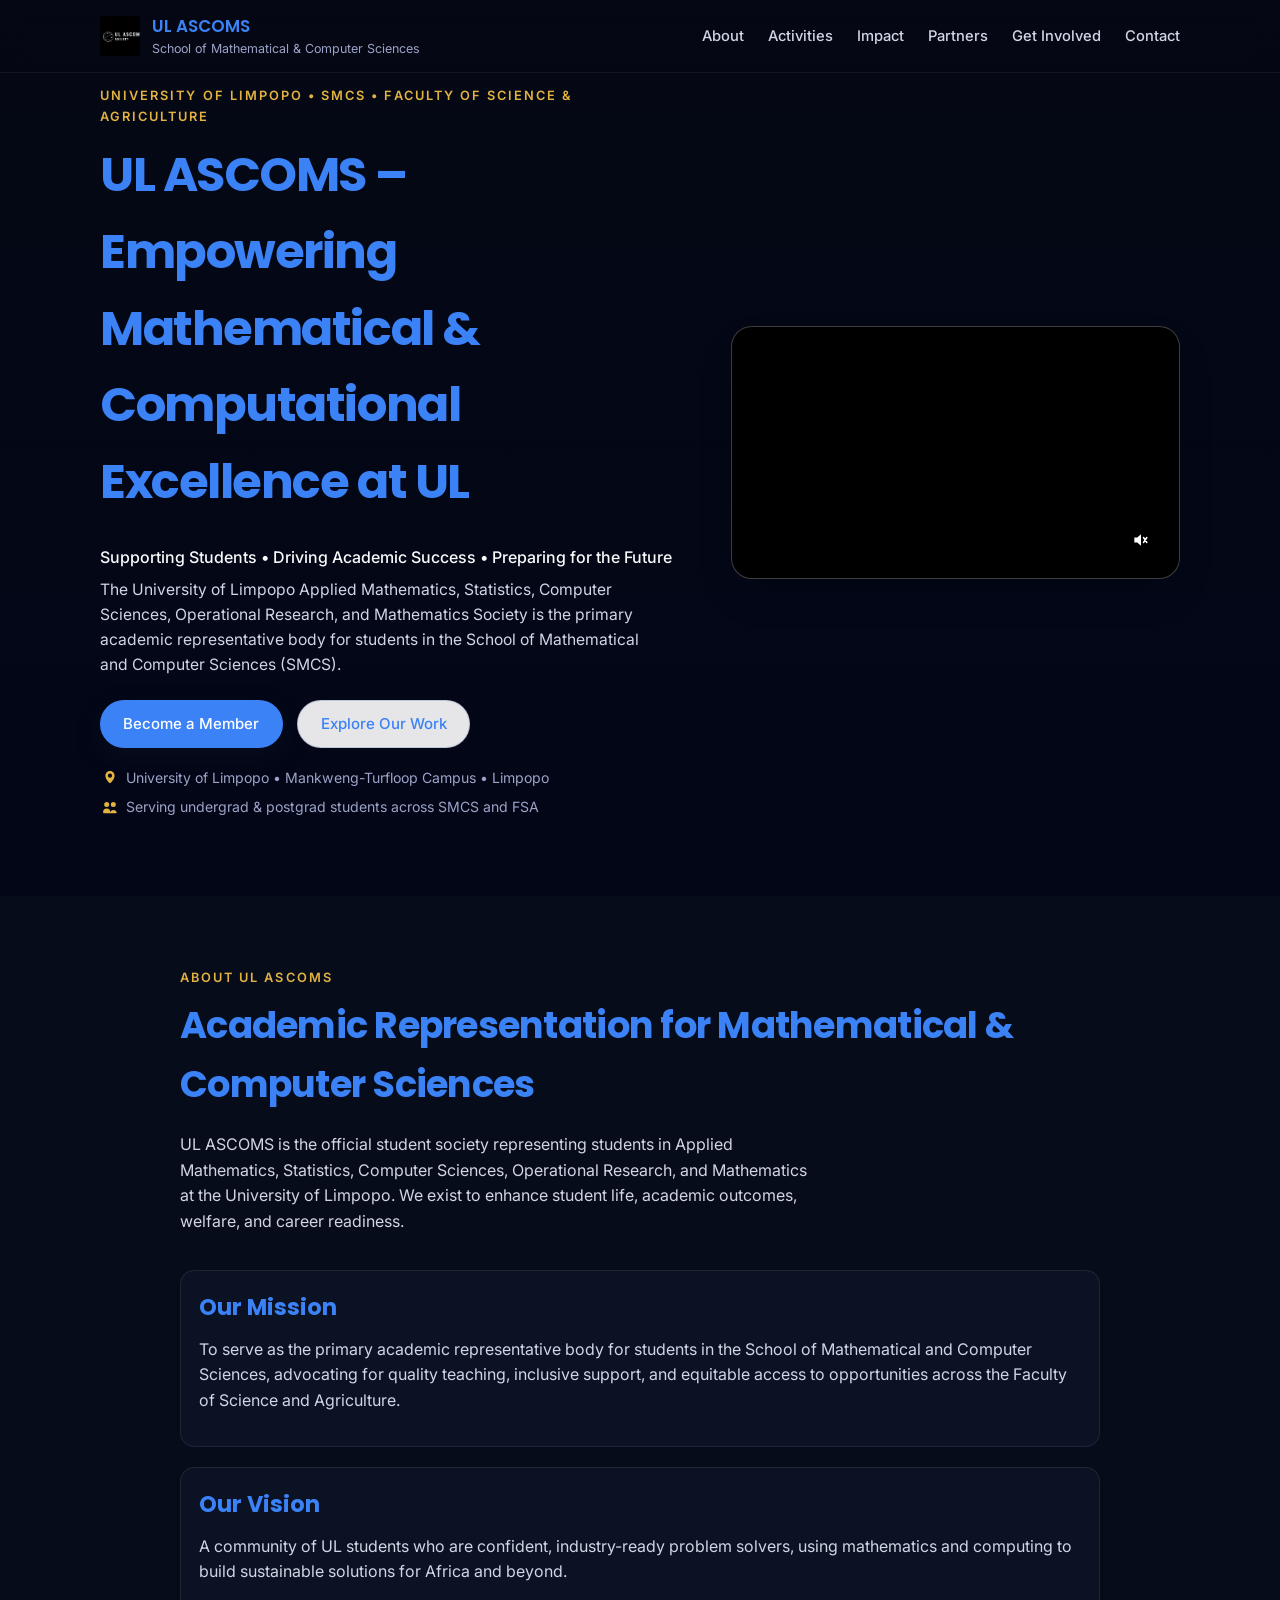
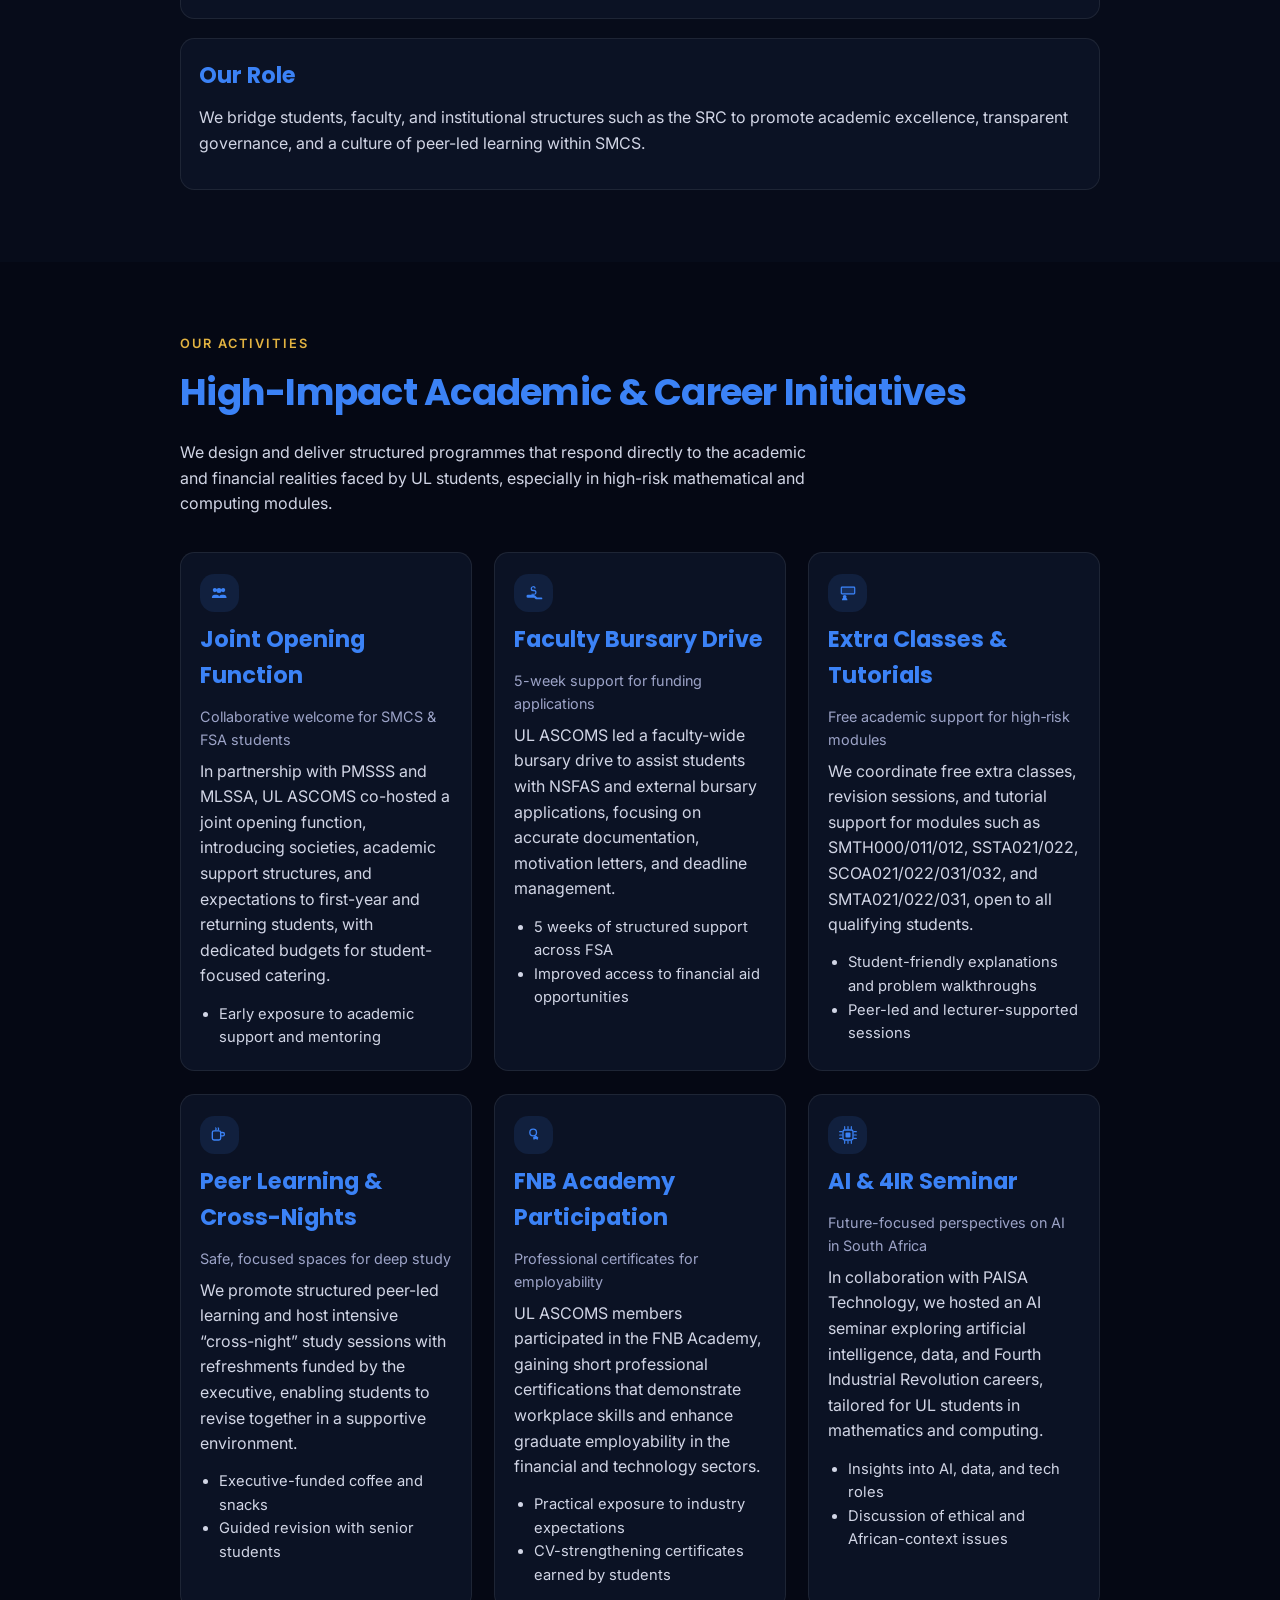
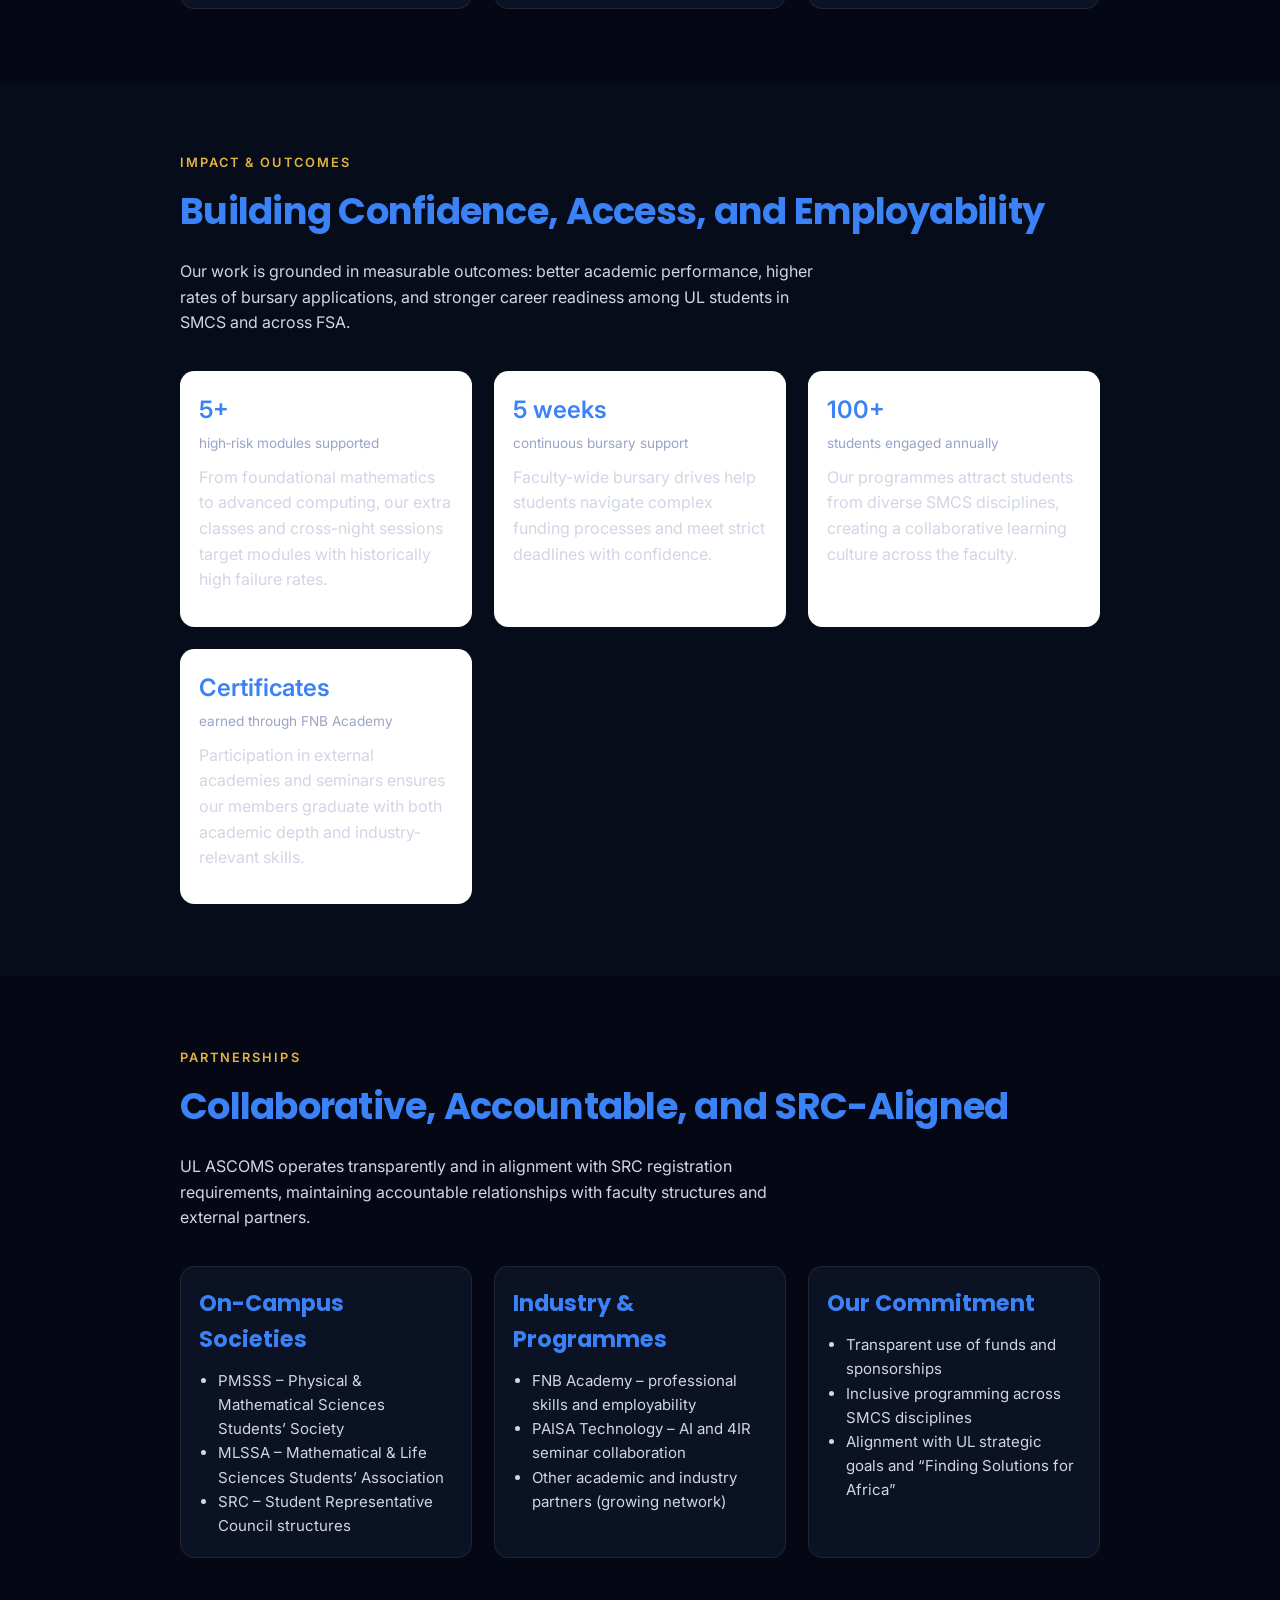
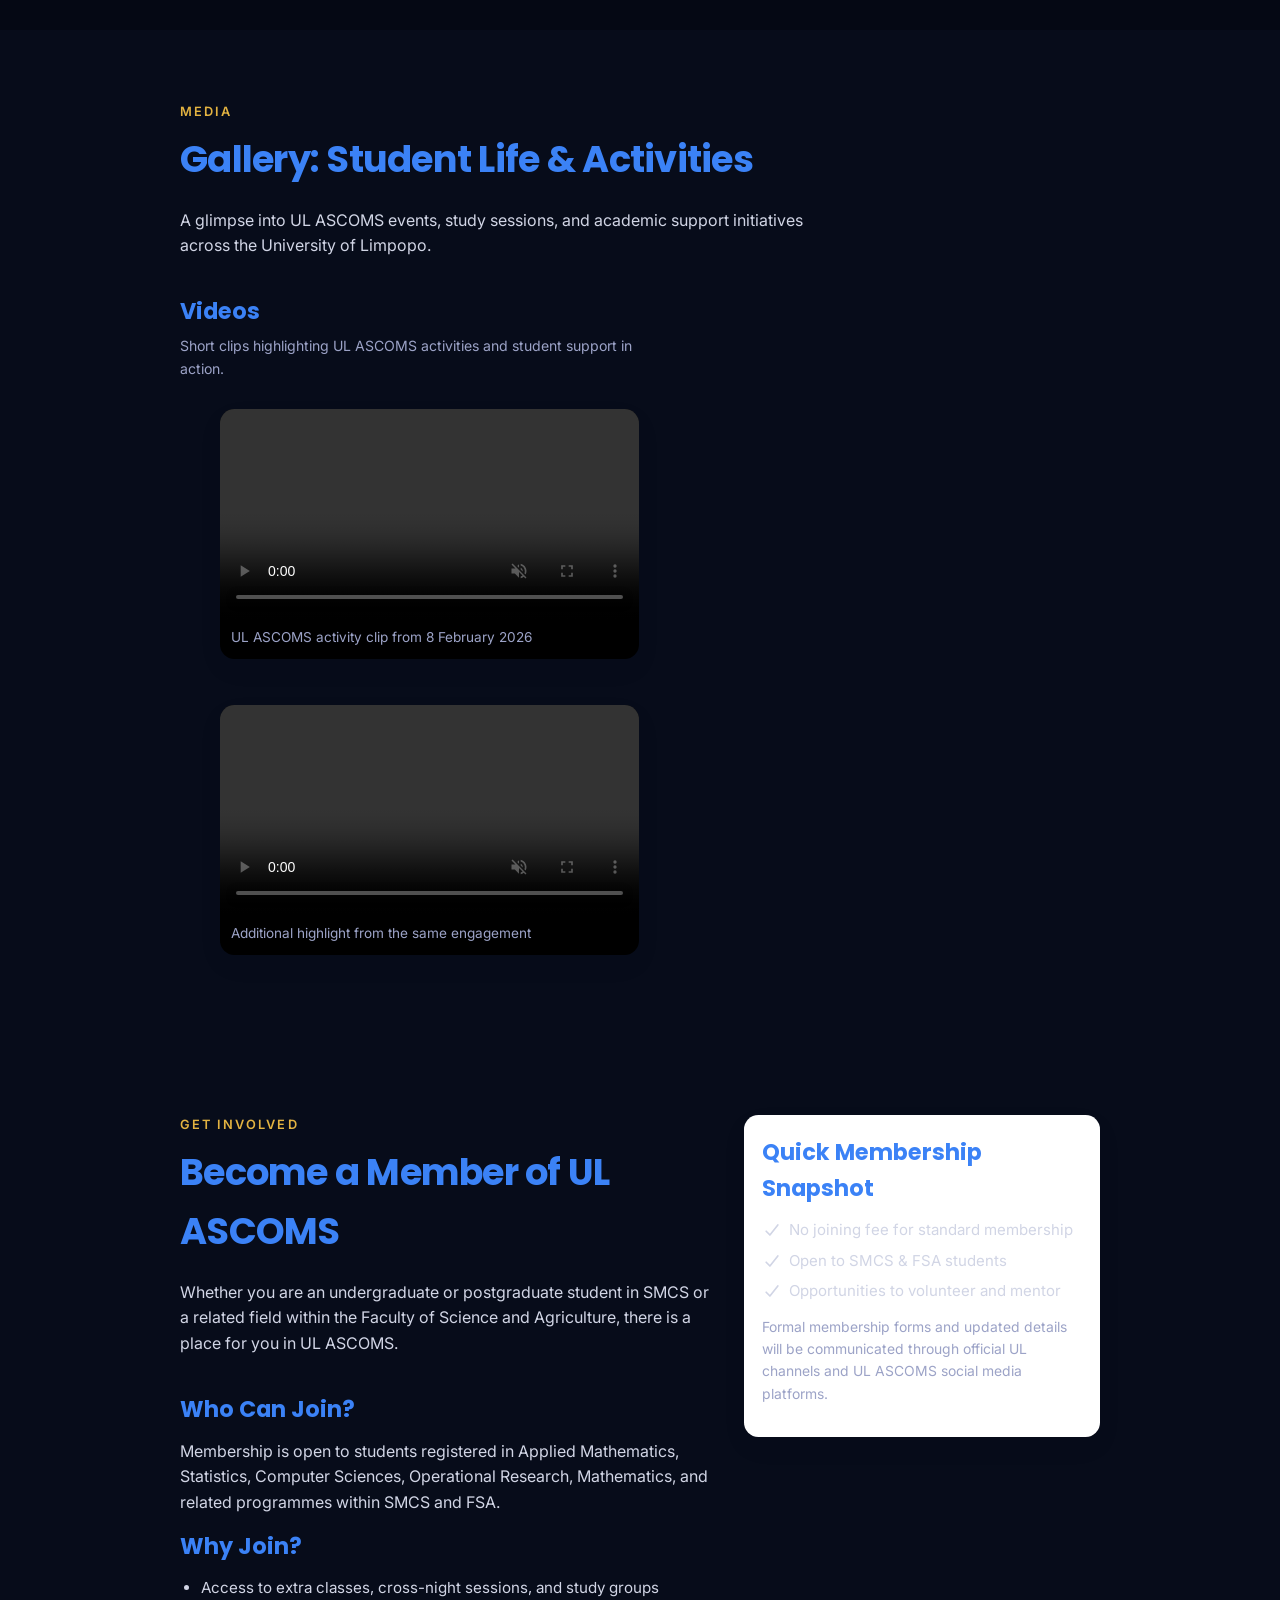
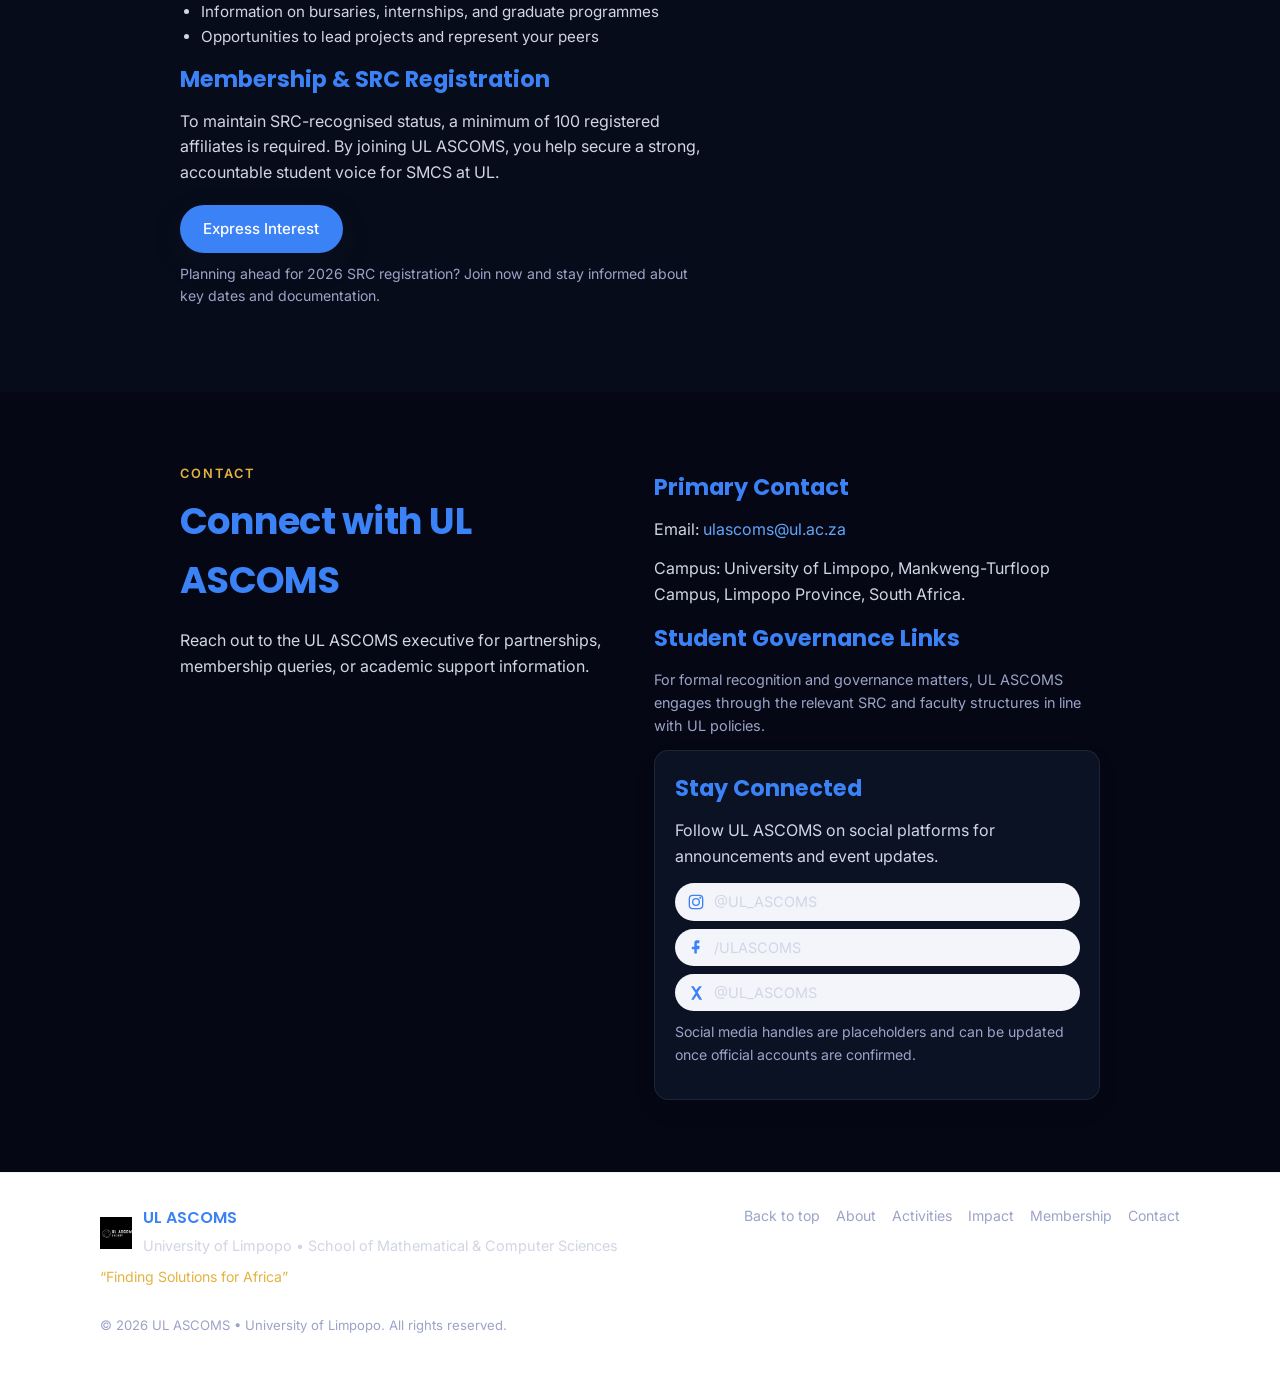
<file: index.html>
<!DOCTYPE html>
<html lang="en">
<head>
  <meta charset="UTF-8" />
  <meta name="viewport" content="width=device-width, initial-scale=1.0" />
  <title>UL ASCOMS – University of Limpopo</title>
  <meta name="description" content="UL ASCOMS – Official student society for Applied Mathematics, Statistics, Computer Sciences, Operational Research, and Mathematics at the University of Limpopo." />

  <!-- Favicon using UL ASCOMS logo -->
  <link rel="icon" type="image/png" href="ulascomslogo.jpg" />

  <!-- Google Fonts -->
  <link rel="preconnect" href="https://fonts.googleapis.com" />
  <link rel="preconnect" href="https://fonts.gstatic.com" crossorigin />
  <link href="https://fonts.googleapis.com/css2?family=Poppins:wght@400;500;600;700&family=Inter:wght@300;400;500;600&display=swap" rel="stylesheet" />

  <!-- Icons are provided via inline SVG sprite for consistent professional look -->

  <!-- Main Styles -->
<link rel="stylesheet" href="styles.css" />
</head>
<body>
  <!-- Skip to main content link for accessibility -->
  <a class="skip-link" href="#main">Skip to main content</a>
  <svg xmlns="http://www.w3.org/2000/svg" style="position:absolute;width:0;height:0;overflow:hidden" aria-hidden="true" focusable="false">
    <symbol id="location-dot" viewBox="0 0 24 24">
      <path fill="currentColor" d="M12 2.5c-3.03 0-5.5 2.47-5.5 5.5 0 3.87 4.34 8.26 5.02 8.94.27.27.69.27.96 0 .68-.68 5.02-5.07 5.02-8.94 0-3.03-2.47-5.5-5.5-5.5Zm0 3a2.5 2.5 0 1 1 0 5 2.5 2.5 0 0 1 0-5Z"/>
    </symbol>
    <symbol id="users" viewBox="0 0 24 24">
      <path fill="currentColor" d="M8 12a3 3 0 1 1 0-6 3 3 0 0 1 0 6Zm8 0a3 3 0 1 1 0-6 3 3 0 0 1 0 6Z"/>
      <path fill="currentColor" d="M3.75 18a4.25 4.25 0 0 1 8.5 0v.25c0 .69-.56 1.25-1.25 1.25H5c-.69 0-1.25-.56-1.25-1.25Zm8.5 0A4.25 4.25 0 0 1 20 18v.25c0 .69-.56 1.25-1.25 1.25h-6c-.69 0-1.25-.56-1.25-1.25Z"/>
    </symbol>
    <symbol id="people-group" viewBox="0 0 24 24">
      <path fill="currentColor" d="M7 11a2.5 2.5 0 1 1 0-5 2.5 2.5 0 0 1 0 5Zm10 0a2.5 2.5 0 1 1 0-5 2.5 2.5 0 0 1 0 5Zm-5 1a3 3 0 1 1 0-6 3 3 0 0 1 0 6Z"/>
      <path fill="currentColor" d="M3.5 17.5A3.5 3.5 0 0 1 7 14h2a3.5 3.5 0 0 1 3.5 3.5v.5H3.5Zm8.5.5v-.5A3.5 3.5 0 0 1 15.5 14h2a3.5 3.5 0 0 1 3.5 3.5v.5Z"/>
    </symbol>
    <symbol id="hand-holding-dollar" viewBox="0 0 24 24">
      <path fill="currentColor" d="M11 3.5a3 3 0 0 1 3 3h-1.5a1.5 1.5 0 1 0-3 0c0 .83.67 1.5 1.5 1.5h1a3 3 0 1 1 0 6h-3V13H12a1.5 1.5 0 1 0 0-3h-1a3 3 0 1 1 0-6Z"/>
      <path fill="currentColor" d="M3 15.75A1.75 1.75 0 0 1 4.75 14h5.5a4.75 4.75 0 0 1 3.36 1.39l2.09 2.11H21a1 1 0 0 1 0 2h-5.78a2.5 2.5 0 0 1-1.77-.73l-1.16-1.15H4.75A1.75 1.75 0 0 1 3 15.75Z"/>
    </symbol>
    <symbol id="chalkboard-teacher" viewBox="0 0 24 24">
      <rect x="3" y="4" width="18" height="10" rx="1.5" ry="1.5" fill="currentColor" opacity="0.16"/>
      <rect x="4" y="5" width="16" height="8" rx="1" ry="1" fill="none" stroke="currentColor" stroke-width="1.4"/>
      <circle cx="8" cy="16.5" r="2.25" fill="currentColor"/>
      <path fill="currentColor" d="M4.75 20.5a3.25 3.25 0 0 1 6.5 0v.25H4.75Z"/>
    </symbol>
    <symbol id="mug-hot" viewBox="0 0 24 24">
      <rect x="4" y="7" width="10" height="11" rx="2" ry="2" fill="none" stroke="currentColor" stroke-width="1.6"/>
      <path fill="none" stroke="currentColor" stroke-width="1.6" d="M14 9h2.5a2 2 0 0 1 0 4H14"/>
      <path fill="none" stroke="currentColor" stroke-width="1.4" stroke-linecap="round" d="M8 3.5c.8.8.8 1.7 0 2.5M11 3.5c.8.8.8 1.7 0 2.5"/>
    </symbol>
    <symbol id="certificate" viewBox="0 0 24 24">
      <circle cx="11" cy="9" r="4" fill="none" stroke="currentColor" stroke-width="1.6"/>
      <path fill="currentColor" d="M15 13.2 17.2 15l-.7 2.7-2.5-.9-2.5.9-.7-2.7L13 13.2a4.97 4.97 0 0 0 2 0Z"/>
    </symbol>
    <symbol id="microchip" viewBox="0 0 24 24">
      <rect x="6" y="6" width="12" height="12" rx="2" ry="2" fill="none" stroke="currentColor" stroke-width="1.6"/>
      <rect x="9" y="9" width="6" height="6" rx="1.2" ry="1.2" fill="currentColor"/>
      <path fill="none" stroke="currentColor" stroke-width="1.4" stroke-linecap="round" d="M12 2v3M16 2v3M8 2v3M12 19v3M16 19v3M8 19v3M2 12h3M2 8h3M2 16h3M19 12h3M19 8h3M19 16h3"/>
    </symbol>
    <symbol id="check" viewBox="0 0 24 24">
      <path fill="none" stroke="currentColor" stroke-width="2" stroke-linecap="round" stroke-linejoin="round" d="M5 13.5 9.5 18 19 6"/>
    </symbol>
    <symbol id="instagram" viewBox="0 0 24 24">
      <rect x="4" y="4" width="16" height="16" rx="4" ry="4" fill="none" stroke="currentColor" stroke-width="1.6"/>
      <circle cx="12" cy="12" r="4" fill="none" stroke="currentColor" stroke-width="1.6"/>
      <circle cx="17" cy="7" r="1.2" fill="currentColor"/>
    </symbol>
    <symbol id="facebook" viewBox="0 0 24 24">
      <path fill="currentColor" d="M13 4h2.2a1 1 0 0 1 1 1.2l-.4 2.3H13v3h2.4a1 1 0 0 1 .98 1.2l-.6 3H13v5h-3v-5H7v-3h3V7a3 3 0 0 1 3-3Z"/>
    </symbol>
    <symbol id="x-twitter" viewBox="0 0 24 24">
      <path fill="currentColor" d="M6 4h3.1l3 4.4L15.9 4H19l-5 7 5.4 9H16l-3.3-5-3.5 5H6.2L11.4 12Z"/>
    </symbol>
    <symbol id="volume-xmark" viewBox="0 0 24 24">
      <path fill="currentColor" d="M4 9v6h3.5L12 19V5L7.5 9H4Z"/>
      <path fill="none" stroke="currentColor" stroke-width="1.8" stroke-linecap="round" d="M15 9l4 6M19 9l-4 6"/>
    </symbol>
    <symbol id="volume-high" viewBox="0 0 24 24">
      <path fill="currentColor" d="M4 9v6h3.5L12 19V5L7.5 9H4Z"/>
      <path fill="none" stroke="currentColor" stroke-width="1.6" stroke-linecap="round" d="M15 9.5a3 3 0 0 1 0 5M17.5 7.5a5.5 5.5 0 0 1 0 9"/>
    </symbol>
  </svg>

  <!-- Site Header & Navigation -->
  <header class="site-header" id="top">
    <div class="container header-inner">
      <div class="logo-group">
        <img src="ulascomslogo.jpg" class="logo-image" alt="UL ASCOMS Society logo" />
        <div class="logo-text" aria-hidden="true">
          <span class="logo-title">UL ASCOMS</span>
          <span class="logo-subtitle">School of Mathematical &amp; Computer Sciences</span>
        </div>
      </div>

      <!-- Desktop Navigation -->
      <nav class="main-nav" aria-label="Main navigation">
        <button class="nav-toggle" aria-label="Toggle navigation" aria-expanded="false">
          <span class="nav-toggle-line"></span>
          <span class="nav-toggle-line"></span>
        </button>
        <ul class="nav-links">
          <li><a href="#about">About</a></li>
          <li><a href="#activities">Activities</a></li>
          <li><a href="#impact">Impact</a></li>
          <li><a href="#partners">Partners</a></li>
          <li><a href="#membership">Get Involved</a></li>
          <li><a href="#contact">Contact</a></li>
        </ul>
      </nav>
    </div>
  </header>

  <!-- Main Content -->
  <main id="main">
    <!-- Hero Section -->
    <section class="hero" aria-labelledby="hero-heading">
      <div class="container hero-grid">
        <div class="hero-content fade-in">
          <p class="eyebrow">University of Limpopo • SMCS • Faculty of Science & Agriculture</p>
          <h1 id="hero-heading">
            UL ASCOMS – Empowering Mathematical & Computational Excellence at UL
          </h1>
          <p class="hero-tagline">
            Supporting Students • Driving Academic Success • Preparing for the Future
          </p>
          <p class="hero-text">
            The University of Limpopo Applied Mathematics, Statistics, Computer Sciences, Operational Research, and Mathematics Society is the primary academic representative body for students in the School of Mathematical and Computer Sciences (SMCS).
          </p>
          <div class="hero-actions">
            <a href="#membership" class="btn btn-primary">Become a Member</a>
            <a href="#activities" class="btn btn-ghost">Explore Our Work</a>
          </div>
          <div class="hero-meta">
            <div class="meta-item">
              <svg class="icon icon-location" aria-hidden="true"><use href="#location-dot" xlink:href="#location-dot"></use></svg>
              <span>University of Limpopo • Mankweng-Turfloop Campus • Limpopo</span>
            </div>
            <div class="meta-item">
              <svg class="icon" aria-hidden="true"><use href="#users" xlink:href="#users"></use></svg>
              <span>Serving undergrad & postgrad students across SMCS and FSA</span>
            </div>
          </div>
        </div>

        <div class="hero-visual fade-in" aria-label="UL ASCOMS promotional video">
          <figure class="hero-video-frame">
            <video
              id="heroVideo"
              class="hero-video-element"
              src="picsandvides/WhatsApp Video 2026-02-08 at 13.49.12.mp4"
              preload="metadata"
              playsinline
              muted
            ></video>
            <button id="muteBtn" class="mute-btn" type="button" aria-label="Toggle sound">
              <svg id="muteIcon" class="icon" aria-hidden="true">
                <use href="#volume-xmark" xlink:href="#volume-xmark"></use>
              </svg>
            </button>
          </figure>
        </div>
      </div>
    </section>

    <!-- About Section -->
    <section class="section section-alt" id="about" aria-labelledby="about-heading">
      <div class="container section-inner fade-in">
        <header class="section-header">
          <p class="section-eyebrow">About UL ASCOMS</p>
          <h2 id="about-heading">Academic Representation for Mathematical & Computer Sciences</h2>
          <p class="section-intro">
            UL ASCOMS is the official student society representing students in Applied Mathematics, Statistics, Computer Sciences, Operational Research, and Mathematics at the University of Limpopo. We exist to enhance student life, academic outcomes, welfare, and career readiness.
          </p>
        </header>

        <div class="about-grid">
          <article class="about-card">
            <h3>Our Mission</h3>
            <p>
              To serve as the primary academic representative body for students in the School of Mathematical and Computer Sciences, advocating for quality teaching, inclusive support, and equitable access to opportunities across the Faculty of Science and Agriculture.
            </p>
          </article>

          <article class="about-card">
            <h3>Our Vision</h3>
            <p>
              A community of UL students who are confident, industry-ready problem solvers, using mathematics and computing to build sustainable solutions for Africa and beyond.
            </p>
          </article>

          <article class="about-card">
            <h3>Our Role</h3>
            <p>
              We bridge students, faculty, and institutional structures such as the SRC to promote academic excellence, transparent governance, and a culture of peer-led learning within SMCS.
            </p>
          </article>
        </div>
      </div>
    </section>

    <!-- Activities Section -->
    <section class="section" id="activities" aria-labelledby="activities-heading">
      <div class="container section-inner fade-in">
        <header class="section-header">
          <p class="section-eyebrow">Our Activities</p>
          <h2 id="activities-heading">High-Impact Academic & Career Initiatives</h2>
          <p class="section-intro">
            We design and deliver structured programmes that respond directly to the academic and financial realities faced by UL students, especially in high-risk mathematical and computing modules.
          </p>
        </header>

        <div class="activities-grid">
          <!-- Joint Opening Function -->
          <article class="card">
            <div class="card-icon">
              <svg class="icon" aria-hidden="true"><use href="#people-group" xlink:href="#people-group"></use></svg>
            </div>
            <h3>Joint Opening Function</h3>
            <p class="card-tagline">Collaborative welcome for SMCS & FSA students</p>
            <p>
              In partnership with PMSSS and MLSSA, UL ASCOMS co-hosted a joint opening function, introducing societies, academic support structures, and expectations to first-year and returning students, with dedicated budgets for student-focused catering.
            </p>
            <ul class="card-list">
              <li>Early exposure to academic support and mentoring</li>
            </ul>
          </article>

          <!-- Bursary Drive -->
          <article class="card">
            <div class="card-icon">
              <svg class="icon" aria-hidden="true"><use href="#hand-holding-dollar" xlink:href="#hand-holding-dollar"></use></svg>
            </div>
            <h3>Faculty Bursary Drive</h3>
            <p class="card-tagline">5-week support for funding applications</p>
            <p>
              UL ASCOMS led a faculty-wide bursary drive to assist students with NSFAS and external bursary applications, focusing on accurate documentation, motivation letters, and deadline management.
            </p>
            <ul class="card-list">
              <li>5 weeks of structured support across FSA</li>
              <li>Improved access to financial aid opportunities</li>
            </ul>
          </article>

          <!-- Extra Classes -->
          <article class="card">
            <div class="card-icon">
              <svg class="icon" aria-hidden="true"><use href="#chalkboard-teacher" xlink:href="#chalkboard-teacher"></use></svg>
            </div>
            <h3>Extra Classes & Tutorials</h3>
            <p class="card-tagline">Free academic support for high‑risk modules</p>
            <p>
              We coordinate free extra classes, revision sessions, and tutorial support for modules such as SMTH000/011/012, SSTA021/022, SCOA021/022/031/032, and SMTA021/022/031, open to all qualifying students.
            </p>
            <ul class="card-list">
              <li>Student-friendly explanations and problem walkthroughs</li>
              <li>Peer-led and lecturer-supported sessions</li>
            </ul>
          </article>

          <!-- Peer Learning & Cross-Nights -->
          <article class="card">
            <div class="card-icon">
              <svg class="icon" aria-hidden="true"><use href="#mug-hot" xlink:href="#mug-hot"></use></svg>
            </div>
            <h3>Peer Learning & Cross-Nights</h3>
            <p class="card-tagline">Safe, focused spaces for deep study</p>
            <p>
              We promote structured peer-led learning and host intensive “cross-night” study sessions with refreshments funded by the executive, enabling students to revise together in a supportive environment.
            </p>
            <ul class="card-list">
              <li>Executive-funded coffee and snacks</li>
              <li>Guided revision with senior students</li>
            </ul>
          </article>

          <!-- FNB Academy -->
          <article class="card">
            <div class="card-icon">
              <svg class="icon" aria-hidden="true"><use href="#certificate" xlink:href="#certificate"></use></svg>
            </div>
            <h3>FNB Academy Participation</h3>
            <p class="card-tagline">Professional certificates for employability</p>
            <p>
              UL ASCOMS members participated in the FNB Academy, gaining short professional certifications that demonstrate workplace skills and enhance graduate employability in the financial and technology sectors.
            </p>
            <ul class="card-list">
              <li>Practical exposure to industry expectations</li>
              <li>CV-strengthening certificates earned by students</li>
            </ul>
          </article>

          <!-- AI Seminar -->
          <article class="card">
            <div class="card-icon">
              <svg class="icon" aria-hidden="true"><use href="#microchip" xlink:href="#microchip"></use></svg>
            </div>
            <h3>AI & 4IR Seminar</h3>
            <p class="card-tagline">Future-focused perspectives on AI in South Africa</p>
            <p>
              In collaboration with PAISA Technology, we hosted an AI seminar exploring artificial intelligence, data, and Fourth Industrial Revolution careers, tailored for UL students in mathematics and computing.
            </p>
            <ul class="card-list">
              <li>Insights into AI, data, and tech roles</li>
              <li>Discussion of ethical and African-context issues</li>
            </ul>
          </article>
        </div>
      </div>
    </section>

    <!-- Impact Section -->
    <section class="section section-alt" id="impact" aria-labelledby="impact-heading">
      <div class="container section-inner fade-in">
        <header class="section-header">
          <p class="section-eyebrow">Impact & Outcomes</p>
          <h2 id="impact-heading">Building Confidence, Access, and Employability</h2>
          <p class="section-intro">
            Our work is grounded in measurable outcomes: better academic performance, higher rates of bursary applications, and stronger career readiness among UL students in SMCS and across FSA.
          </p>
        </header>

        <div class="impact-grid">
          <article class="impact-card">
            <div class="impact-value">
              <span class="impact-number">5+</span>
              <span class="impact-label">high‑risk modules supported</span>
            </div>
            <p>
              From foundational mathematics to advanced computing, our extra classes and cross-night sessions target modules with historically high failure rates.
            </p>
          </article>

          <article class="impact-card">
            <div class="impact-value">
              <span class="impact-number">5 weeks</span>
              <span class="impact-label">continuous bursary support</span>
            </div>
            <p>
              Faculty-wide bursary drives help students navigate complex funding processes and meet strict deadlines with confidence.
            </p>
          </article>

          <article class="impact-card">
            <div class="impact-value">
              <span class="impact-number">100+</span>
              <span class="impact-label">students engaged annually</span>
            </div>
            <p>
              Our programmes attract students from diverse SMCS disciplines, creating a collaborative learning culture across the faculty.
            </p>
          </article>

          <article class="impact-card">
            <div class="impact-value">
              <span class="impact-number">Certificates</span>
              <span class="impact-label">earned through FNB Academy</span>
            </div>
            <p>
              Participation in external academies and seminars ensures our members graduate with both academic depth and industry-relevant skills.
            </p>
          </article>
        </div>
      </div>
    </section>

    <!-- Partnerships Section -->
    <section class="section" id="partners" aria-labelledby="partners-heading">
      <div class="container section-inner fade-in">
        <header class="section-header">
          <p class="section-eyebrow">Partnerships</p>
          <h2 id="partners-heading">Collaborative, Accountable, and SRC-Aligned</h2>
          <p class="section-intro">
            UL ASCOMS operates transparently and in alignment with SRC registration requirements, maintaining accountable relationships with faculty structures and external partners.
          </p>
        </header>

        <div class="partners-grid">
          <article class="partner-card">
            <h3>On-Campus Societies</h3>
            <ul>
              <li>PMSSS – Physical & Mathematical Sciences Students’ Society</li>
              <li>MLSSA – Mathematical & Life Sciences Students’ Association</li>
              <li>SRC – Student Representative Council structures</li>
            </ul>
          </article>

          <article class="partner-card">
            <h3>Industry & Programmes</h3>
            <ul>
              <li>FNB Academy – professional skills and employability</li>
              <li>PAISA Technology – AI and 4IR seminar collaboration</li>
              <li>Other academic and industry partners (growing network)</li>
            </ul>
          </article>

          <article class="partner-card">
            <h3>Our Commitment</h3>
            <ul>
              <li>Transparent use of funds and sponsorships</li>
              <li>Inclusive programming across SMCS disciplines</li>
              <li>Alignment with UL strategic goals and “Finding Solutions for Africa”</li>
            </ul>
          </article>
        </div>
      </div>
    </section>

    <section class="section section-alt" id="media" aria-labelledby="media-heading">
      <div class="container section-inner fade-in">
        <header class="section-header">
          <p class="section-eyebrow">Media</p>
          <h2 id="media-heading">Gallery: Student Life & Activities</h2>
          <p class="section-intro">
            A glimpse into UL ASCOMS events, study sessions, and academic support initiatives across the University of Limpopo.
          </p>
        </header>

        <div class="media-layout">
          

          <div class="media-gallery">
            <h3>Videos</h3>
            <p class="media-note">Short clips highlighting UL ASCOMS activities and student support in action.</p>
            <div class="media-video-grid">
              <figure class="media-video">
                <video
                  src="picsandvides/WhatsApp Video 2026-02-08 at 13.47.55.mp4"
                  controls
                  preload="metadata"
                  playsinline
                  muted
                ></video>
                <figcaption>UL ASCOMS activity clip from 8 February 2026</figcaption>
              </figure>
              <figure class="media-video">
                <video
                  src="picsandvides/WhatsApp Video 2026-02-08 at 13.47.55 (1).mp4"
                  controls
                  preload="metadata"
                  playsinline
                  muted
                ></video>
                <figcaption>Additional highlight from the same engagement</figcaption>
              </figure>

            </div>
          </div>
        </div>
      </div>
    </section>

    <!-- Membership / Get Involved Section -->
    <section class="section section-alt" id="membership" aria-labelledby="membership-heading">
      <div class="container section-inner membership-layout fade-in">
        <div class="membership-content">
          <header class="section-header">
            <p class="section-eyebrow">Get Involved</p>
            <h2 id="membership-heading">Become a Member of UL ASCOMS</h2>
            <p class="section-intro">
              Whether you are an undergraduate or postgraduate student in SMCS or a related field within the Faculty of Science and Agriculture, there is a place for you in UL ASCOMS.
            </p>
          </header>

          <div class="membership-details">
            <h3>Who Can Join?</h3>
            <p>
              Membership is open to students registered in Applied Mathematics, Statistics, Computer Sciences, Operational Research, Mathematics, and related programmes within SMCS and FSA.
            </p>

            <h3>Why Join?</h3>
            <ul>
              <li>Access to extra classes, cross-night sessions, and study groups</li>
              <li>Information on bursaries, internships, and graduate programmes</li>
              <li>Opportunities to lead projects and represent your peers</li>
            </ul>

            <h3>Membership & SRC Registration</h3>
            <p>
              To maintain SRC-recognised status, a minimum of 100 registered affiliates is required. By joining UL ASCOMS, you help secure a strong, accountable student voice for SMCS at UL.
            </p>
          </div>

          <div class="membership-cta">
            <a href="#contact" class="btn btn-primary">Express Interest</a>
            <p class="helper-text">
              Planning ahead for 2026 SRC registration? Join now and stay informed about key dates and documentation.
            </p>
          </div>
        </div>

        <aside class="membership-aside" aria-label="Membership summary">
          <div class="aside-card">
            <h3>Quick Membership Snapshot</h3>
            <ul class="aside-list">
              <li><svg class="icon" aria-hidden="true"><use href="#check" xlink:href="#check"></use></svg> No joining fee for standard membership</li>
                            <li><svg class="icon" aria-hidden="true"><use href="#check" xlink:href="#check"></use></svg> Open to SMCS & FSA students</li>
                            <li><svg class="icon" aria-hidden="true"><use href="#check" xlink:href="#check"></use></svg> Opportunities to volunteer and mentor</li>
            </ul>
            <p class="aside-note">
              Formal membership forms and updated details will be communicated through official UL channels and UL ASCOMS social media platforms.
            </p>
          </div>
        </aside>
      </div>
    </section>

    <!-- Contact Section -->
    <section class="section" id="contact" aria-labelledby="contact-heading">
      <div class="container section-inner contact-layout fade-in">
        <header class="section-header">
          <p class="section-eyebrow">Contact</p>
          <h2 id="contact-heading">Connect with UL ASCOMS</h2>
          <p class="section-intro">
            Reach out to the UL ASCOMS executive for partnerships, membership queries, or academic support information.
          </p>
        </header>

        <div class="contact-content">
          <div class="contact-details">
            <h3>Primary Contact</h3>
            <p>
              Email:
              <a href="mailto:ulascoms@ul.ac.za">ulascoms@ul.ac.za</a>
            </p>
            <p>
              Campus: University of Limpopo, Mankweng-Turfloop Campus, Limpopo Province, South Africa.
            </p>

            <h3>Student Governance Links</h3>
            <p class="contact-note">
              For formal recognition and governance matters, UL ASCOMS engages through the relevant SRC and faculty structures in line with UL policies.
            </p>
          </div>

          <div class="contact-card">
            <h3>Stay Connected</h3>
            <p>Follow UL ASCOMS on social platforms for announcements and event updates.</p>
            <div class="social-links" aria-label="UL ASCOMS social media">
              <a href="#" aria-label="UL ASCOMS on Instagram">
                <svg class="icon" aria-hidden="true"><use href="#instagram" xlink:href="#instagram"></use></svg>
                <span>@UL_ASCOMS</span>
              </a>
              <a href="#" aria-label="UL ASCOMS on Facebook">
                <svg class="icon" aria-hidden="true"><use href="#facebook" xlink:href="#facebook"></use></svg>
                <span>/ULASCOMS</span>
              </a>
              <a href="#" aria-label="UL ASCOMS on X (Twitter)">
                <svg class="icon" aria-hidden="true"><use href="#x-twitter" xlink:href="#x-twitter"></use></svg>
                <span>@UL_ASCOMS</span>
              </a>
            </div>

            <p class="helper-text">
              Social media handles are placeholders and can be updated once official accounts are confirmed.
            </p>
          </div>
        </div>
      </div>
    </section>
  </main>

  <!-- Footer -->
  <footer class="site-footer">
    <div class="container footer-inner">
      <div class="footer-brand">
        <div class="footer-logo-row">
          <img src="ulascomslogo.jpg" class="footer-logo-image" alt="UL ASCOMS Society logo" />
          <div>
            <p class="footer-title">UL ASCOMS</p>
            <p class="footer-subtitle">University of Limpopo • School of Mathematical &amp; Computer Sciences</p>
          </div>
        </div>
        <p class="footer-motto">“Finding Solutions for Africa”</p>
      </div>

      <nav class="footer-nav" aria-label="Footer navigation">
        <a href="#top">Back to top</a>
        <a href="#about">About</a>
        <a href="#activities">Activities</a>
        <a href="#impact">Impact</a>
        <a href="#membership">Membership</a>
        <a href="#contact">Contact</a>
      </nav>

      <p class="footer-meta">
        © 2026 UL ASCOMS • University of Limpopo. All rights reserved.
      </p>
    </div>
  </footer>

  <!-- Main Script -->
  <script src="script.js"></script>
</body>
</html>
</file>
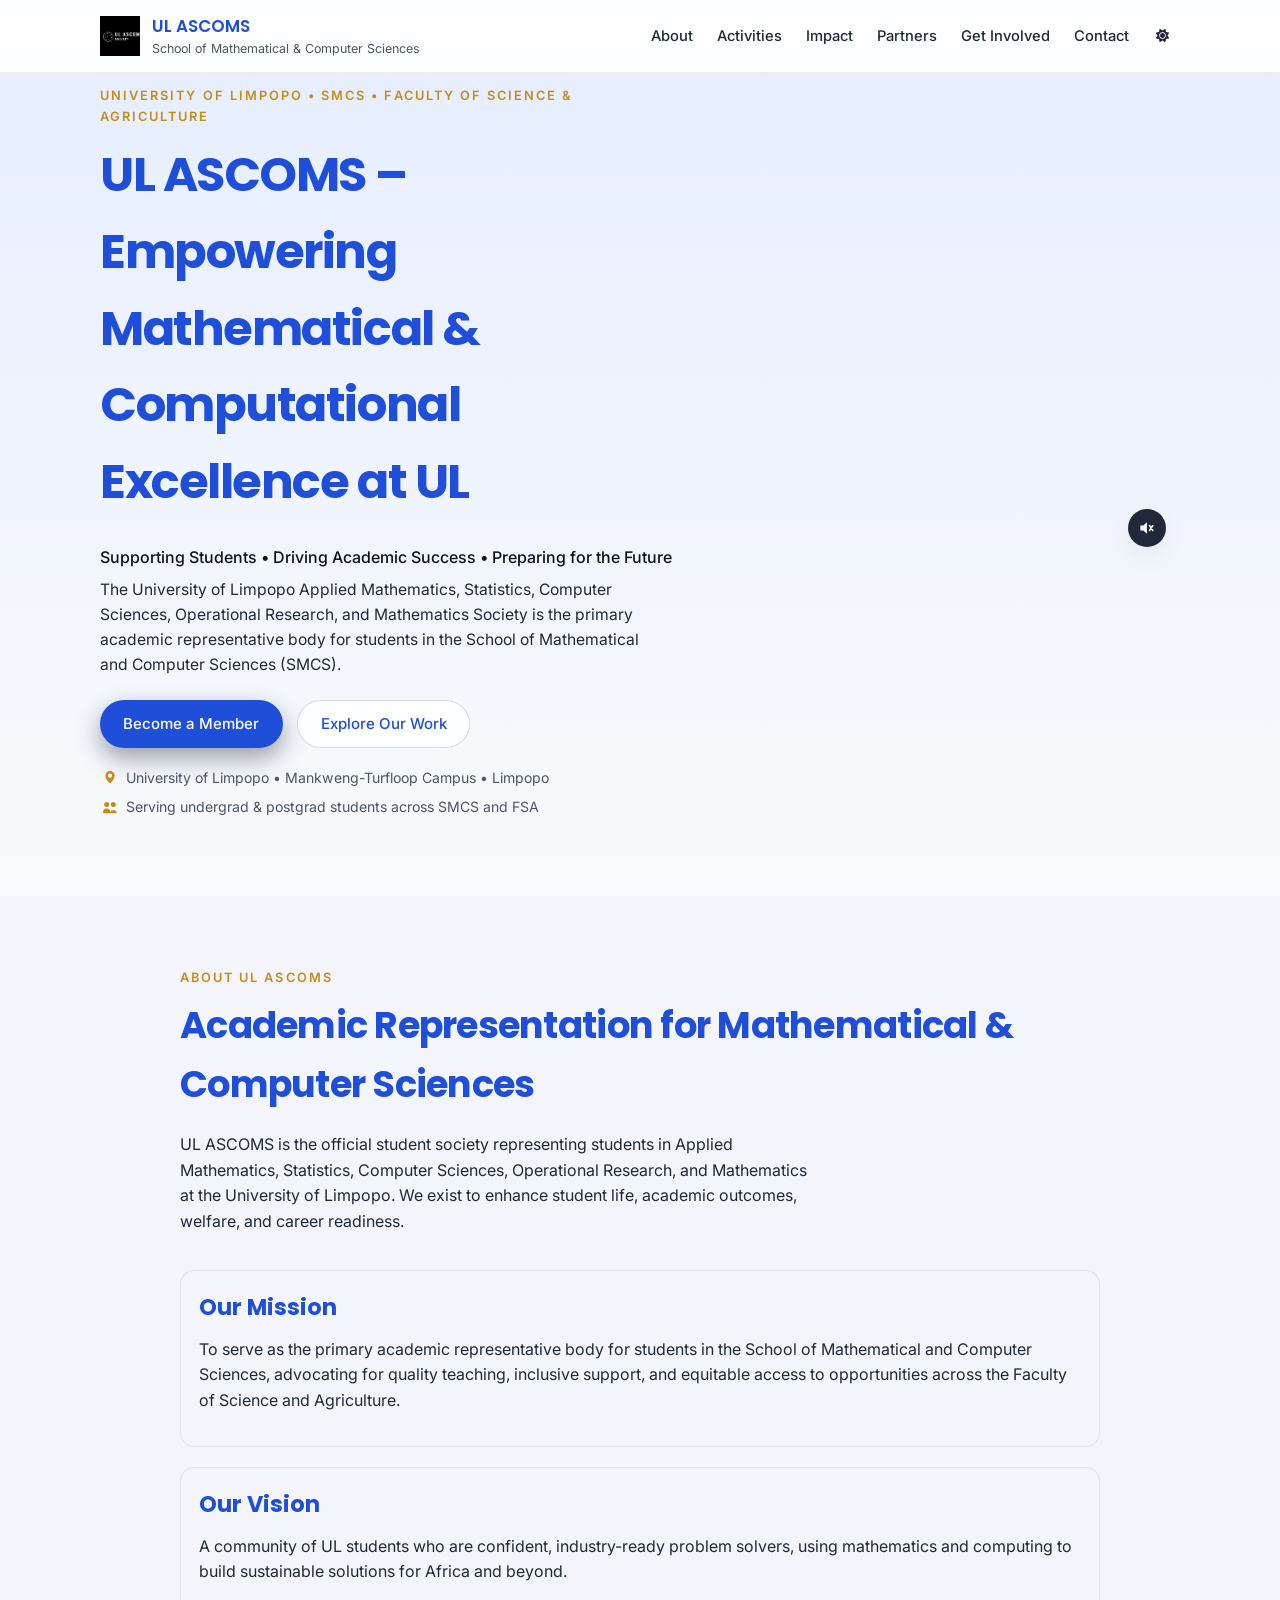
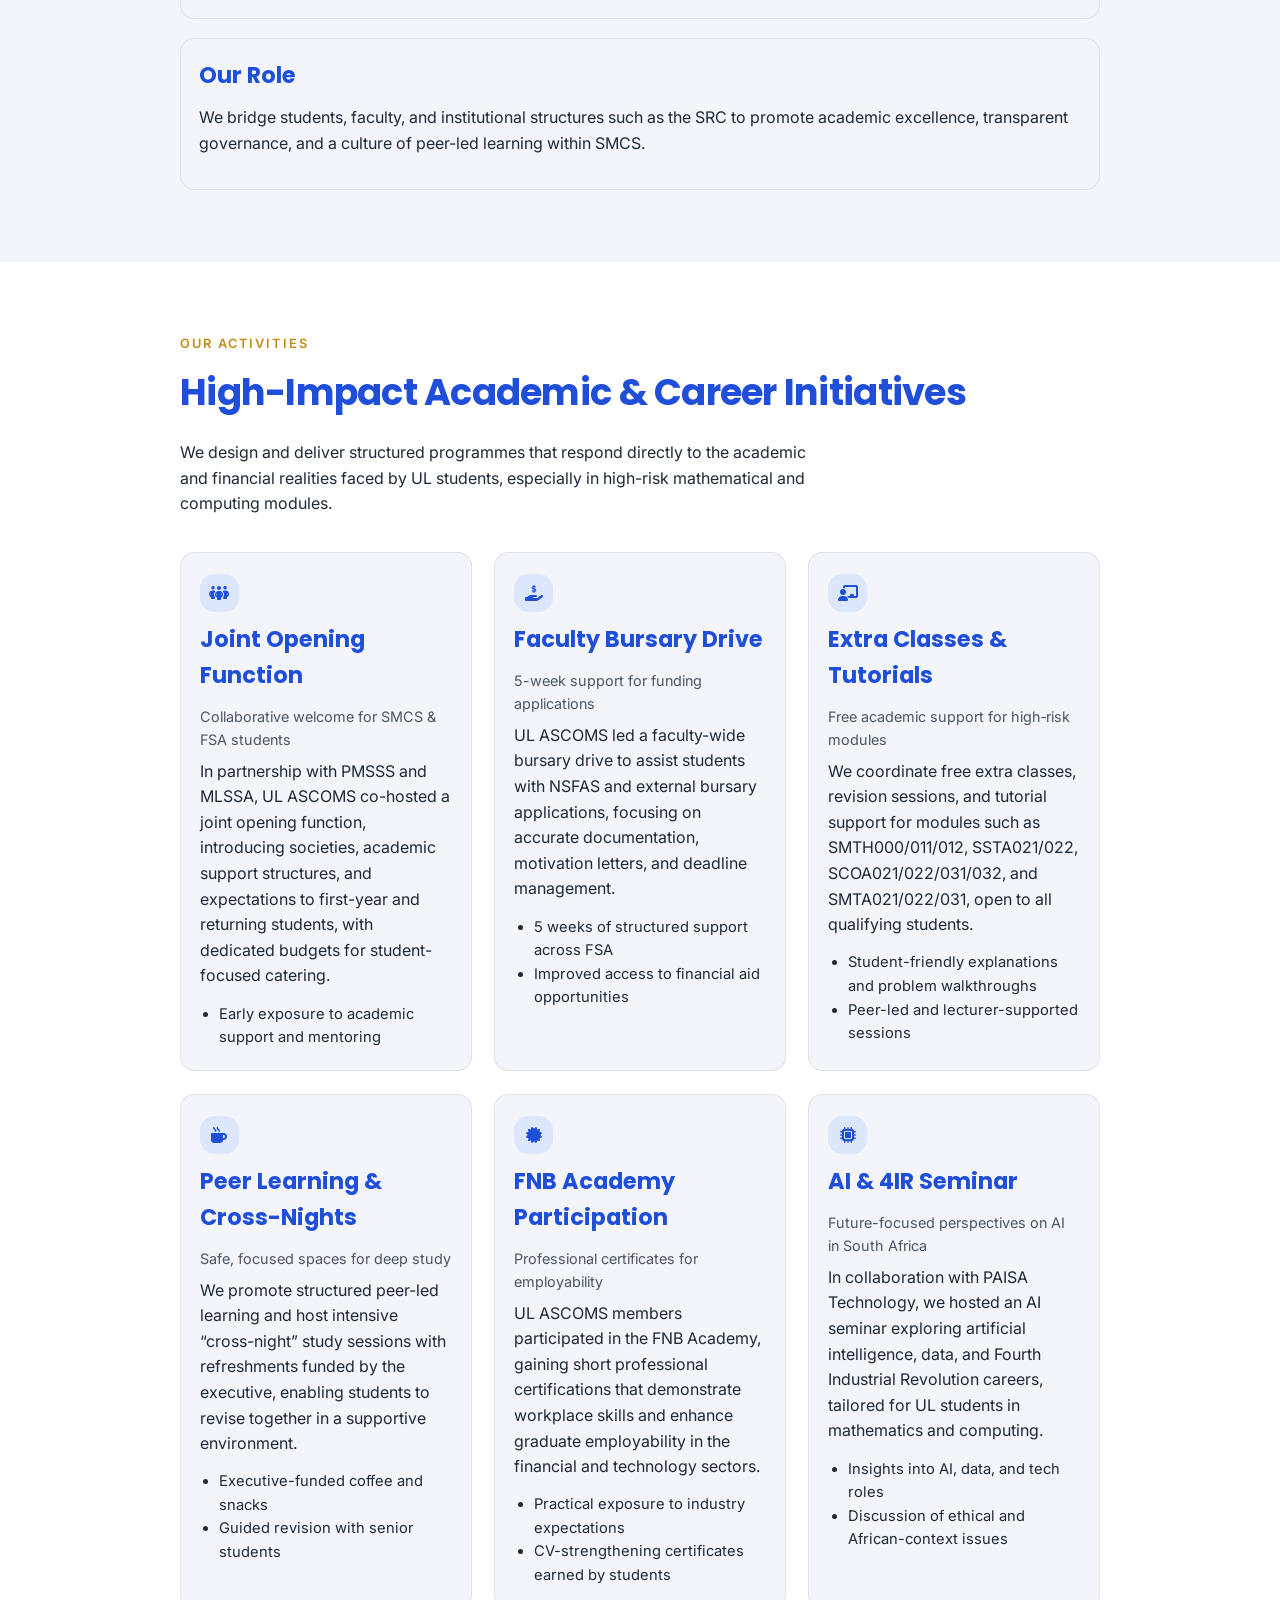
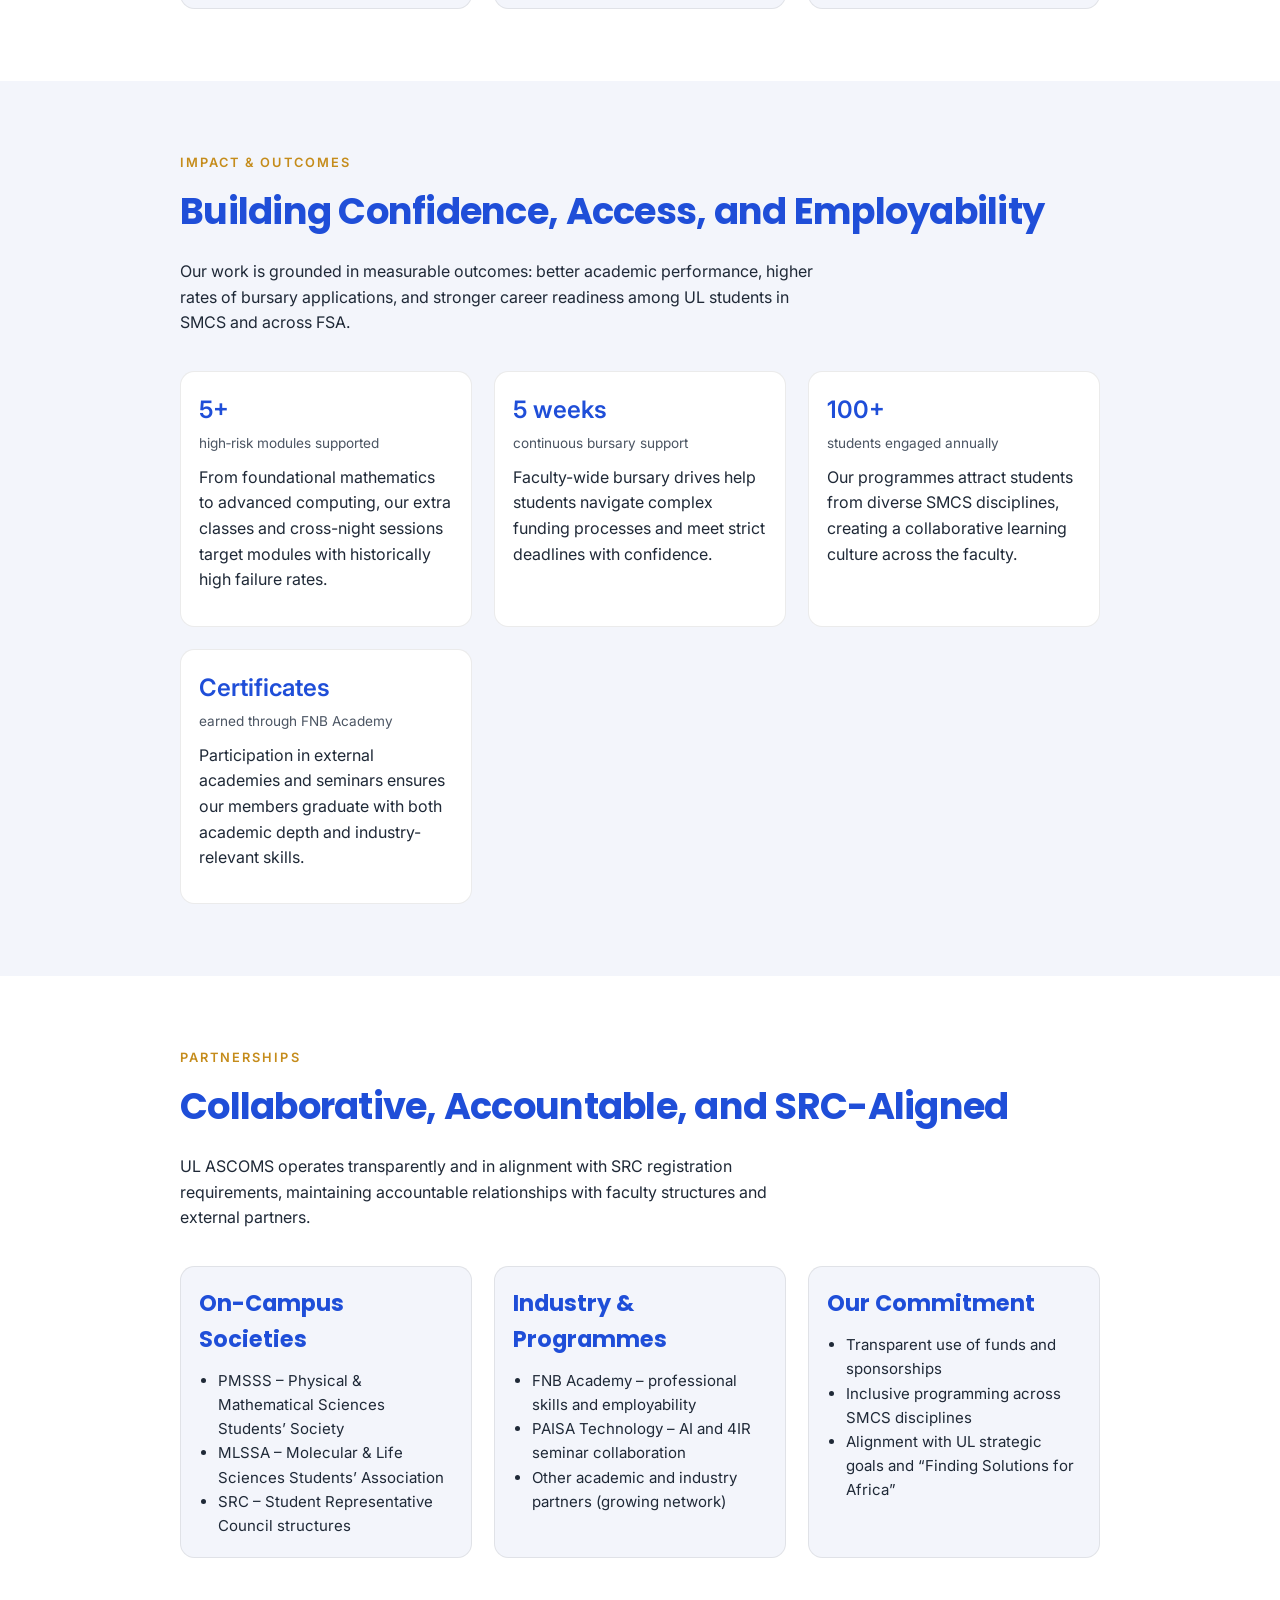
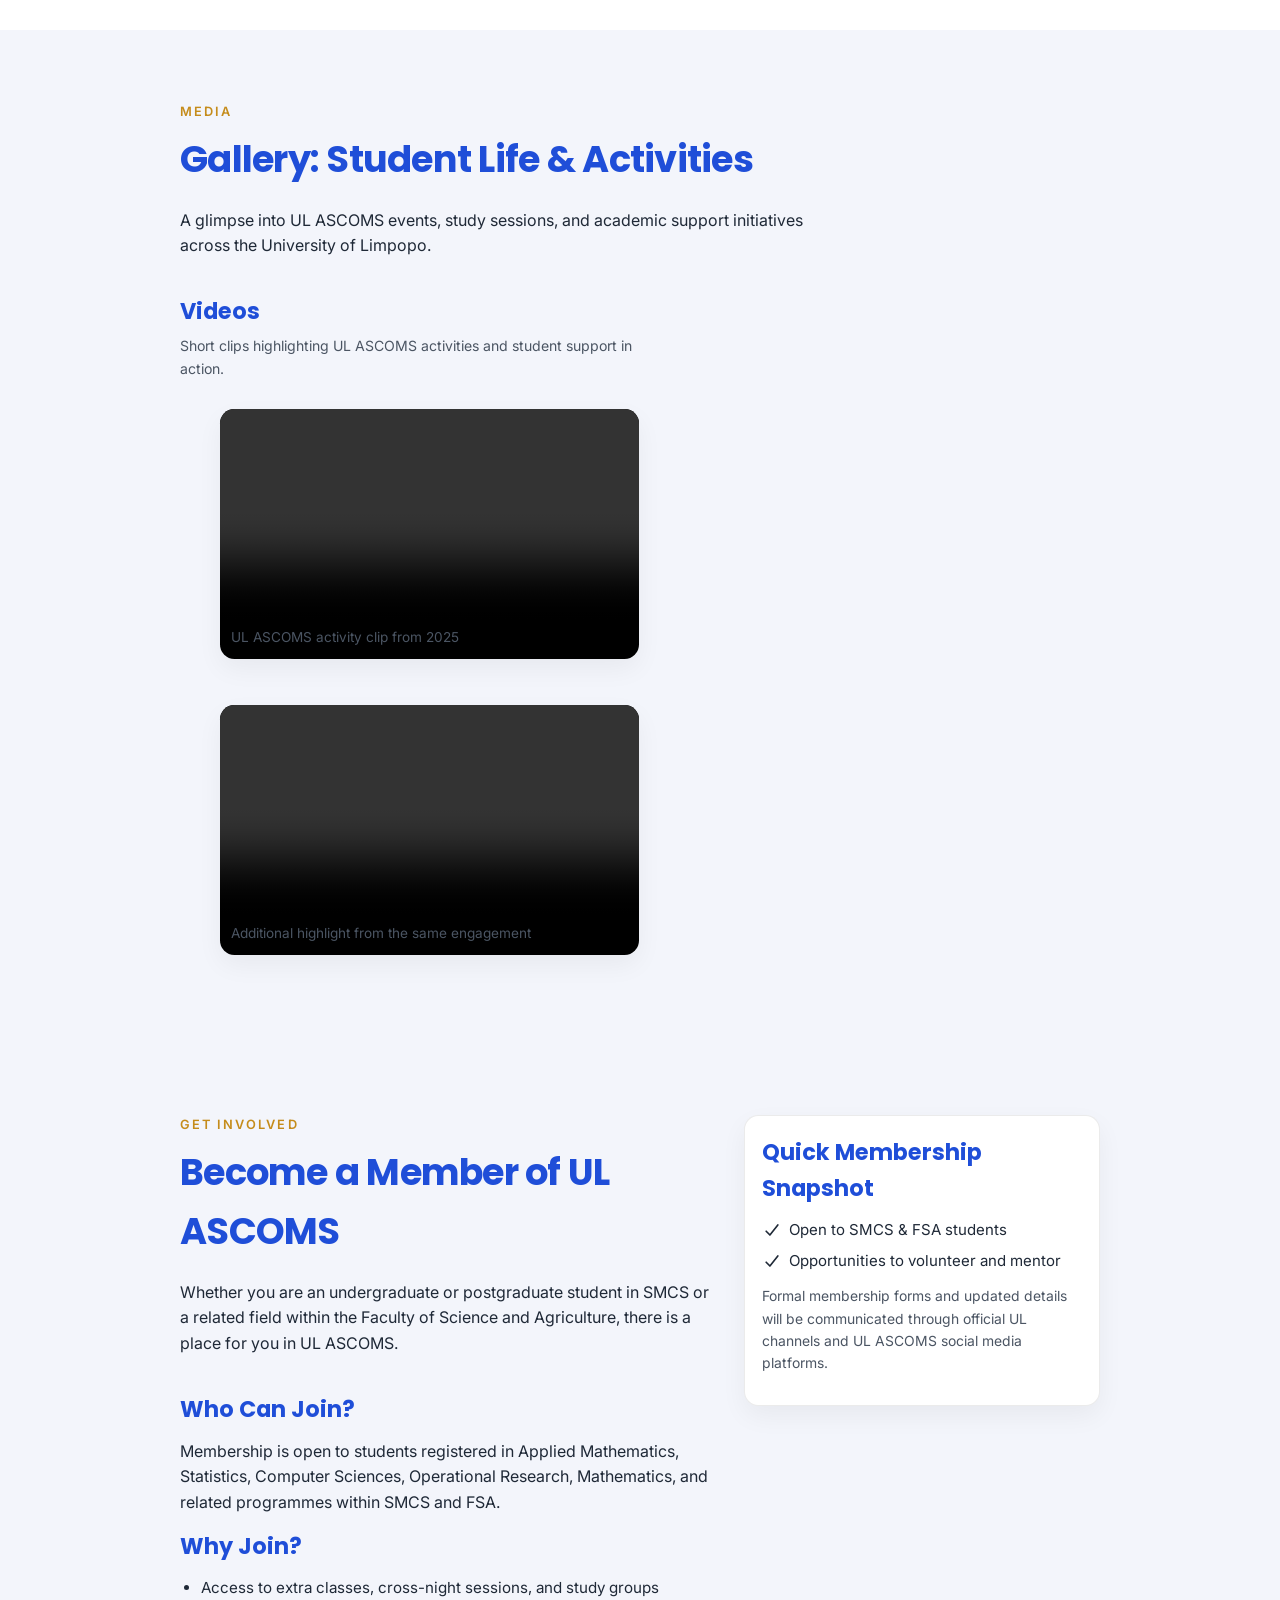
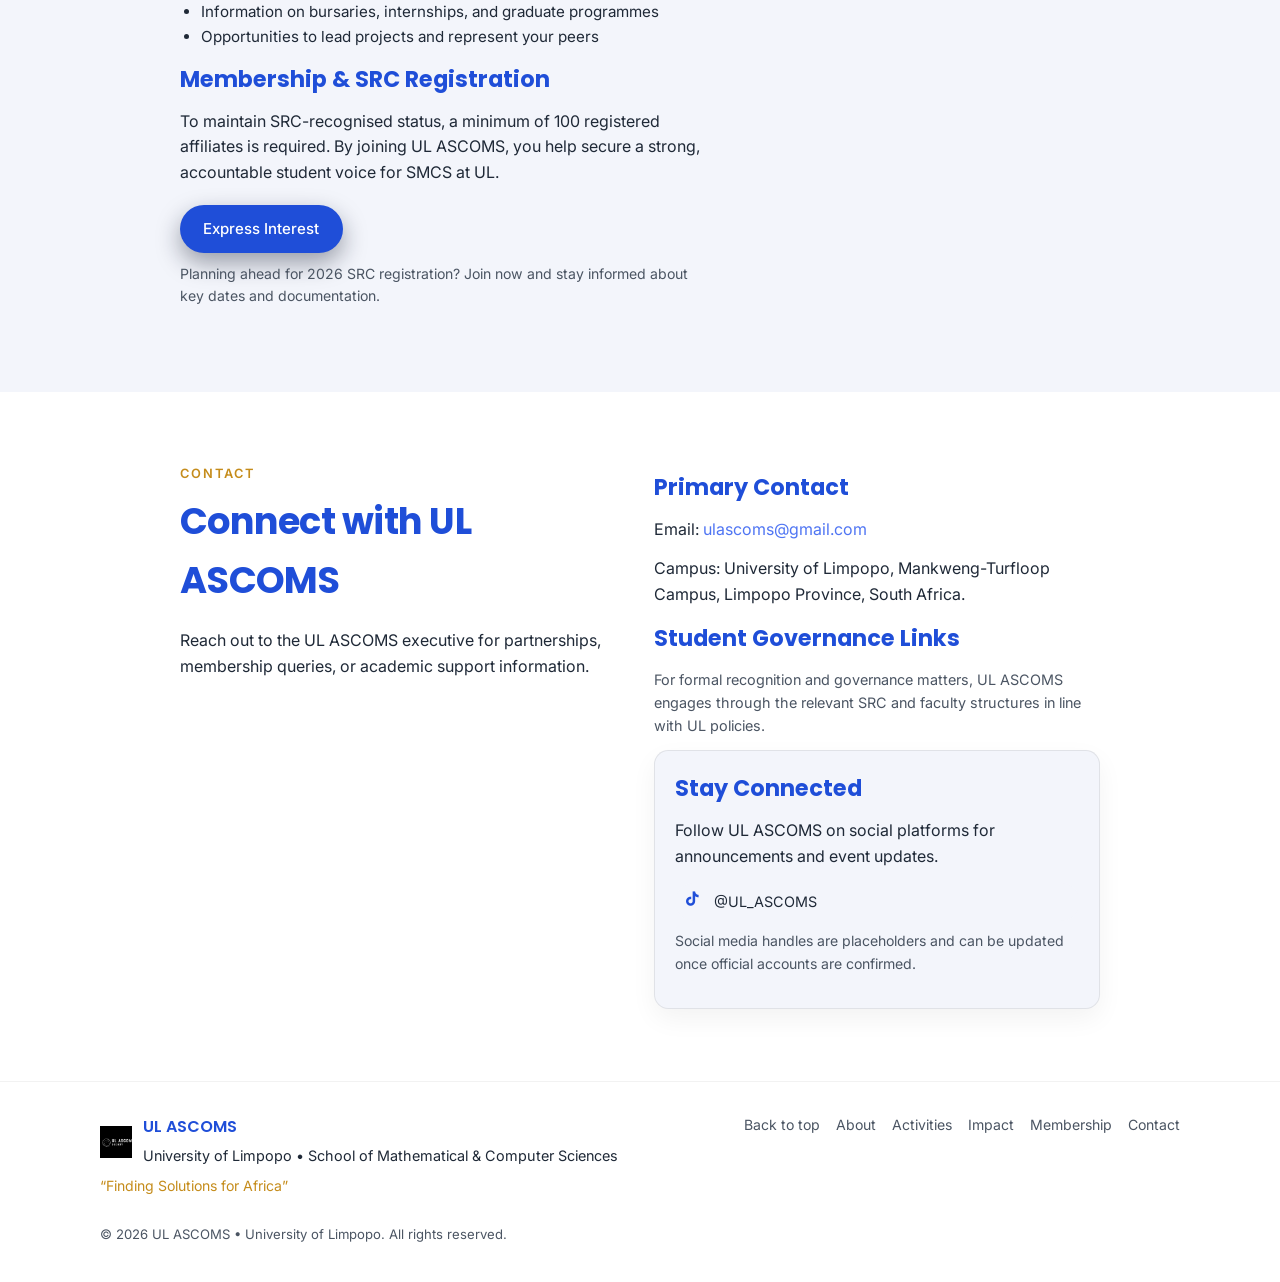
<file: ULASCOMS_WEBSIRE/index.html>
<!DOCTYPE html>
<html lang="en" data-theme="light">
<head>
  <meta charset="UTF-8" />
  <meta name="viewport" content="width=device-width, initial-scale=1.0" />
  <title>UL ASCOMS – University of Limpopo</title>
  <meta name="description" content="UL ASCOMS – Official student society for Applied Mathematics, Statistics, Computer Sciences, Operational Research, and Mathematics at the University of Limpopo." />

  <!-- Favicon using UL ASCOMS logo -->
  <link rel="icon" type="image/png" href="ulascomslogo.jpg" />
  <link
    rel="stylesheet"
    href="https://cdnjs.cloudflare.com/ajax/libs/font-awesome/6.5.1/css/all.min.css"
  />

  <!-- Google Fonts -->
  <link rel="preconnect" href="https://fonts.googleapis.com" />
  <link rel="preconnect" href="https://fonts.gstatic.com" crossorigin />
  <link href="https://fonts.googleapis.com/css2?family=Poppins:wght@400;500;600;700&family=Inter:wght@300;400;500;600&display=swap" rel="stylesheet" />

  <!-- Icons are provided via inline SVG sprite for consistent professional look -->

  <script>
    (function () {
      try {
        var stored = localStorage.getItem("theme");
        var theme = stored === "dark" ? "dark" : "light";
        if (theme === "light") {
          document.documentElement.setAttribute("data-theme", "light");
        } else {
          document.documentElement.removeAttribute("data-theme");
        }
      } catch (e) {
        document.documentElement.setAttribute("data-theme", "light");
      }
    })();
  </script>

  <!-- Main Styles -->
  <link rel="stylesheet" href="styles.css" />
</head>
<body>
  <!-- Skip to main content link for accessibility -->
  <a class="skip-link" href="#main">Skip to main content</a>
  <svg xmlns="http://www.w3.org/2000/svg" style="position:absolute;width:0;height:0;overflow:hidden" aria-hidden="true" focusable="false">
    <symbol id="location-dot" viewBox="0 0 24 24">
      <path fill="currentColor" d="M12 2.5c-3.03 0-5.5 2.47-5.5 5.5 0 3.87 4.34 8.26 5.02 8.94.27.27.69.27.96 0 .68-.68 5.02-5.07 5.02-8.94 0-3.03-2.47-5.5-5.5-5.5Zm0 3a2.5 2.5 0 1 1 0 5 2.5 2.5 0 0 1 0-5Z"/>
    </symbol>
    <symbol id="users" viewBox="0 0 24 24">
      <path fill="currentColor" d="M8 12a3 3 0 1 1 0-6 3 3 0 0 1 0 6Zm8 0a3 3 0 1 1 0-6 3 3 0 0 1 0 6Z"/>
      <path fill="currentColor" d="M3.75 18a4.25 4.25 0 0 1 8.5 0v.25c0 .69-.56 1.25-1.25 1.25H5c-.69 0-1.25-.56-1.25-1.25Zm8.5 0A4.25 4.25 0 0 1 20 18v.25c0 .69-.56 1.25-1.25 1.25h-6c-.69 0-1.25-.56-1.25-1.25Z"/>
    </symbol>
    <symbol id="people-group" viewBox="0 0 24 24">
      <path fill="currentColor" d="M7 11a2.5 2.5 0 1 1 0-5 2.5 2.5 0 0 1 0 5Zm10 0a2.5 2.5 0 1 1 0-5 2.5 2.5 0 0 1 0 5Zm-5 1a3 3 0 1 1 0-6 3 3 0 0 1 0 6Z"/>
      <path fill="currentColor" d="M3.5 17.5A3.5 3.5 0 0 1 7 14h2a3.5 3.5 0 0 1 3.5 3.5v.5H3.5Zm8.5.5v-.5A3.5 3.5 0 0 1 15.5 14h2a3.5 3.5 0 0 1 3.5 3.5v.5Z"/>
    </symbol>
    <symbol id="hand-holding-dollar" viewBox="0 0 24 24">
      <path fill="currentColor" d="M11 3.5a3 3 0 0 1 3 3h-1.5a1.5 1.5 0 1 0-3 0c0 .83.67 1.5 1.5 1.5h1a3 3 0 1 1 0 6h-3V13H12a1.5 1.5 0 1 0 0-3h-1a3 3 0 1 1 0-6Z"/>
      <path fill="currentColor" d="M3 15.75A1.75 1.75 0 0 1 4.75 14h5.5a4.75 4.75 0 0 1 3.36 1.39l2.09 2.11H21a1 1 0 0 1 0 2h-5.78a2.5 2.5 0 0 1-1.77-.73l-1.16-1.15H4.75A1.75 1.75 0 0 1 3 15.75Z"/>
    </symbol>
    <symbol id="chalkboard-teacher" viewBox="0 0 24 24">
      <rect x="3" y="4" width="18" height="10" rx="1.5" ry="1.5" fill="currentColor" opacity="0.16"/>
      <rect x="4" y="5" width="16" height="8" rx="1" ry="1" fill="none" stroke="currentColor" stroke-width="1.4"/>
      <circle cx="8" cy="16.5" r="2.25" fill="currentColor"/>
      <path fill="currentColor" d="M4.75 20.5a3.25 3.25 0 0 1 6.5 0v.25H4.75Z"/>
    </symbol>
    <symbol id="mug-hot" viewBox="0 0 24 24">
      <rect x="4" y="7" width="10" height="11" rx="2" ry="2" fill="none" stroke="currentColor" stroke-width="1.6"/>
      <path fill="none" stroke="currentColor" stroke-width="1.6" d="M14 9h2.5a2 2 0 0 1 0 4H14"/>
      <path fill="none" stroke="currentColor" stroke-width="1.4" stroke-linecap="round" d="M8 3.5c.8.8.8 1.7 0 2.5M11 3.5c.8.8.8 1.7 0 2.5"/>
    </symbol>
    <symbol id="certificate" viewBox="0 0 24 24">
      <circle cx="11" cy="9" r="4" fill="none" stroke="currentColor" stroke-width="1.6"/>
      <path fill="currentColor" d="M15 13.2 17.2 15l-.7 2.7-2.5-.9-2.5.9-.7-2.7L13 13.2a4.97 4.97 0 0 0 2 0Z"/>
    </symbol>
    <symbol id="microchip" viewBox="0 0 24 24">
      <rect x="6" y="6" width="12" height="12" rx="2" ry="2" fill="none" stroke="currentColor" stroke-width="1.6"/>
      <rect x="9" y="9" width="6" height="6" rx="1.2" ry="1.2" fill="currentColor"/>
      <path fill="none" stroke="currentColor" stroke-width="1.4" stroke-linecap="round" d="M12 2v3M16 2v3M8 2v3M12 19v3M16 19v3M8 19v3M2 12h3M2 8h3M2 16h3M19 12h3M19 8h3M19 16h3"/>
    </symbol>
    <symbol id="check" viewBox="0 0 24 24">
      <path fill="none" stroke="currentColor" stroke-width="2" stroke-linecap="round" stroke-linejoin="round" d="M5 13.5 9.5 18 19 6"/>
    </symbol>
    <symbol id="instagram" viewBox="0 0 24 24">
      <rect x="4" y="4" width="16" height="16" rx="4" ry="4" fill="none" stroke="currentColor" stroke-width="1.6"/>
      <circle cx="12" cy="12" r="4" fill="none" stroke="currentColor" stroke-width="1.6"/>
      <circle cx="17" cy="7" r="1.2" fill="currentColor"/>
    </symbol>
    <symbol id="facebook" viewBox="0 0 24 24">
      <path fill="currentColor" d="M13 4h2.2a1 1 0 0 1 1 1.2l-.4 2.3H13v3h2.4a1 1 0 0 1 .98 1.2l-.6 3H13v5h-3v-5H7v-3h3V7a3 3 0 0 1 3-3Z"/>
    </symbol>
    <symbol id="x-twitter" viewBox="0 0 24 24">
      <path fill="currentColor" d="M6 4h3.1l3 4.4L15.9 4H19l-5 7 5.4 9H16l-3.3-5-3.5 5H6.2L11.4 12Z"/>
    </symbol>
    <symbol id="volume-xmark" viewBox="0 0 24 24">
      <path fill="currentColor" d="M4 9v6h3.5L12 19V5L7.5 9H4Z"/>
      <path fill="none" stroke="currentColor" stroke-width="1.8" stroke-linecap="round" d="M15 9l4 6M19 9l-4 6"/>
    </symbol>
    <symbol id="volume-high" viewBox="0 0 24 24">
      <path fill="currentColor" d="M4 9v6h3.5L12 19V5L7.5 9H4Z"/>
      <path fill="none" stroke="currentColor" stroke-width="1.6" stroke-linecap="round" d="M15 9.5a3 3 0 0 1 0 5M17.5 7.5a5.5 5.5 0 0 1 0 9"/>
    </symbol>
  </svg>

  <!-- Site Header & Navigation -->
  <header class="site-header" id="top">
    <div class="container header-inner">
      <div class="logo-group">
        <img src="ulascomslogo.jpg" class="logo-image" alt="UL ASCOMS Society logo" />
        <div class="logo-text" aria-hidden="true">
          <span class="logo-title">UL ASCOMS</span>
          <span class="logo-subtitle">School of Mathematical &amp; Computer Sciences</span>
        </div>
      </div>

      <!-- Desktop Navigation -->
      <nav class="main-nav" aria-label="Main navigation">
        <button class="nav-toggle" aria-label="Toggle navigation" aria-expanded="false">
          <span class="nav-toggle-line"></span>
          <span class="nav-toggle-line"></span>
          <span class="nav-toggle-line"></span>
        </button>
        <ul class="nav-links">
          <li><a href="about.html">About</a></li>
          <li><a href="activities.html">Activities</a></li>
          <li><a href="impact.html">Impact</a></li>
          <li><a href="partners.html">Partners</a></li>
          <li><a href="membership.html">Get Involved</a></li>
          <li><a href="contact.html">Contact</a></li>
        </ul>
        <button class="theme-toggle" aria-label="Switch to light mode">
          <i class="fa-solid fa-moon"></i>
        </button>
      </nav>
    </div>
  </header>

  <!-- Main Content -->
  <main id="main">
    <!-- Hero Section -->
    <section class="hero" aria-labelledby="hero-heading">
      <div class="container hero-grid">
        <div class="hero-content fade-in">
          <p class="eyebrow">University of Limpopo • SMCS • Faculty of Science & Agriculture</p>
          <h1 id="hero-heading">
            UL ASCOMS – Empowering Mathematical & Computational Excellence at UL
          </h1>
          <p class="hero-tagline">
            Supporting Students • Driving Academic Success • Preparing for the Future
          </p>
          <p class="hero-text">
            The University of Limpopo Applied Mathematics, Statistics, Computer Sciences, Operational Research, and Mathematics Society is the primary academic representative body for students in the School of Mathematical and Computer Sciences (SMCS).
          </p>
          <div class="hero-actions">
            <a href="membership.html" class="btn btn-primary">Become a Member</a>
            <a href="activities.html" class="btn btn-ghost">Explore Our Work</a>
          </div>
          <div class="hero-meta">
            <div class="meta-item">
              <svg class="icon icon-location" aria-hidden="true"><use href="#location-dot" xlink:href="#location-dot"></use></svg>
              <span>University of Limpopo • Mankweng-Turfloop Campus • Limpopo</span>
            </div>
            <div class="meta-item">
              <svg class="icon" aria-hidden="true"><use href="#users" xlink:href="#users"></use></svg>
              <span>Serving undergrad & postgrad students across SMCS and FSA</span>
            </div>
          </div>
        </div>

        <div class="hero-visual fade-in" aria-label="UL ASCOMS promotional video">
          <figure class="hero-video-frame1">
            <video
              id="heroVideo"
              class="hero-video-element"
              src="picsandvides/WhatsApp Video 2026-02-08 at 13.49.12.mp4"
              preload="metadata"
              playsinline
              muted
            ></video>
            <button id="muteBtn" class="mute-btn" type="button" aria-label="Toggle sound">
              <svg id="muteIcon" class="icon" aria-hidden="true">
                <use href="#volume-xmark" xlink:href="#volume-xmark"></use>
              </svg>
            </button>
          </figure>
        </div>
      </div>
    </section>

    <!-- About Section -->
    <section class="section section-alt" id="about" aria-labelledby="about-heading">
      <div class="container section-inner fade-in">
        <header class="section-header">
          <p class="section-eyebrow">About UL ASCOMS</p>
          <h2 id="about-heading">Academic Representation for Mathematical & Computer Sciences</h2>
          <p class="section-intro">
            UL ASCOMS is the official student society representing students in Applied Mathematics, Statistics, Computer Sciences, Operational Research, and Mathematics at the University of Limpopo. We exist to enhance student life, academic outcomes, welfare, and career readiness.
          </p>
        </header>

        <div class="about-grid">
          <article class="about-card">
            <h3>Our Mission</h3>
            <p>
              To serve as the primary academic representative body for students in the School of Mathematical and Computer Sciences, advocating for quality teaching, inclusive support, and equitable access to opportunities across the Faculty of Science and Agriculture.
            </p>
          </article>

          <article class="about-card">
            <h3>Our Vision</h3>
            <p>
              A community of UL students who are confident, industry-ready problem solvers, using mathematics and computing to build sustainable solutions for Africa and beyond.
            </p>
          </article>

          <article class="about-card">
            <h3>Our Role</h3>
            <p>
              We bridge students, faculty, and institutional structures such as the SRC to promote academic excellence, transparent governance, and a culture of peer-led learning within SMCS.
            </p>
          </article>
        </div>
      </div>
    </section>

    <!-- Activities Section -->
    <section class="section" id="activities" aria-labelledby="activities-heading">
      <div class="container section-inner fade-in">
        <header class="section-header">
          <p class="section-eyebrow">Our Activities</p>
          <h2 id="activities-heading">High-Impact Academic & Career Initiatives</h2>
          <p class="section-intro">
            We design and deliver structured programmes that respond directly to the academic and financial realities faced by UL students, especially in high-risk mathematical and computing modules.
          </p>
        </header>

        <div class="activities-grid">
          <!-- Joint Opening Function -->
          <article class="card">
          <div class="card-icon">
              <i class="fa-solid fa-people-group" aria-hidden="true"></i>
          </div>

            <h3>Joint Opening Function</h3>
            <p class="card-tagline">Collaborative welcome for SMCS & FSA students</p>
            <p>
              In partnership with PMSSS and MLSSA, UL ASCOMS co-hosted a joint opening function, introducing societies, academic support structures, and expectations to first-year and returning students, with dedicated budgets for student-focused catering.
            </p>
            <ul class="card-list">
              <li>Early exposure to academic support and mentoring</li>
            </ul>
          </article>

          <!-- Bursary Drive -->
          <article class="card">
            <div class="card-icon">
              <i class="fa-solid fa-hand-holding-dollar" aria-hidden="true"></i>
            </div>

            <h3>Faculty Bursary Drive</h3>
            <p class="card-tagline">5-week support for funding applications</p>
            <p>
              UL ASCOMS led a faculty-wide bursary drive to assist students with NSFAS and external bursary applications, focusing on accurate documentation, motivation letters, and deadline management.
            </p>
            <ul class="card-list">
              <li>5 weeks of structured support across FSA</li>
              <li>Improved access to financial aid opportunities</li>
            </ul>
          </article>

          <!-- Extra Classes -->
          <article class="card">
            <div class="card-icon">
              <i class="fa-solid fa-chalkboard-user" aria-hidden="true"></i>
            </div>

            <h3>Extra Classes & Tutorials</h3>
            <p class="card-tagline">Free academic support for high‑risk modules</p>
            <p>
              We coordinate free extra classes, revision sessions, and tutorial support for modules such as SMTH000/011/012, SSTA021/022, SCOA021/022/031/032, and SMTA021/022/031, open to all qualifying students.
            </p>
            <ul class="card-list">
              <li>Student-friendly explanations and problem walkthroughs</li>
              <li>Peer-led and lecturer-supported sessions</li>
            </ul>
          </article>

          <!-- Peer Learning & Cross-Nights -->
          <article class="card">
            <div class="card-icon">
              <i class="fa-solid fa-mug-hot" aria-hidden="true"></i>
            </div>

            <h3>Peer Learning & Cross-Nights</h3>
            <p class="card-tagline">Safe, focused spaces for deep study</p>
            <p>
              We promote structured peer-led learning and host intensive “cross-night” study sessions with refreshments funded by the executive, enabling students to revise together in a supportive environment.
            </p>
            <ul class="card-list">
              <li>Executive-funded coffee and snacks</li>
              <li>Guided revision with senior students</li>
            </ul>
          </article>

          <!-- FNB Academy -->
          <article class="card">
            <div class="card-icon">
              <i class="fa-solid fa-certificate" aria-hidden="true"></i>
            </div>

            <h3>FNB Academy Participation</h3>
            <p class="card-tagline">Professional certificates for employability</p>
            <p>
              UL ASCOMS members participated in the FNB Academy, gaining short professional certifications that demonstrate workplace skills and enhance graduate employability in the financial and technology sectors.
            </p>
            <ul class="card-list">
              <li>Practical exposure to industry expectations</li>
              <li>CV-strengthening certificates earned by students</li>
            </ul>
          </article>

          <!-- AI Seminar -->
          <article class="card">
            <div class="card-icon">
              <i class="fa-solid fa-microchip" aria-hidden="true"></i>
            </div>

            <h3>AI & 4IR Seminar</h3>
            <p class="card-tagline">Future-focused perspectives on AI in South Africa</p>
            <p>
              In collaboration with PAISA Technology, we hosted an AI seminar exploring artificial intelligence, data, and Fourth Industrial Revolution careers, tailored for UL students in mathematics and computing.
            </p>
            <ul class="card-list">
              <li>Insights into AI, data, and tech roles</li>
              <li>Discussion of ethical and African-context issues</li>
            </ul>
          </article>
        </div>
      </div>
    </section>

    <!-- Impact Section -->
    <section class="section section-alt" id="impact" aria-labelledby="impact-heading">
      <div class="container section-inner fade-in">
        <header class="section-header">
          <p class="section-eyebrow">Impact & Outcomes</p>
          <h2 id="impact-heading">Building Confidence, Access, and Employability</h2>
          <p class="section-intro">
            Our work is grounded in measurable outcomes: better academic performance, higher rates of bursary applications, and stronger career readiness among UL students in SMCS and across FSA.
          </p>
        </header>

        <div class="impact-grid">
          <article class="impact-card">
            <div class="impact-value">
              <span class="impact-number">5+</span>
              <span class="impact-label">high‑risk modules supported</span>
            </div>
            <p>
              From foundational mathematics to advanced computing, our extra classes and cross-night sessions target modules with historically high failure rates.
            </p>
          </article>

          <article class="impact-card">
            <div class="impact-value">
              <span class="impact-number">5 weeks</span>
              <span class="impact-label">continuous bursary support</span>
            </div>
            <p>
              Faculty-wide bursary drives help students navigate complex funding processes and meet strict deadlines with confidence.
            </p>
          </article>

          <article class="impact-card">
            <div class="impact-value">
              <span class="impact-number">100+</span>
              <span class="impact-label">students engaged annually</span>
            </div>
            <p>
              Our programmes attract students from diverse SMCS disciplines, creating a collaborative learning culture across the faculty.
            </p>
          </article>

          <article class="impact-card">
            <div class="impact-value">
              <span class="impact-number">Certificates</span>
              <span class="impact-label">earned through FNB Academy</span>
            </div>
            <p>
              Participation in external academies and seminars ensures our members graduate with both academic depth and industry-relevant skills.
            </p>
          </article>
        </div>
      </div>
    </section>

    <!-- Partnerships Section -->
    <section class="section" id="partners" aria-labelledby="partners-heading">
      <div class="container section-inner fade-in">
        <header class="section-header">
          <p class="section-eyebrow">Partnerships</p>
          <h2 id="partners-heading">Collaborative, Accountable, and SRC-Aligned</h2>
          <p class="section-intro">
            UL ASCOMS operates transparently and in alignment with SRC registration requirements, maintaining accountable relationships with faculty structures and external partners.
          </p>
        </header>

        <div class="partners-grid">
          <article class="partner-card">
            <h3>On-Campus Societies</h3>
            <ul>
              <li>PMSSS – Physical & Mathematical Sciences Students’ Society</li>
              <li>MLSSA – Molecular & Life Sciences Students’ Association</li>
              <li>SRC – Student Representative Council structures</li>
            </ul>
          </article>

          <article class="partner-card">
            <h3>Industry & Programmes</h3>
            <ul>
              <li>FNB Academy – professional skills and employability</li>
              <li>PAISA Technology – AI and 4IR seminar collaboration</li>
              <li>Other academic and industry partners (growing network)</li>
            </ul>
          </article>

          <article class="partner-card">
            <h3>Our Commitment</h3>
            <ul>
              <li>Transparent use of funds and sponsorships</li>
              <li>Inclusive programming across SMCS disciplines</li>
              <li>Alignment with UL strategic goals and “Finding Solutions for Africa”</li>
            </ul>
          </article>
        </div>
      </div>
    </section>

    <section class="section section-alt" id="media" aria-labelledby="media-heading">
      <div class="container section-inner fade-in">
        <header class="section-header">
          <p class="section-eyebrow">Media</p>
          <h2 id="media-heading">Gallery: Student Life & Activities</h2>
          <p class="section-intro">
            A glimpse into UL ASCOMS events, study sessions, and academic support initiatives across the University of Limpopo.
          </p>
        </header>

        <div class="media-layout">
          

          <div class="media-gallery">
            <h3>Videos</h3>
            <p class="media-note">Short clips highlighting UL ASCOMS activities and student support in action.</p>
            <div class="media-video-grid">
              <figure class="media-video">
                <video
                  src="picsandvides/WhatsApp Video 2026-02-08 at 13.47.55.mp4"
                  controls
                  preload="metadata"
                  playsinline
                  muted
                ></video>
                <figcaption>UL ASCOMS activity clip from 2025</figcaption>
              </figure>
              <figure class="media-video">
                <video
                  src="picsandvides/WhatsApp Video 2026-02-08 at 13.47.55 (1).mp4"
                  controls
                  preload="metadata"
                  playsinline
                  muted
                ></video>
                <figcaption>Additional highlight from the same engagement</figcaption>
              </figure>

            </div>
          </div>
        </div>
      </div>
    </section>

    <!-- Membership / Get Involved Section -->
    <section class="section section-alt" id="membership" aria-labelledby="membership-heading">
      <div class="container section-inner membership-layout fade-in">
        <div class="membership-content">
          <header class="section-header">
            <p class="section-eyebrow">Get Involved</p>
            <h2 id="membership-heading">Become a Member of UL ASCOMS</h2>
            <p class="section-intro">
              Whether you are an undergraduate or postgraduate student in SMCS or a related field within the Faculty of Science and Agriculture, there is a place for you in UL ASCOMS.
            </p>
          </header>

          <div class="membership-details">
            <h3>Who Can Join?</h3>
            <p>
              Membership is open to students registered in Applied Mathematics, Statistics, Computer Sciences, Operational Research, Mathematics, and related programmes within SMCS and FSA.
            </p>

            <h3>Why Join?</h3>
            <ul>
              <li>Access to extra classes, cross-night sessions, and study groups</li>
              <li>Information on bursaries, internships, and graduate programmes</li>
              <li>Opportunities to lead projects and represent your peers</li>
            </ul>

            <h3>Membership & SRC Registration</h3>
            <p>
              To maintain SRC-recognised status, a minimum of 100 registered affiliates is required. By joining UL ASCOMS, you help secure a strong, accountable student voice for SMCS at UL.
            </p>
          </div>

          <div class="membership-cta">
            <a href="#contact" class="btn btn-primary">Express Interest</a>
            <p class="helper-text">
              Planning ahead for 2026 SRC registration? Join now and stay informed about key dates and documentation.
            </p>
          </div>
        </div>

        <aside class="membership-aside" aria-label="Membership summary">
          <div class="aside-card">
            <h3>Quick Membership Snapshot</h3>
            <ul class="aside-list">
                            <li><svg class="icon" aria-hidden="true"><use href="#check" xlink:href="#check"></use></svg> Open to SMCS & FSA students</li>
                            <li><svg class="icon" aria-hidden="true"><use href="#check" xlink:href="#check"></use></svg> Opportunities to volunteer and mentor</li>
            </ul>
            <p class="aside-note">
              Formal membership forms and updated details will be communicated through official UL channels and UL ASCOMS social media platforms.
            </p>
          </div>
        </aside>
      </div>
    </section>

    <!-- Contact Section -->
    <section class="section" id="contact" aria-labelledby="contact-heading">
      <div class="container section-inner contact-layout fade-in">
        <header class="section-header">
          <p class="section-eyebrow">Contact</p>
          <h2 id="contact-heading">Connect with UL ASCOMS</h2>
          <p class="section-intro">
            Reach out to the UL ASCOMS executive for partnerships, membership queries, or academic support information.
          </p>
        </header>

        <div class="contact-content">
          <div class="contact-details">
            <h3>Primary Contact</h3>
            <p>
              Email:
              <a href="mailto:ulascoms@gmail.com">ulascoms@gmail.com</a>
            </p>
            <p>
              Campus: University of Limpopo, Mankweng-Turfloop Campus, Limpopo Province, South Africa.
            </p>

            <h3>Student Governance Links</h3>
            <p class="contact-note">
              For formal recognition and governance matters, UL ASCOMS engages through the relevant SRC and faculty structures in line with UL policies.
            </p>
          </div>

          <div class="contact-card">
            <h3>Stay Connected</h3>
            <p>Follow UL ASCOMS on social platforms for announcements and event updates.</p>
            <div class="social-links" aria-label="UL ASCOMS social media">
              <a href="#" aria-label="UL ASCOMS on TikTok">
                <i class="fa-brands fa-tiktok icon" aria-hidden="true"></i>
                <span>@UL_ASCOMS</span>
              </a>
            </div>

            <p class="helper-text">
              Social media handles are placeholders and can be updated once official accounts are confirmed.
            </p>
          </div>
        </div>
      </div>
    </section>
  </main>

  <!-- Footer -->
  <footer class="site-footer">
    <div class="container footer-inner">
      <div class="footer-brand">
        <div class="footer-logo-row">
          <img src="ulascomslogo.jpg" class="footer-logo-image" alt="UL ASCOMS Society logo" />
          <div>
            <p class="footer-title">UL ASCOMS</p>
            <p class="footer-subtitle">University of Limpopo • School of Mathematical &amp; Computer Sciences</p>
          </div>
        </div>
        <p class="footer-motto">“Finding Solutions for Africa”</p>
      </div>

      <nav class="footer-nav" aria-label="Footer navigation">
        <a href="#top">Back to top</a>
        <a href="about.html">About</a>
        <a href="activities.html">Activities</a>
        <a href="impact.html">Impact</a>
        <a href="membership.html">Membership</a>
        <a href="contact.html">Contact</a>
      </nav>

      <p class="footer-meta">
        © 2026 UL ASCOMS • University of Limpopo. All rights reserved.
      </p>
    </div>
  </footer>

  <!-- Main Script -->
  <script src="script.js"></script>
</body>
</html>
</file>
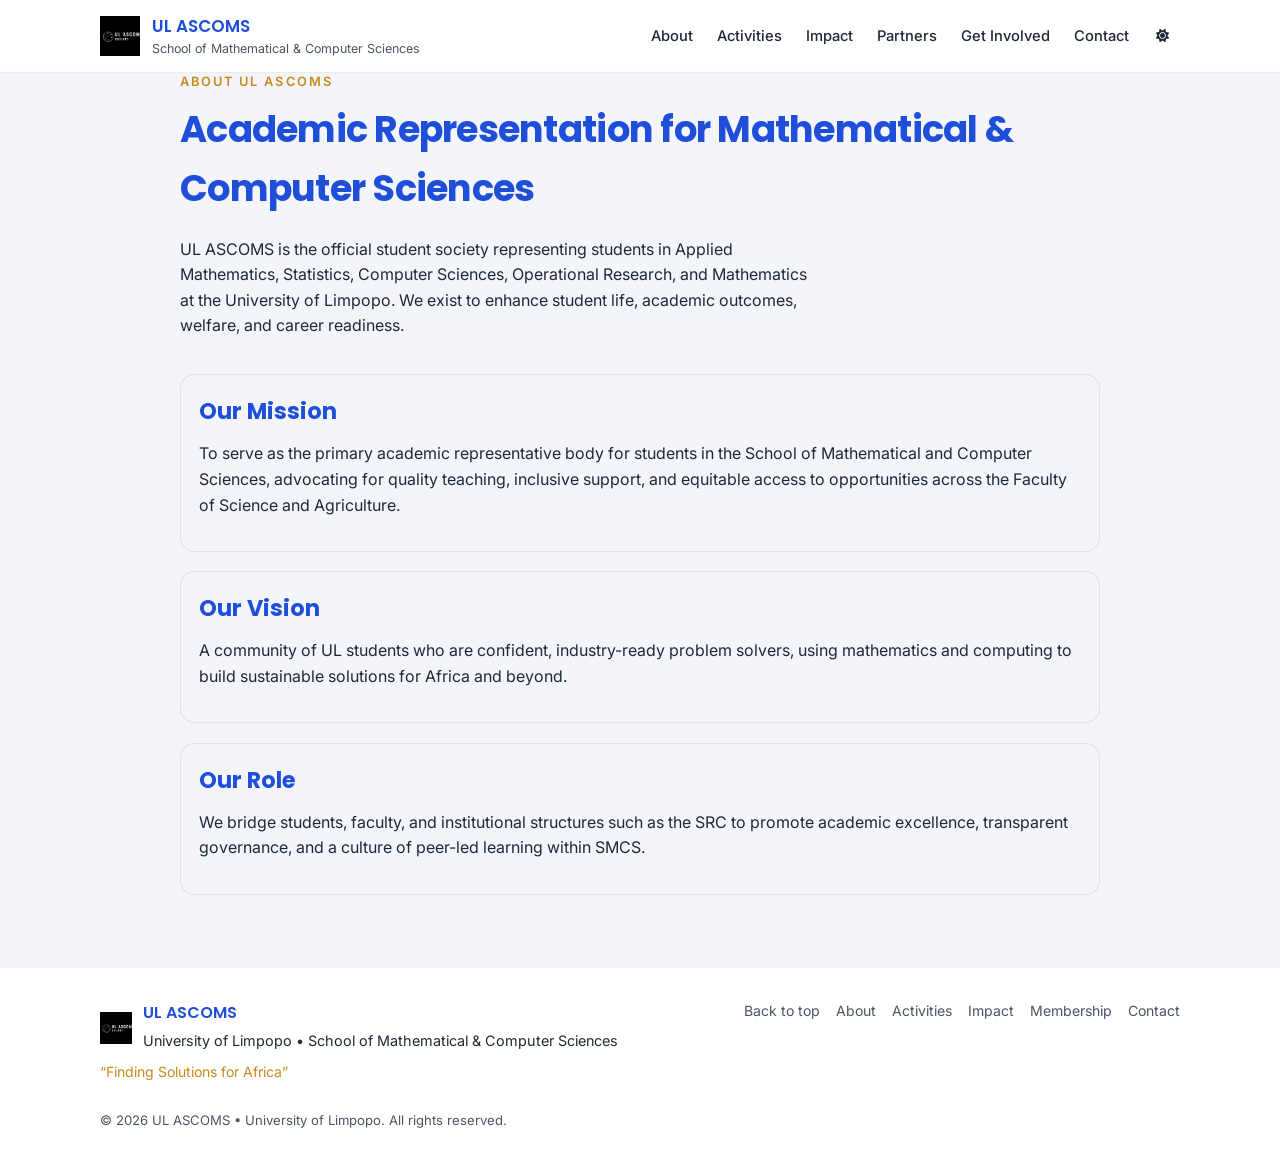
<file: ULASCOMS_WEBSIRE/about.html>
<!DOCTYPE html>
<html lang="en" data-theme="light">
<head>
  <meta charset="UTF-8">
  <meta name="viewport" content="width=device-width, initial-scale=1.0">
  <title>UL ASCOMS – About</title>
  <link rel="icon" type="image/png" href="ulascomslogo.jpg">
  <link rel="stylesheet" href="https://cdnjs.cloudflare.com/ajax/libs/font-awesome/6.5.1/css/all.min.css">
  <link rel="preconnect" href="https://fonts.googleapis.com">
  <link rel="preconnect" href="https://fonts.gstatic.com" crossorigin>
  <link href="https://fonts.googleapis.com/css2?family=Poppins:wght@400;500;600;700&family=Inter:wght@300;400;500;600&display=swap" rel="stylesheet">
  <script>
    (function () {
      try {
        var stored = localStorage.getItem("theme");
        var theme = stored === "dark" ? "dark" : "light";
        if (theme === "light") {
          document.documentElement.setAttribute("data-theme", "light");
        } else {
          document.documentElement.removeAttribute("data-theme");
        }
      } catch (e) {
        document.documentElement.setAttribute("data-theme", "light");
      }
    })();
  </script>
  <link rel="stylesheet" href="styles.css">
</head>
<body>
  <a class="skip-link" href="#main">Skip to main content</a>
  <header class="site-header" id="top">
    <div class="container header-inner">
      <div class="logo-group">
        <img src="ulascomslogo.jpg" class="logo-image" alt="UL ASCOMS Society logo">
        <div class="logo-text" aria-hidden="true">
          <span class="logo-title">UL ASCOMS</span>
          <span class="logo-subtitle">School of Mathematical &amp; Computer Sciences</span>
        </div>
      </div>
      <nav class="main-nav" aria-label="Main navigation">
        <button class="nav-toggle" aria-label="Toggle navigation" aria-expanded="false">
          <span class="nav-toggle-line"></span>
          <span class="nav-toggle-line"></span>
          <span class="nav-toggle-line"></span>
        </button>
        <ul class="nav-links">
          <li><a href="about.html">About</a></li>
          <li><a href="activities.html">Activities</a></li>
          <li><a href="impact.html">Impact</a></li>
          <li><a href="partners.html">Partners</a></li>
          <li><a href="membership.html">Get Involved</a></li>
          <li><a href="contact.html">Contact</a></li>
        </ul>
        <button class="theme-toggle" aria-label="Switch to light mode">
          <i class="fa-solid fa-moon"></i>
        </button>
      </nav>
    </div>
  </header>
  <main id="main">
    <section class="section section-alt" aria-labelledby="about-heading">
      <div class="container section-inner fade-in">
        <header class="section-header">
          <p class="section-eyebrow">About UL ASCOMS</p>
          <h2 id="about-heading">Academic Representation for Mathematical &amp; Computer Sciences</h2>
          <p class="section-intro">
            UL ASCOMS is the official student society representing students in Applied Mathematics, Statistics, Computer Sciences, Operational Research, and Mathematics at the University of Limpopo. We exist to enhance student life, academic outcomes, welfare, and career readiness.
          </p>
        </header>
        <div class="about-grid">
          <article class="about-card">
            <h3>Our Mission</h3>
            <p>
              To serve as the primary academic representative body for students in the School of Mathematical and Computer Sciences, advocating for quality teaching, inclusive support, and equitable access to opportunities across the Faculty of Science and Agriculture.
            </p>
          </article>
          <article class="about-card">
            <h3>Our Vision</h3>
            <p>
              A community of UL students who are confident, industry-ready problem solvers, using mathematics and computing to build sustainable solutions for Africa and beyond.
            </p>
          </article>
          <article class="about-card">
            <h3>Our Role</h3>
            <p>
              We bridge students, faculty, and institutional structures such as the SRC to promote academic excellence, transparent governance, and a culture of peer-led learning within SMCS.
            </p>
          </article>
        </div>
      </div>
    </section>
  </main>
  <footer class="site-footer">
    <div class="container footer-inner">
      <div class="footer-brand">
        <div class="footer-logo-row">
          <img src="ulascomslogo.jpg" class="footer-logo-image" alt="UL ASCOMS Society logo">
          <div>
            <p class="footer-title">UL ASCOMS</p>
            <p class="footer-subtitle">University of Limpopo • School of Mathematical &amp; Computer Sciences</p>
          </div>
        </div>
        <p class="footer-motto">“Finding Solutions for Africa”</p>
      </div>
      <nav class="footer-nav" aria-label="Footer navigation">
        <a href="#top">Back to top</a>
        <a href="about.html">About</a>
        <a href="activities.html">Activities</a>
        <a href="impact.html">Impact</a>
        <a href="membership.html">Membership</a>
        <a href="contact.html">Contact</a>
      </nav>
      <p class="footer-meta">© 2026 UL ASCOMS • University of Limpopo. All rights reserved.</p>
    </div>
  </footer>
  <script src="script.js"></script>
  </body>
</html>
</file>
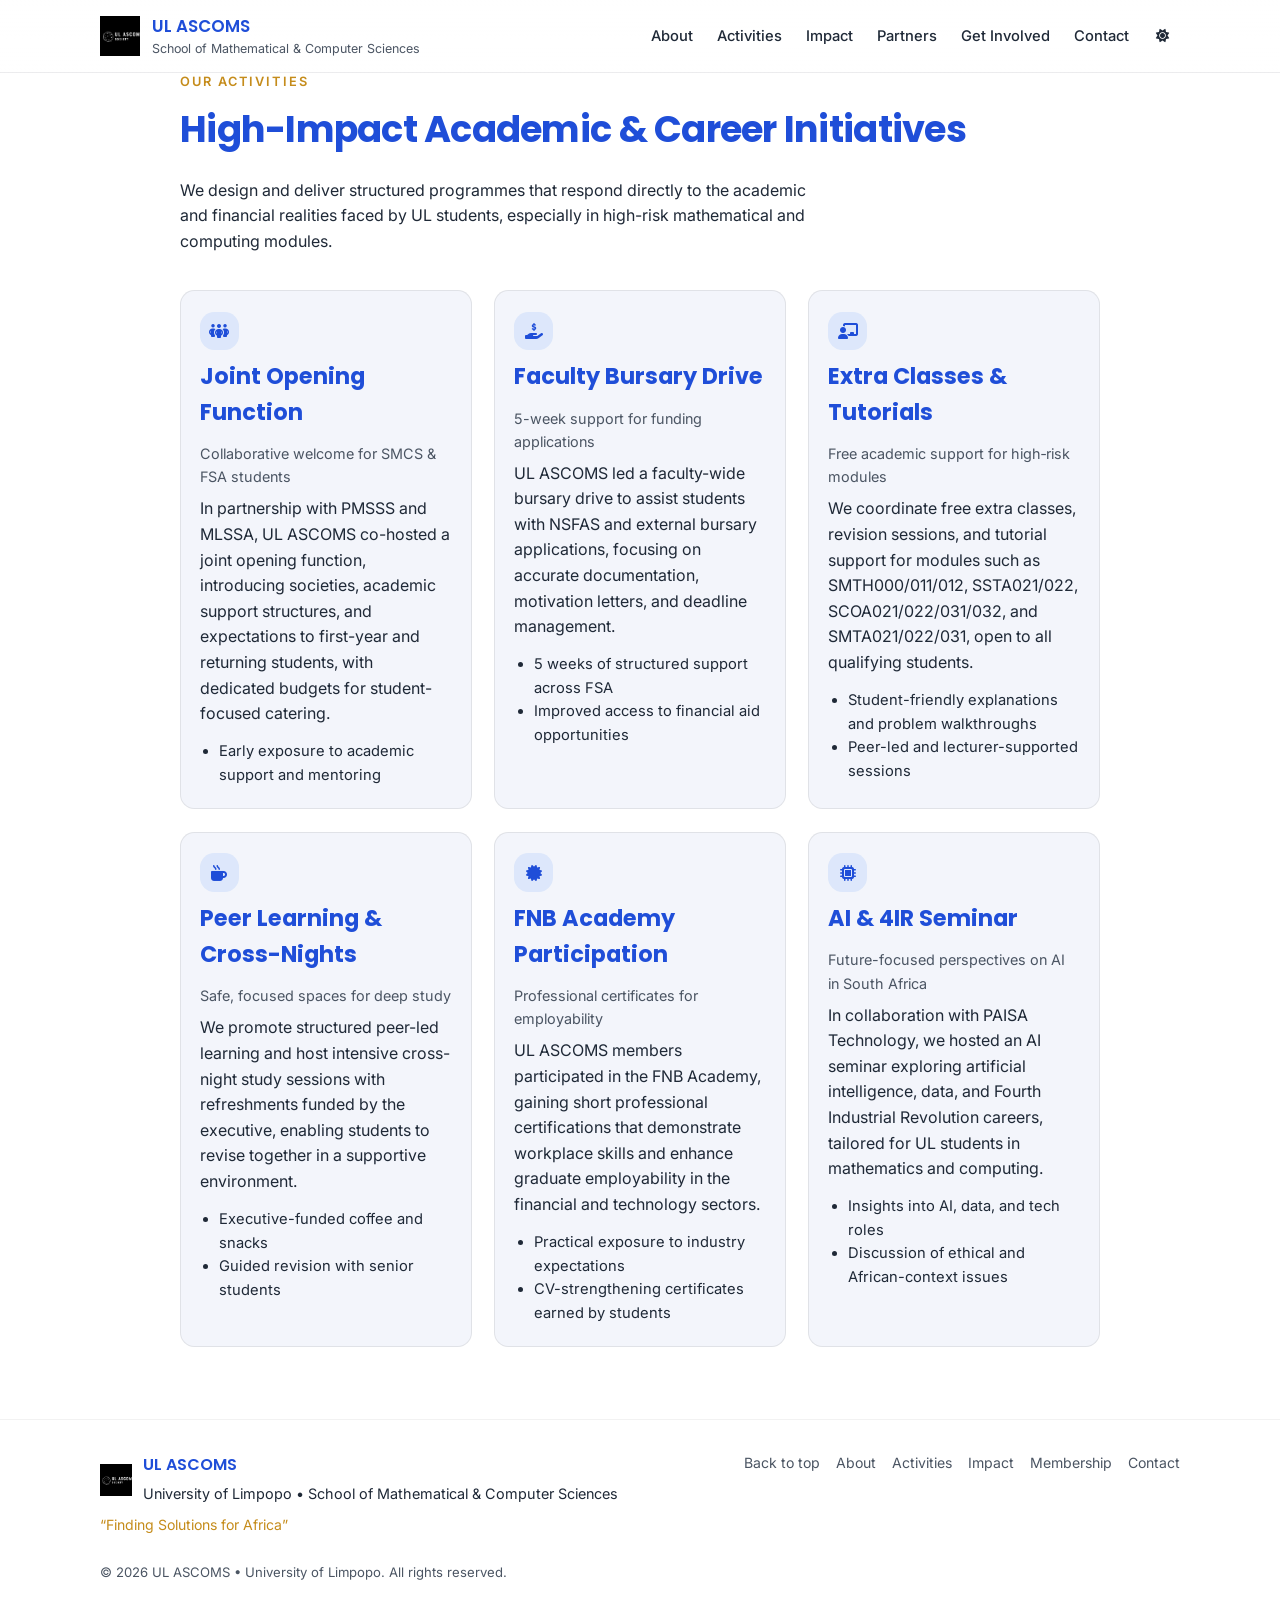
<file: ULASCOMS_WEBSIRE/activities.html>
<!DOCTYPE html>
<html lang="en" data-theme="light">
<head>
  <meta charset="UTF-8">
  <meta name="viewport" content="width=device-width, initial-scale=1.0">
  <title>UL ASCOMS – Activities</title>
  <link rel="icon" type="image/png" href="ulascomslogo.jpg">
  <link rel="stylesheet" href="https://cdnjs.cloudflare.com/ajax/libs/font-awesome/6.5.1/css/all.min.css">
  <link rel="preconnect" href="https://fonts.googleapis.com">
  <link rel="preconnect" href="https://fonts.gstatic.com" crossorigin>
  <link href="https://fonts.googleapis.com/css2?family=Poppins:wght@400;500;600;700&family=Inter:wght@300;400;500;600&display=swap" rel="stylesheet">
  <script>
    (function () {
      try {
        var stored = localStorage.getItem("theme");
        var theme = stored === "dark" ? "dark" : "light";
        if (theme === "light") {
          document.documentElement.setAttribute("data-theme", "light");
        } else {
          document.documentElement.removeAttribute("data-theme");
        }
      } catch (e) {
        document.documentElement.setAttribute("data-theme", "light");
      }
    })();
  </script>
  <link rel="stylesheet" href="styles.css">
</head>
<body>
  <a class="skip-link" href="#main">Skip to main content</a>
  <header class="site-header" id="top">
    <div class="container header-inner">
      <div class="logo-group">
        <img src="ulascomslogo.jpg" class="logo-image" alt="UL ASCOMS Society logo">
        <div class="logo-text" aria-hidden="true">
          <span class="logo-title">UL ASCOMS</span>
          <span class="logo-subtitle">School of Mathematical &amp; Computer Sciences</span>
        </div>
      </div>
      <nav class="main-nav" aria-label="Main navigation">
        <button class="nav-toggle" aria-label="Toggle navigation" aria-expanded="false">
          <span class="nav-toggle-line"></span>
          <span class="nav-toggle-line"></span>
          <span class="nav-toggle-line"></span>
        </button>
        <ul class="nav-links">
          <li><a href="about.html">About</a></li>
          <li><a href="activities.html">Activities</a></li>
          <li><a href="impact.html">Impact</a></li>
          <li><a href="partners.html">Partners</a></li>
          <li><a href="membership.html">Get Involved</a></li>
          <li><a href="contact.html">Contact</a></li>
        </ul>
        <button class="theme-toggle" aria-label="Switch to light mode">
          <i class="fa-solid fa-moon"></i>
        </button>
      </nav>
    </div>
  </header>
  <main id="main">
    <section class="section" aria-labelledby="activities-heading">
      <div class="container section-inner fade-in">
        <header class="section-header">
          <p class="section-eyebrow">Our Activities</p>
          <h2 id="activities-heading">High-Impact Academic &amp; Career Initiatives</h2>
          <p class="section-intro">
            We design and deliver structured programmes that respond directly to the academic and financial realities faced by UL students, especially in high-risk mathematical and computing modules.
          </p>
        </header>
        <div class="activities-grid">
          <article class="card">
            <div class="card-icon"><i class="fa-solid fa-people-group" aria-hidden="true"></i></div>
            <h3>Joint Opening Function</h3>
            <p class="card-tagline">Collaborative welcome for SMCS &amp; FSA students</p>
            <p>
              In partnership with PMSSS and MLSSA, UL ASCOMS co-hosted a joint opening function, introducing societies, academic support structures, and expectations to first-year and returning students, with dedicated budgets for student-focused catering.
            </p>
            <ul class="card-list">
              <li>Early exposure to academic support and mentoring</li>
            </ul>
          </article>
          <article class="card">
            <div class="card-icon"><i class="fa-solid fa-hand-holding-dollar" aria-hidden="true"></i></div>
            <h3>Faculty Bursary Drive</h3>
            <p class="card-tagline">5-week support for funding applications</p>
            <p>
              UL ASCOMS led a faculty-wide bursary drive to assist students with NSFAS and external bursary applications, focusing on accurate documentation, motivation letters, and deadline management.
            </p>
            <ul class="card-list">
              <li>5 weeks of structured support across FSA</li>
              <li>Improved access to financial aid opportunities</li>
            </ul>
          </article>
          <article class="card">
            <div class="card-icon"><i class="fa-solid fa-chalkboard-user" aria-hidden="true"></i></div>
            <h3>Extra Classes &amp; Tutorials</h3>
            <p class="card-tagline">Free academic support for high‑risk modules</p>
            <p>
              We coordinate free extra classes, revision sessions, and tutorial support for modules such as SMTH000/011/012, SSTA021/022, SCOA021/022/031/032, and SMTA021/022/031, open to all qualifying students.
            </p>
            <ul class="card-list">
              <li>Student-friendly explanations and problem walkthroughs</li>
              <li>Peer-led and lecturer-supported sessions</li>
            </ul>
          </article>
          <article class="card">
            <div class="card-icon"><i class="fa-solid fa-mug-hot" aria-hidden="true"></i></div>
            <h3>Peer Learning &amp; Cross-Nights</h3>
            <p class="card-tagline">Safe, focused spaces for deep study</p>
            <p>
              We promote structured peer-led learning and host intensive cross-night study sessions with refreshments funded by the executive, enabling students to revise together in a supportive environment.
            </p>
            <ul class="card-list">
              <li>Executive-funded coffee and snacks</li>
              <li>Guided revision with senior students</li>
            </ul>
          </article>
          <article class="card">
            <div class="card-icon"><i class="fa-solid fa-certificate" aria-hidden="true"></i></div>
            <h3>FNB Academy Participation</h3>
            <p class="card-tagline">Professional certificates for employability</p>
            <p>
              UL ASCOMS members participated in the FNB Academy, gaining short professional certifications that demonstrate workplace skills and enhance graduate employability in the financial and technology sectors.
            </p>
            <ul class="card-list">
              <li>Practical exposure to industry expectations</li>
              <li>CV-strengthening certificates earned by students</li>
            </ul>
          </article>
          <article class="card">
            <div class="card-icon"><i class="fa-solid fa-microchip" aria-hidden="true"></i></div>
            <h3>AI &amp; 4IR Seminar</h3>
            <p class="card-tagline">Future-focused perspectives on AI in South Africa</p>
            <p>
              In collaboration with PAISA Technology, we hosted an AI seminar exploring artificial intelligence, data, and Fourth Industrial Revolution careers, tailored for UL students in mathematics and computing.
            </p>
            <ul class="card-list">
              <li>Insights into AI, data, and tech roles</li>
              <li>Discussion of ethical and African-context issues</li>
            </ul>
          </article>
        </div>
      </div>
    </section>
  </main>
  <footer class="site-footer">
    <div class="container footer-inner">
      <div class="footer-brand">
        <div class="footer-logo-row">
          <img src="ulascomslogo.jpg" class="footer-logo-image" alt="UL ASCOMS Society logo">
          <div>
            <p class="footer-title">UL ASCOMS</p>
            <p class="footer-subtitle">University of Limpopo • School of Mathematical &amp; Computer Sciences</p>
          </div>
        </div>
        <p class="footer-motto">“Finding Solutions for Africa”</p>
      </div>
      <nav class="footer-nav" aria-label="Footer navigation">
        <a href="#top">Back to top</a>
        <a href="about.html">About</a>
        <a href="activities.html">Activities</a>
        <a href="impact.html">Impact</a>
        <a href="membership.html">Membership</a>
        <a href="contact.html">Contact</a>
      </nav>
      <p class="footer-meta">© 2026 UL ASCOMS • University of Limpopo. All rights reserved.</p>
    </div>
  </footer>
  <script src="script.js"></script>
</body>
</html>
</file>
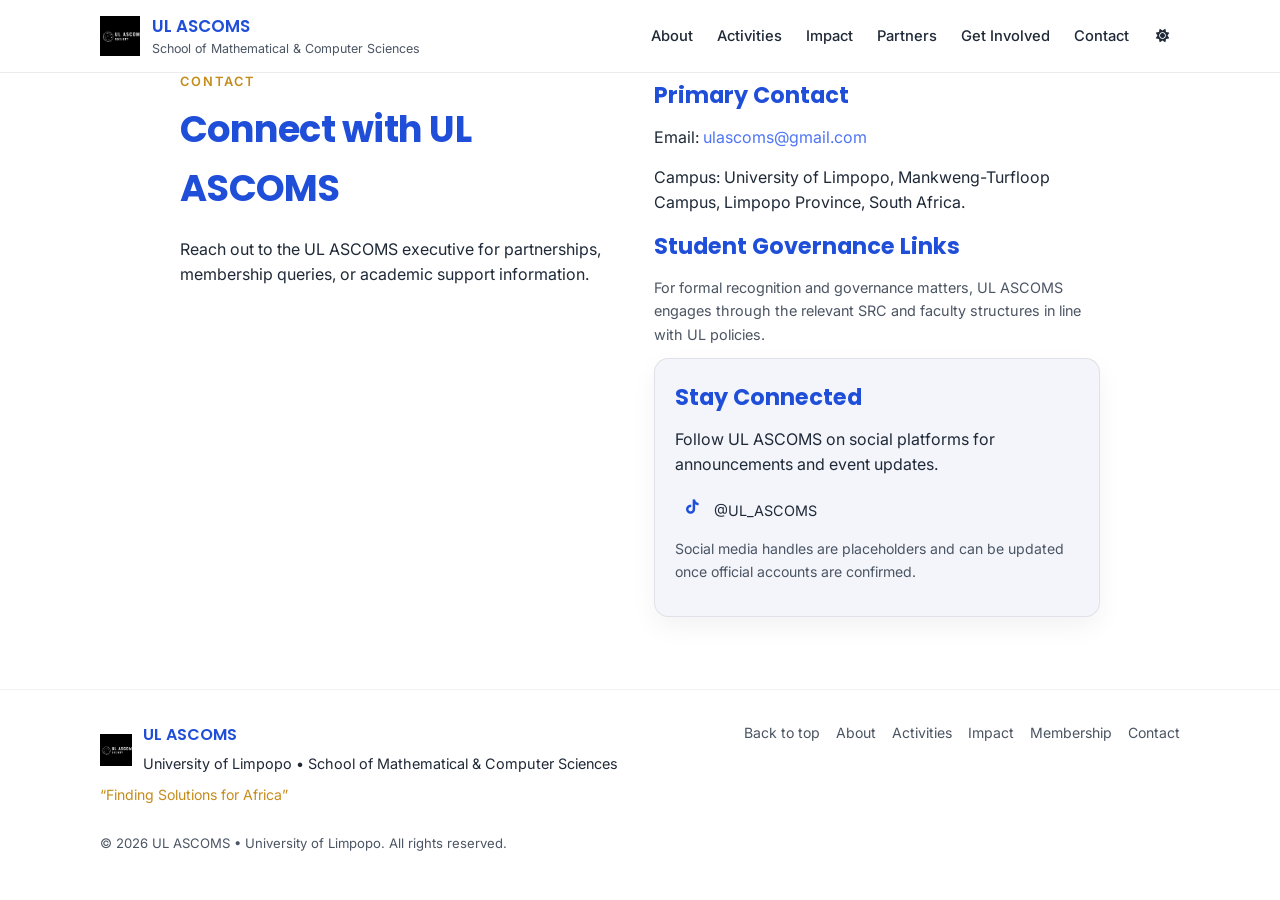
<file: ULASCOMS_WEBSIRE/contact.html>
<!DOCTYPE html>
<html lang="en" data-theme="light">
<head>
  <meta charset="UTF-8">
  <meta name="viewport" content="width=device-width, initial-scale=1.0">
  <title>UL ASCOMS – Contact</title>
  <link rel="icon" type="image/png" href="ulascomslogo.jpg">
  <link rel="stylesheet" href="https://cdnjs.cloudflare.com/ajax/libs/font-awesome/6.5.1/css/all.min.css">
  <link rel="preconnect" href="https://fonts.googleapis.com">
  <link rel="preconnect" href="https://fonts.gstatic.com" crossorigin>
  <link href="https://fonts.googleapis.com/css2?family=Poppins:wght@400;500;600;700&family=Inter:wght@300;400;500;600&display=swap" rel="stylesheet">
  <script>
    (function () {
      try {
        var stored = localStorage.getItem("theme");
        var theme = stored === "dark" ? "dark" : "light";
        if (theme === "light") {
          document.documentElement.setAttribute("data-theme", "light");
        } else {
          document.documentElement.removeAttribute("data-theme");
        }
      } catch (e) {
        document.documentElement.setAttribute("data-theme", "light");
      }
    })();
  </script>
  <link rel="stylesheet" href="styles.css">
</head>
<body>
  <a class="skip-link" href="#main">Skip to main content</a>
  <header class="site-header" id="top">
    <div class="container header-inner">
      <div class="logo-group">
        <img src="ulascomslogo.jpg" class="logo-image" alt="UL ASCOMS Society logo">
        <div class="logo-text" aria-hidden="true">
          <span class="logo-title">UL ASCOMS</span>
          <span class="logo-subtitle">School of Mathematical &amp; Computer Sciences</span>
        </div>
      </div>
      <nav class="main-nav" aria-label="Main navigation">
        <button class="nav-toggle" aria-label="Toggle navigation" aria-expanded="false">
          <span class="nav-toggle-line"></span>
          <span class="nav-toggle-line"></span>
          <span class="nav-toggle-line"></span>
        </button>
        <ul class="nav-links">
          <li><a href="about.html">About</a></li>
          <li><a href="activities.html">Activities</a></li>
          <li><a href="impact.html">Impact</a></li>
          <li><a href="partners.html">Partners</a></li>
          <li><a href="membership.html">Get Involved</a></li>
          <li><a href="contact.html">Contact</a></li>
        </ul>
        <button class="theme-toggle" aria-label="Switch to light mode">
          <i class="fa-solid fa-moon"></i>
        </button>
      </nav>
    </div>
  </header>
  <main id="main">
    <section class="section" aria-labelledby="contact-heading">
      <div class="container section-inner contact-layout fade-in">
        <header class="section-header">
          <p class="section-eyebrow">Contact</p>
          <h2 id="contact-heading">Connect with UL ASCOMS</h2>
          <p class="section-intro">
            Reach out to the UL ASCOMS executive for partnerships, membership queries, or academic support information.
          </p>
        </header>
        <div class="contact-content">
          <div class="contact-details">
            <h3>Primary Contact</h3>
            <p>
              Email:
              <a href="mailto:ulascoms@gmail.com">ulascoms@gmail.com</a>
            </p>
            <p>
              Campus: University of Limpopo, Mankweng-Turfloop Campus, Limpopo Province, South Africa.
            </p>
            <h3>Student Governance Links</h3>
            <p class="contact-note">
              For formal recognition and governance matters, UL ASCOMS engages through the relevant SRC and faculty structures in line with UL policies.
            </p>
          </div>
          <div class="contact-card">
            <h3>Stay Connected</h3>
            <p>Follow UL ASCOMS on social platforms for announcements and event updates.</p>
            <div class="social-links" aria-label="UL ASCOMS social media">
              <a href="#" aria-label="UL ASCOMS on TikTok">
                <i class="fa-brands fa-tiktok icon" aria-hidden="true"></i>
                <span>@UL_ASCOMS</span>
              </a>
            </div>
            <p class="helper-text">
              Social media handles are placeholders and can be updated once official accounts are confirmed.
            </p>
          </div>
        </div>
      </div>
    </section>
  </main>
  <footer class="site-footer">
    <div class="container footer-inner">
      <div class="footer-brand">
        <div class="footer-logo-row">
          <img src="ulascomslogo.jpg" class="footer-logo-image" alt="UL ASCOMS Society logo">
          <div>
            <p class="footer-title">UL ASCOMS</p>
            <p class="footer-subtitle">University of Limpopo • School of Mathematical &amp; Computer Sciences</p>
          </div>
        </div>
        <p class="footer-motto">“Finding Solutions for Africa”</p>
      </div>
      <nav class="footer-nav" aria-label="Footer navigation">
        <a href="#top">Back to top</a>
        <a href="about.html">About</a>
        <a href="activities.html">Activities</a>
        <a href="impact.html">Impact</a>
        <a href="membership.html">Membership</a>
        <a href="contact.html">Contact</a>
      </nav>
      <p class="footer-meta">© 2026 UL ASCOMS • University of Limpopo. All rights reserved.</p>
    </div>
  </footer>
  <script src="script.js"></script>
</body>
</html>
</file>
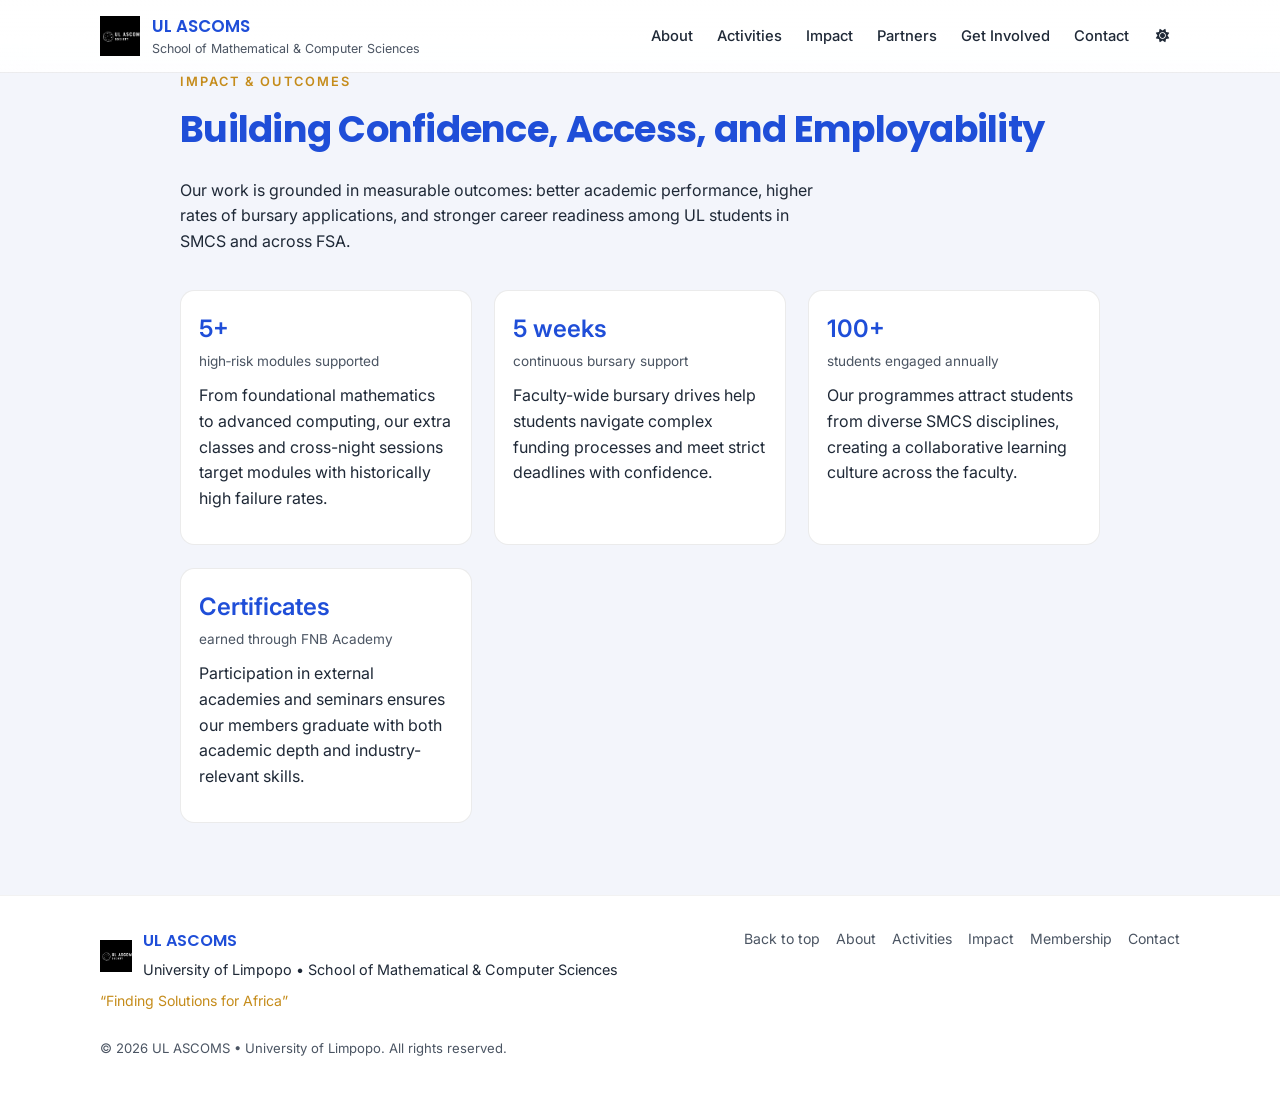
<file: ULASCOMS_WEBSIRE/impact.html>
<!DOCTYPE html>
<html lang="en" data-theme="light">
<head>
  <meta charset="UTF-8">
  <meta name="viewport" content="width=device-width, initial-scale=1.0">
  <title>UL ASCOMS – Impact</title>
  <link rel="icon" type="image/png" href="ulascomslogo.jpg">
  <link rel="stylesheet" href="https://cdnjs.cloudflare.com/ajax/libs/font-awesome/6.5.1/css/all.min.css">
  <link rel="preconnect" href="https://fonts.googleapis.com">
  <link rel="preconnect" href="https://fonts.gstatic.com" crossorigin>
  <link href="https://fonts.googleapis.com/css2?family=Poppins:wght@400;500;600;700&family=Inter:wght@300;400;500;600&display=swap" rel="stylesheet">
  <script>
    (function () {
      try {
        var stored = localStorage.getItem("theme");
        var theme = stored === "dark" ? "dark" : "light";
        if (theme === "light") {
          document.documentElement.setAttribute("data-theme", "light");
        } else {
          document.documentElement.removeAttribute("data-theme");
        }
      } catch (e) {
        document.documentElement.setAttribute("data-theme", "light");
      }
    })();
  </script>
  <link rel="stylesheet" href="styles.css">
</head>
<body>
  <a class="skip-link" href="#main">Skip to main content</a>
  <header class="site-header" id="top">
    <div class="container header-inner">
      <div class="logo-group">
        <img src="ulascomslogo.jpg" class="logo-image" alt="UL ASCOMS Society logo">
        <div class="logo-text" aria-hidden="true">
          <span class="logo-title">UL ASCOMS</span>
          <span class="logo-subtitle">School of Mathematical &amp; Computer Sciences</span>
        </div>
      </div>
      <nav class="main-nav" aria-label="Main navigation">
        <button class="nav-toggle" aria-label="Toggle navigation" aria-expanded="false">
          <span class="nav-toggle-line"></span>
          <span class="nav-toggle-line"></span>
          <span class="nav-toggle-line"></span>
        </button>
        <ul class="nav-links">
          <li><a href="about.html">About</a></li>
          <li><a href="activities.html">Activities</a></li>
          <li><a href="impact.html">Impact</a></li>
          <li><a href="partners.html">Partners</a></li>
          <li><a href="membership.html">Get Involved</a></li>
          <li><a href="contact.html">Contact</a></li>
        </ul>
        <button class="theme-toggle" aria-label="Switch to light mode">
          <i class="fa-solid fa-moon"></i>
        </button>
      </nav>
    </div>
  </header>
  <main id="main">
    <section class="section section-alt" aria-labelledby="impact-heading">
      <div class="container section-inner fade-in">
        <header class="section-header">
          <p class="section-eyebrow">Impact &amp; Outcomes</p>
          <h2 id="impact-heading">Building Confidence, Access, and Employability</h2>
          <p class="section-intro">
            Our work is grounded in measurable outcomes: better academic performance, higher rates of bursary applications, and stronger career readiness among UL students in SMCS and across FSA.
          </p>
        </header>
        <div class="impact-grid">
          <article class="impact-card">
            <div class="impact-value">
              <span class="impact-number">5+</span>
              <span class="impact-label">high‑risk modules supported</span>
            </div>
            <p>
              From foundational mathematics to advanced computing, our extra classes and cross-night sessions target modules with historically high failure rates.
            </p>
          </article>
          <article class="impact-card">
            <div class="impact-value">
              <span class="impact-number">5 weeks</span>
              <span class="impact-label">continuous bursary support</span>
            </div>
            <p>
              Faculty-wide bursary drives help students navigate complex funding processes and meet strict deadlines with confidence.
            </p>
          </article>
          <article class="impact-card">
            <div class="impact-value">
              <span class="impact-number">100+</span>
              <span class="impact-label">students engaged annually</span>
            </div>
            <p>
              Our programmes attract students from diverse SMCS disciplines, creating a collaborative learning culture across the faculty.
            </p>
          </article>
          <article class="impact-card">
            <div class="impact-value">
              <span class="impact-number">Certificates</span>
              <span class="impact-label">earned through FNB Academy</span>
            </div>
            <p>
              Participation in external academies and seminars ensures our members graduate with both academic depth and industry-relevant skills.
            </p>
          </article>
        </div>
      </div>
    </section>
  </main>
  <footer class="site-footer">
    <div class="container footer-inner">
      <div class="footer-brand">
        <div class="footer-logo-row">
          <img src="ulascomslogo.jpg" class="footer-logo-image" alt="UL ASCOMS Society logo">
          <div>
            <p class="footer-title">UL ASCOMS</p>
            <p class="footer-subtitle">University of Limpopo • School of Mathematical &amp; Computer Sciences</p>
          </div>
        </div>
        <p class="footer-motto">“Finding Solutions for Africa”</p>
      </div>
      <nav class="footer-nav" aria-label="Footer navigation">
        <a href="#top">Back to top</a>
        <a href="about.html">About</a>
        <a href="activities.html">Activities</a>
        <a href="impact.html">Impact</a>
        <a href="membership.html">Membership</a>
        <a href="contact.html">Contact</a>
      </nav>
      <p class="footer-meta">© 2026 UL ASCOMS • University of Limpopo. All rights reserved.</p>
    </div>
  </footer>
  <script src="script.js"></script>
</body>
</html>
</file>
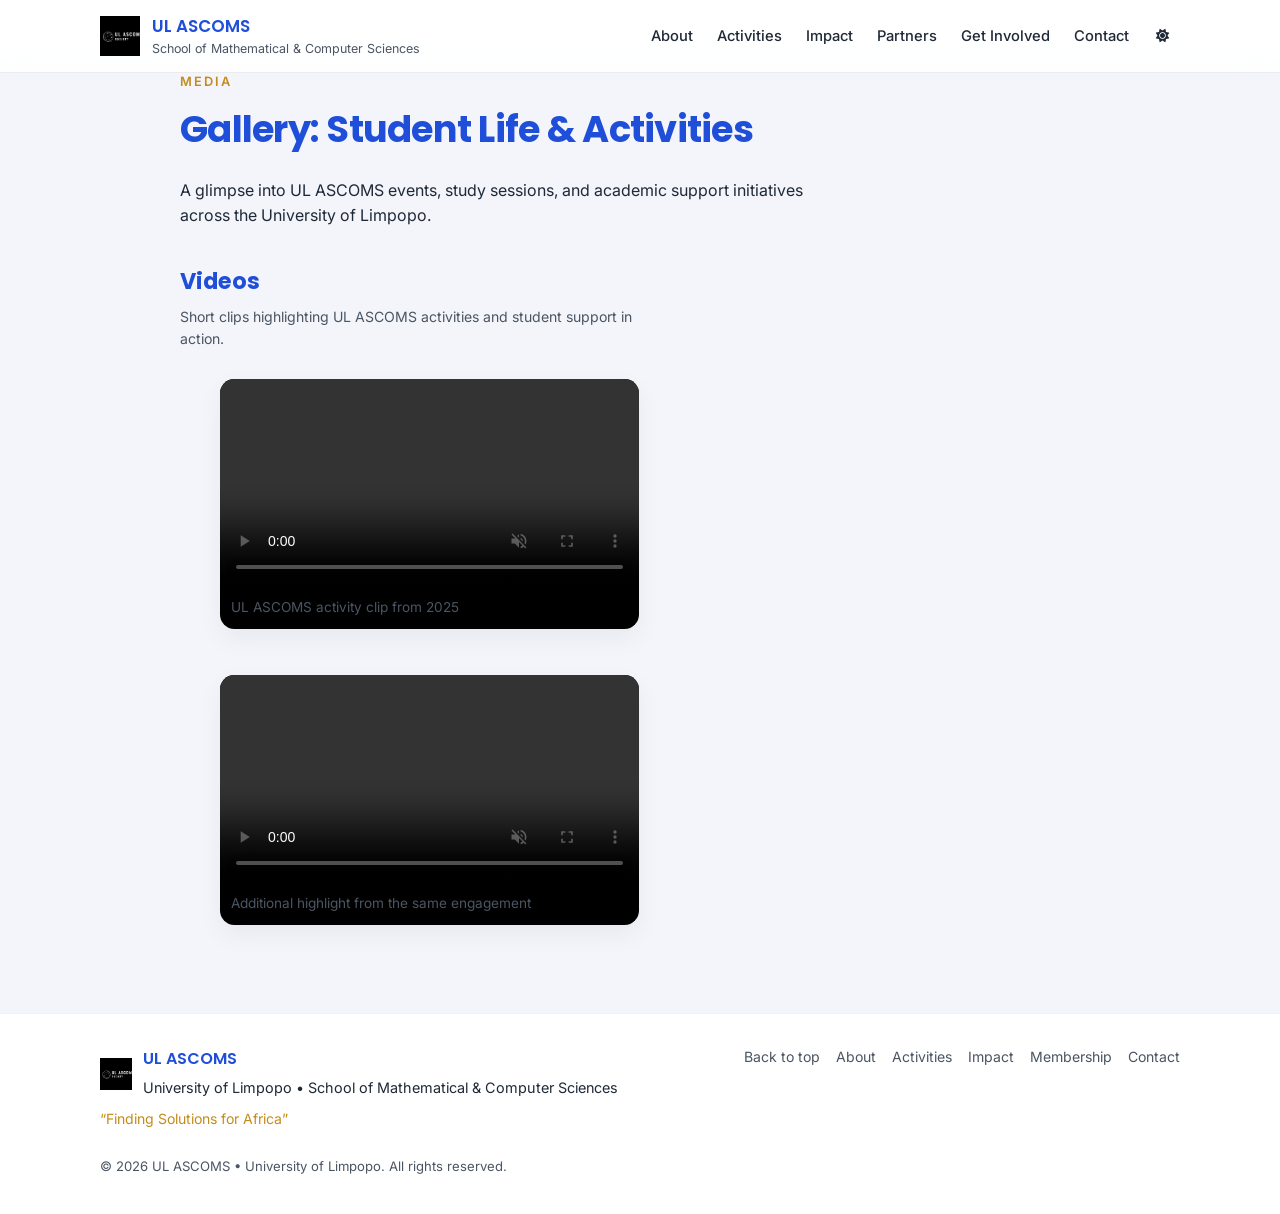
<file: ULASCOMS_WEBSIRE/media.html>
<!DOCTYPE html>
<html lang="en">
<head>
  <meta charset="UTF-8">
  <meta name="viewport" content="width=device-width, initial-scale=1.0">
  <title>UL ASCOMS – Media</title>
  <link rel="icon" type="image/png" href="ulascomslogo.jpg">
  <link rel="stylesheet" href="https://cdnjs.cloudflare.com/ajax/libs/font-awesome/6.5.1/css/all.min.css">
  <link rel="preconnect" href="https://fonts.googleapis.com">
  <link rel="preconnect" href="https://fonts.gstatic.com" crossorigin>
  <link href="https://fonts.googleapis.com/css2?family=Poppins:wght@400;500;600;700&family=Inter:wght@300;400;500;600&display=swap" rel="stylesheet">
  <link rel="stylesheet" href="styles.css">
</head>
<body>
  <a class="skip-link" href="#main">Skip to main content</a>
  <header class="site-header" id="top">
    <div class="container header-inner">
      <div class="logo-group">
        <img src="ulascomslogo.jpg" class="logo-image" alt="UL ASCOMS Society logo">
        <div class="logo-text" aria-hidden="true">
          <span class="logo-title">UL ASCOMS</span>
          <span class="logo-subtitle">School of Mathematical &amp; Computer Sciences</span>
        </div>
      </div>
      <nav class="main-nav" aria-label="Main navigation">
        <button class="nav-toggle" aria-label="Toggle navigation" aria-expanded="false">
          <span class="nav-toggle-line"></span>
          <span class="nav-toggle-line"></span>
        </button>
        <ul class="nav-links">
          <li><a href="about.html">About</a></li>
          <li><a href="activities.html">Activities</a></li>
          <li><a href="impact.html">Impact</a></li>
          <li><a href="partners.html">Partners</a></li>
          <li><a href="membership.html">Get Involved</a></li>
          <li><a href="contact.html">Contact</a></li>
        </ul>
        <button class="theme-toggle" aria-label="Switch to light mode">
          <i class="fa-solid fa-moon"></i>
        </button>
      </nav>
    </div>
  </header>
  <main id="main">
    <section class="section section-alt" aria-labelledby="media-heading">
      <div class="container section-inner fade-in">
        <header class="section-header">
          <p class="section-eyebrow">Media</p>
          <h2 id="media-heading">Gallery: Student Life &amp; Activities</h2>
          <p class="section-intro">
            A glimpse into UL ASCOMS events, study sessions, and academic support initiatives across the University of Limpopo.
          </p>
        </header>
        <div class="media-layout">
          <div class="media-gallery">
            <h3>Videos</h3>
            <p class="media-note">Short clips highlighting UL ASCOMS activities and student support in action.</p>
            <div class="media-video-grid">
              <figure class="media-video">
                <video
                  src="picsandvides/WhatsApp Video 2026-02-08 at 13.47.55.mp4"
                  controls
                  preload="metadata"
                  playsinline
                  muted
                ></video>
                <figcaption>UL ASCOMS activity clip from 2025</figcaption>
              </figure>
              <figure class="media-video">
                <video
                  src="picsandvides/WhatsApp Video 2026-02-08 at 13.47.55 (1).mp4"
                  controls
                  preload="metadata"
                  playsinline
                  muted
                ></video>
                <figcaption>Additional highlight from the same engagement</figcaption>
              </figure>
            </div>
          </div>
        </div>
      </div>
    </section>
  </main>
  <footer class="site-footer">
    <div class="container footer-inner">
      <div class="footer-brand">
        <div class="footer-logo-row">
          <img src="ulascomslogo.jpg" class="footer-logo-image" alt="UL ASCOMS Society logo">
          <div>
            <p class="footer-title">UL ASCOMS</p>
            <p class="footer-subtitle">University of Limpopo • School of Mathematical &amp; Computer Sciences</p>
          </div>
        </div>
        <p class="footer-motto">“Finding Solutions for Africa”</p>
      </div>
      <nav class="footer-nav" aria-label="Footer navigation">
        <a href="#top">Back to top</a>
        <a href="about.html">About</a>
        <a href="activities.html">Activities</a>
        <a href="impact.html">Impact</a>
        <a href="membership.html">Membership</a>
        <a href="contact.html">Contact</a>
      </nav>
      <p class="footer-meta">© 2026 UL ASCOMS • University of Limpopo. All rights reserved.</p>
    </div>
  </footer>
  <script src="script.js"></script>
</body>
</html>
</file>
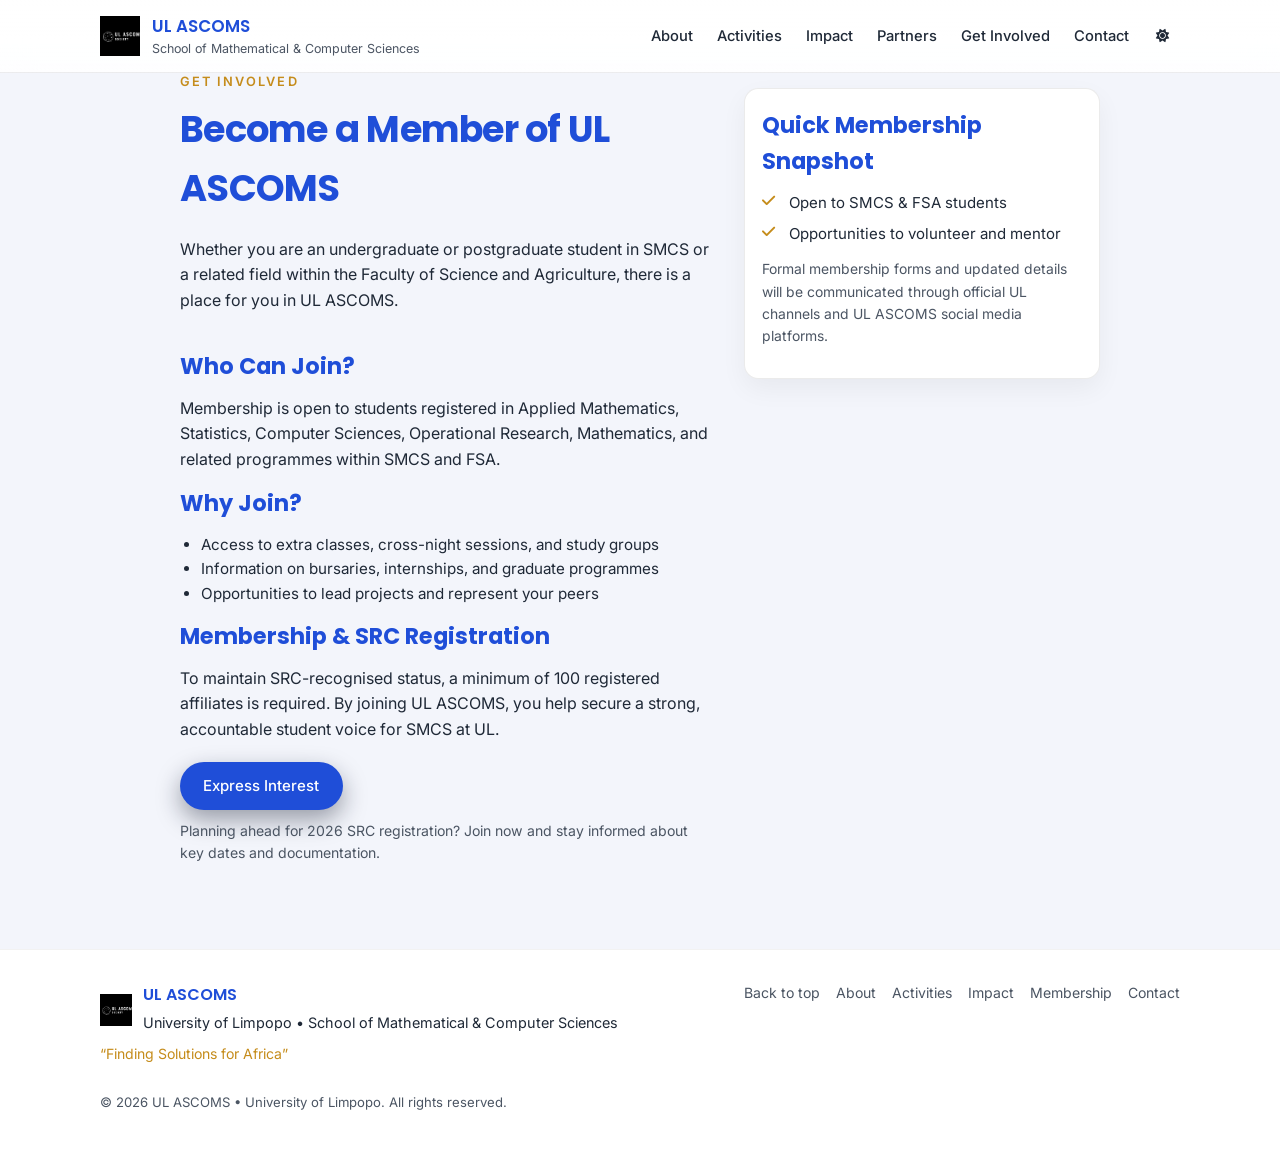
<file: ULASCOMS_WEBSIRE/membership.html>
<!DOCTYPE html>
<html lang="en" data-theme="light">
<head>
  <meta charset="UTF-8">
  <meta name="viewport" content="width=device-width, initial-scale=1.0">
  <title>UL ASCOMS – Membership</title>
  <link rel="icon" type="image/png" href="ulascomslogo.jpg">
  <link rel="stylesheet" href="https://cdnjs.cloudflare.com/ajax/libs/font-awesome/6.5.1/css/all.min.css">
  <link rel="preconnect" href="https://fonts.googleapis.com">
  <link rel="preconnect" href="https://fonts.gstatic.com" crossorigin>
  <link href="https://fonts.googleapis.com/css2?family=Poppins:wght@400;500;600;700&family=Inter:wght@300;400;500;600&display=swap" rel="stylesheet">
  <script>
    (function () {
      try {
        var stored = localStorage.getItem("theme");
        var theme = stored === "dark" ? "dark" : "light";
        if (theme === "light") {
          document.documentElement.setAttribute("data-theme", "light");
        } else {
          document.documentElement.removeAttribute("data-theme");
        }
      } catch (e) {
        document.documentElement.setAttribute("data-theme", "light");
      }
    })();
  </script>
  <link rel="stylesheet" href="styles.css">
</head>
<body>
  <a class="skip-link" href="#main">Skip to main content</a>
  <header class="site-header" id="top">
    <div class="container header-inner">
      <div class="logo-group">
        <img src="ulascomslogo.jpg" class="logo-image" alt="UL ASCOMS Society logo">
        <div class="logo-text" aria-hidden="true">
          <span class="logo-title">UL ASCOMS</span>
          <span class="logo-subtitle">School of Mathematical &amp; Computer Sciences</span>
        </div>
      </div>
      <nav class="main-nav" aria-label="Main navigation">
        <button class="nav-toggle" aria-label="Toggle navigation" aria-expanded="false">
          <span class="nav-toggle-line"></span>
          <span class="nav-toggle-line"></span>
          <span class="nav-toggle-line"></span>
        </button>
        <ul class="nav-links">
          <li><a href="about.html">About</a></li>
          <li><a href="activities.html">Activities</a></li>
          <li><a href="impact.html">Impact</a></li>
          <li><a href="partners.html">Partners</a></li>
          <li><a href="membership.html">Get Involved</a></li>
          <li><a href="contact.html">Contact</a></li>
        </ul>
        <button class="theme-toggle" aria-label="Switch to light mode">
          <i class="fa-solid fa-moon"></i>
        </button>
      </nav>
    </div>
  </header>
  <main id="main">
    <section class="section section-alt" aria-labelledby="membership-heading">
      <div class="container section-inner membership-layout fade-in">
        <div class="membership-content">
          <header class="section-header">
            <p class="section-eyebrow">Get Involved</p>
            <h2 id="membership-heading">Become a Member of UL ASCOMS</h2>
            <p class="section-intro">
              Whether you are an undergraduate or postgraduate student in SMCS or a related field within the Faculty of Science and Agriculture, there is a place for you in UL ASCOMS.
            </p>
          </header>
          <div class="membership-details">
            <h3>Who Can Join?</h3>
            <p>
              Membership is open to students registered in Applied Mathematics, Statistics, Computer Sciences, Operational Research, Mathematics, and related programmes within SMCS and FSA.
            </p>
            <h3>Why Join?</h3>
            <ul>
              <li>Access to extra classes, cross-night sessions, and study groups</li>
              <li>Information on bursaries, internships, and graduate programmes</li>
              <li>Opportunities to lead projects and represent your peers</li>
            </ul>
            <h3>Membership &amp; SRC Registration</h3>
            <p>
              To maintain SRC-recognised status, a minimum of 100 registered affiliates is required. By joining UL ASCOMS, you help secure a strong, accountable student voice for SMCS at UL.
            </p>
          </div>
          <div class="membership-cta">
            <a href="contact.html" class="btn btn-primary">Express Interest</a>
            <p class="helper-text">
              Planning ahead for 2026 SRC registration? Join now and stay informed about key dates and documentation.
            </p>
          </div>
        </div>
        <aside class="membership-aside" aria-label="Membership summary">
          <div class="aside-card">
            <h3>Quick Membership Snapshot</h3>
            <ul class="aside-list">
              <li><i class="fa-solid fa-check icon" aria-hidden="true"></i> Open to SMCS &amp; FSA students</li>
              <li><i class="fa-solid fa-check icon" aria-hidden="true"></i> Opportunities to volunteer and mentor</li>
            </ul>
            <p class="aside-note">
              Formal membership forms and updated details will be communicated through official UL channels and UL ASCOMS social media platforms.
            </p>
          </div>
        </aside>
      </div>
    </section>
  </main>
  <footer class="site-footer">
    <div class="container footer-inner">
      <div class="footer-brand">
        <div class="footer-logo-row">
          <img src="ulascomslogo.jpg" class="footer-logo-image" alt="UL ASCOMS Society logo">
          <div>
            <p class="footer-title">UL ASCOMS</p>
            <p class="footer-subtitle">University of Limpopo • School of Mathematical &amp; Computer Sciences</p>
          </div>
        </div>
        <p class="footer-motto">“Finding Solutions for Africa”</p>
      </div>
      <nav class="footer-nav" aria-label="Footer navigation">
        <a href="#top">Back to top</a>
        <a href="about.html">About</a>
        <a href="activities.html">Activities</a>
        <a href="impact.html">Impact</a>
        <a href="membership.html">Membership</a>
        <a href="contact.html">Contact</a>
      </nav>
      <p class="footer-meta">© 2026 UL ASCOMS • University of Limpopo. All rights reserved.</p>
    </div>
  </footer>
  <script src="script.js"></script>
</body>
</html>
</file>
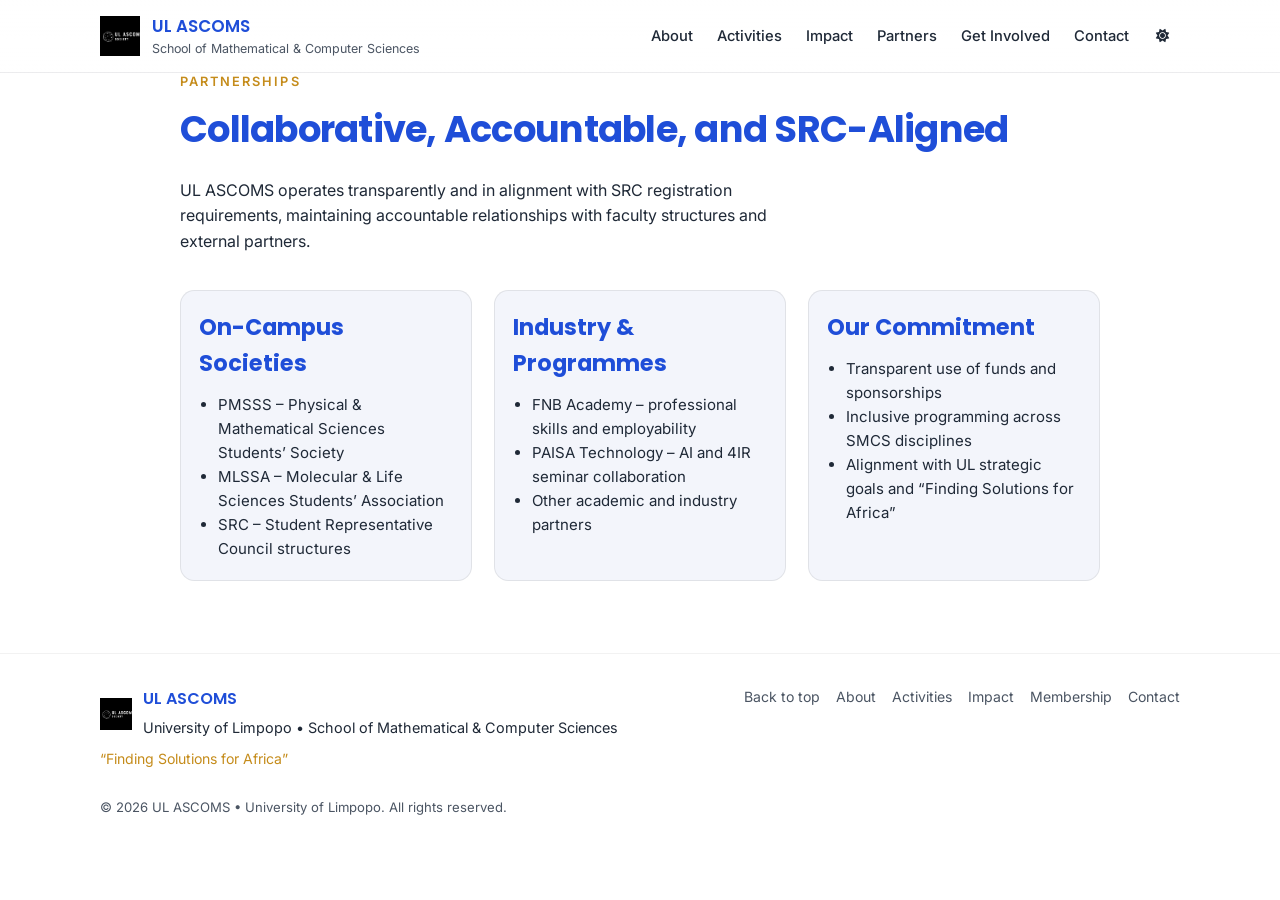
<file: ULASCOMS_WEBSIRE/partners.html>
<!DOCTYPE html>
<html lang="en" data-theme="light">
<head>
  <meta charset="UTF-8">
  <meta name="viewport" content="width=device-width, initial-scale=1.0">
  <title>UL ASCOMS – Partners</title>
  <link rel="icon" type="image/png" href="ulascomslogo.jpg">
  <link rel="stylesheet" href="https://cdnjs.cloudflare.com/ajax/libs/font-awesome/6.5.1/css/all.min.css">
  <link rel="preconnect" href="https://fonts.googleapis.com">
  <link rel="preconnect" href="https://fonts.gstatic.com" crossorigin>
  <link href="https://fonts.googleapis.com/css2?family=Poppins:wght@400;500;600;700&family=Inter:wght@300;400;500;600&display=swap" rel="stylesheet">
  <script>
    (function () {
      try {
        var stored = localStorage.getItem("theme");
        var theme = stored === "dark" ? "dark" : "light";
        if (theme === "light") {
          document.documentElement.setAttribute("data-theme", "light");
        } else {
          document.documentElement.removeAttribute("data-theme");
        }
      } catch (e) {
        document.documentElement.setAttribute("data-theme", "light");
      }
    })();
  </script>
  <link rel="stylesheet" href="styles.css">
</head>
<body>
  <a class="skip-link" href="#main">Skip to main content</a>
  <header class="site-header" id="top">
    <div class="container header-inner">
      <div class="logo-group">
        <img src="ulascomslogo.jpg" class="logo-image" alt="UL ASCOMS Society logo">
        <div class="logo-text" aria-hidden="true">
          <span class="logo-title">UL ASCOMS</span>
          <span class="logo-subtitle">School of Mathematical &amp; Computer Sciences</span>
        </div>
      </div>
      <nav class="main-nav" aria-label="Main navigation">
        <button class="nav-toggle" aria-label="Toggle navigation" aria-expanded="false">
          <span class="nav-toggle-line"></span>
          <span class="nav-toggle-line"></span>
          <span class="nav-toggle-line"></span>
        </button>
        <ul class="nav-links">
          <li><a href="about.html">About</a></li>
          <li><a href="activities.html">Activities</a></li>
          <li><a href="impact.html">Impact</a></li>
          <li><a href="partners.html">Partners</a></li>
          <li><a href="membership.html">Get Involved</a></li>
          <li><a href="contact.html">Contact</a></li>
        </ul>
        <button class="theme-toggle" aria-label="Switch to light mode">
          <i class="fa-solid fa-moon"></i>
        </button>
      </nav>
    </div>
  </header>
  <main id="main">
    <section class="section" aria-labelledby="partners-heading">
      <div class="container section-inner fade-in">
        <header class="section-header">
          <p class="section-eyebrow">Partnerships</p>
          <h2 id="partners-heading">Collaborative, Accountable, and SRC-Aligned</h2>
          <p class="section-intro">
            UL ASCOMS operates transparently and in alignment with SRC registration requirements, maintaining accountable relationships with faculty structures and external partners.
          </p>
        </header>
        <div class="partners-grid">
          <article class="partner-card">
            <h3>On-Campus Societies</h3>
            <ul>
              <li>PMSSS – Physical &amp; Mathematical Sciences Students’ Society</li>
              <li>MLSSA – Molecular &amp; Life Sciences Students’ Association</li>
              <li>SRC – Student Representative Council structures</li>
            </ul>
          </article>
          <article class="partner-card">
            <h3>Industry &amp; Programmes</h3>
            <ul>
              <li>FNB Academy – professional skills and employability</li>
              <li>PAISA Technology – AI and 4IR seminar collaboration</li>
              <li>Other academic and industry partners</li>
            </ul>
          </article>
          <article class="partner-card">
            <h3>Our Commitment</h3>
            <ul>
              <li>Transparent use of funds and sponsorships</li>
              <li>Inclusive programming across SMCS disciplines</li>
              <li>Alignment with UL strategic goals and “Finding Solutions for Africa”</li>
            </ul>
          </article>
        </div>
      </div>
    </section>
  </main>
  <footer class="site-footer">
    <div class="container footer-inner">
      <div class="footer-brand">
        <div class="footer-logo-row">
          <img src="ulascomslogo.jpg" class="footer-logo-image" alt="UL ASCOMS Society logo">
          <div>
            <p class="footer-title">UL ASCOMS</p>
            <p class="footer-subtitle">University of Limpopo • School of Mathematical &amp; Computer Sciences</p>
          </div>
        </div>
        <p class="footer-motto">“Finding Solutions for Africa”</p>
      </div>
      <nav class="footer-nav" aria-label="Footer navigation">
        <a href="#top">Back to top</a>
        <a href="about.html">About</a>
        <a href="activities.html">Activities</a>
        <a href="impact.html">Impact</a>
        <a href="membership.html">Membership</a>
        <a href="contact.html">Contact</a>
      </nav>
      <p class="footer-meta">© 2026 UL ASCOMS • University of Limpopo. All rights reserved.</p>
    </div>
  </footer>
  <script src="script.js"></script>
</body>
</html>
</file>
<file: styles.css>
/* ==========================================================================
   Base Styles & Tokens
   ========================================================================== */

/* CSS Reset (minimal, modern) */
*,
*::before,
*::after {
  box-sizing: border-box;
}

html {
  scroll-behavior: smooth;
}

body {
  margin: 0;
  font-family: "Inter", system-ui, -apple-system, BlinkMacSystemFont, "Segoe UI",
    sans-serif;
  color: #e6e8f5;
  background-color: #050814;
  line-height: 1.6;
}

.icon {
  width: 1.25rem;
  height: 1.25rem;
  flex-shrink: 0;
}

/* Typography scale and root variables */
:root {
  --color-primary: #3b82f6;
  --color-primary-soft: #60a5fa;
  --color-accent: #e3b341;
  --color-accent-soft: #f2c85a;
  --color-gold: #e3b341;
  --color-bg: #050814;
  --color-bg-alt: #0b1224;
  --color-border-subtle: rgba(255, 255, 255, 0.08);
  --color-text-main: #f9fafb;
  --color-text-soft: #d1d5e5;
  --color-text-muted: #9ca3c7;

  --radius-sm: 0.5rem;
  --radius-md: 0.9rem;
  --radius-pill: 999px;

  --shadow-soft: 0 18px 40px rgba(0, 0, 0, 0.07);
  --shadow-subtle: 0 10px 26px rgba(0, 0, 0, 0.05);

  --container-max-width: 1120px;
  --header-height: 4.5rem;
}

/* Smooth typography scaling */
h1,
h2,
h3,
h4 {
  font-family: "Poppins", system-ui, -apple-system, BlinkMacSystemFont, "Segoe UI",
    sans-serif;
  margin: 0 0 0.5em;
  color: var(--color-primary);
}

h1 {
  font-size: clamp(2.3rem, 4vw, 3rem);
  letter-spacing: -0.03em;
}

h2 {
  font-size: clamp(1.8rem, 3vw, 2.3rem);
  letter-spacing: -0.02em;
}

h3 {
  font-size: clamp(1.2rem, 2vw, 1.4rem);
}

p {
  margin: 0 0 0.85em;
  color: var(--color-text-soft);
}

/* Utility classes */
.container {
  width: 100%;
  max-width: var(--container-max-width);
  margin-inline: auto;
  padding-inline: 1.25rem;
}

.section {
  padding: clamp(3.5rem, 6vw, 4.5rem) 0;
}

.section-alt {
  background-color: #070c1a;
}

/* Skip link for accessibility */
.skip-link {
  position: absolute;
  left: -999px;
  top: 0.75rem;
  padding: 0.5rem 1rem;
  background-color: var(--color-primary);
  color: #ffffff;
  border-radius: 999px;
  z-index: 2000;
  text-decoration: none;
  font-size: 0.9rem;
}

.skip-link:focus {
  left: 1rem;
}

/* ==========================================================================
   Header & Navigation
   ========================================================================== */

.site-header {
  position: fixed;
  top: 0;
  z-index: 999;
  width: 100%;
  background: linear-gradient(to bottom, rgba(5, 8, 20, 0.9), rgba(5, 8, 20, 0));
  backdrop-filter: blur(16px);
  border-bottom: 1px solid rgba(255, 255, 255, 0.06);
}

.header-inner {
  display: flex;
  align-items: center;
  justify-content: space-between;
  height: var(--header-height);
  gap: 1.5rem;
}

/* Logo group */
.logo-group {
  display: flex;
  align-items: center;
  gap: 0.75rem;
}

.logo-image {
  display: block;
  height: 2.5rem;
  width: auto;
}

.logo-text {
  display: flex;
  flex-direction: column;
}

.logo-title {
  font-family: "Poppins", system-ui, sans-serif;
  font-weight: 600;
  font-size: 1.05rem;
  color: var(--color-primary);
}

.logo-subtitle {
  font-size: 0.78rem;
  color: var(--color-text-muted);
}

/* Navigation */
.main-nav {
  position: relative;
}

.nav-links {
  display: flex;
  align-items: center;
  gap: 1.5rem;
  list-style: none;
  margin: 0;
  padding: 0;
}

.nav-links a {
  text-decoration: none;
  font-size: 0.92rem;
  color: var(--color-text-soft);
  font-weight: 500;
  transition: color 0.2s ease, transform 0.2s ease;
}

.nav-links a:hover,
.nav-links a:focus-visible {
  color: var(--color-primary);
  transform: translateY(-1px);
}

/* Mobile nav toggle */
.nav-toggle {
  display: none;
  border: none;
  background: transparent;
  padding: 0;
  width: 2.2rem;
  height: 2.2rem;
  border-radius: 999px;
  align-items: center;
  justify-content: center;
  cursor: pointer;
  position: relative;
}

.nav-toggle-line {
  position: absolute;
  width: 1.3rem;
  height: 2px;
  background-color: var(--color-text-soft);
  border-radius: 999px;
  transition: transform 0.2s ease, opacity 0.2s ease, top 0.2s ease, bottom 0.2s ease;
}

.nav-toggle-line:first-child {
  top: 0.9rem;
}

.nav-toggle-line:last-child {
  bottom: 0.9rem;
}

.nav-toggle.is-open .nav-toggle-line:first-child {
  transform: rotate(45deg);
  top: 1.05rem;
}

.nav-toggle.is-open .nav-toggle-line:last-child {
  transform: rotate(-45deg);
  bottom: 1.05rem;
}

/* ==========================================================================
   Hero
   ========================================================================== */

.hero {
  position: relative;
  overflow: hidden;
  background: linear-gradient(to bottom, #050814, #020617);
  padding: clamp(4.2rem, 7vw, 5.4rem) 0 clamp(3.7rem, 6vw, 4.8rem);
}

.hero-video-section {
  min-height: min(90vh, 720px);
  display: flex;
  align-items: center;
}

.hero-video-layer {
  position: absolute;
  inset: 0;
  overflow: hidden;
  z-index: -1;
}

.hero-video {
  width: 100%;
  height: 100%;
  object-fit: cover;
  display: block;
}

.hero-video-overlay {
  position: absolute;
  inset: 0;
  background:
    radial-gradient(circle at 20% 0%, rgba(59, 130, 246, 0.35), transparent 55%),
    linear-gradient(to bottom, rgba(2, 6, 23, 0.75), rgba(2, 6, 23, 0.9));
  pointer-events: none;
}

.hero-inner {
  position: relative;
}

.hero-grid {
  display: grid;
  grid-template-columns: minmax(0, 1.3fr) minmax(0, 1fr);
  gap: clamp(2.2rem, 4vw, 3rem);
  align-items: center;
}

.hero-logo-orbit {
  position: absolute;
  right: -4rem;
  top: 8%;
  width: clamp(180px, 26vw, 260px);
  height: auto;
  opacity: 0.07;
  color: var(--color-primary-soft);
  pointer-events: none;
}

.hero-logo-orbit .orbit-ring,
.hero-logo-orbit .orbit-path {
  fill: none;
  stroke: currentColor;
  stroke-width: 1.6;
}

.hero-logo-orbit .orbit-node {
  fill: currentColor;
  opacity: 0.9;
}

.hero-content {
  max-width: 640px;
}

.eyebrow {
  font-size: 0.8rem;
  letter-spacing: 0.16em;
  text-transform: uppercase;
  color: var(--color-accent);
  font-weight: 600;
  margin-bottom: 0.6rem;
}

.hero-tagline {
  font-weight: 500;
  color: var(--color-text-main);
  margin-bottom: 0.4rem;
}

.hero-text {
  font-size: 0.98rem;
  max-width: 35rem;
}

.hero-actions {
  display: flex;
  flex-wrap: wrap;
  gap: 0.9rem;
  margin-top: 1.4rem;
  margin-bottom: 1.2rem;
}

/* Buttons */
.btn {
  display: inline-flex;
  align-items: center;
  justify-content: center;
  border-radius: var(--radius-pill);
  padding: 0.7rem 1.4rem;
  font-size: 0.94rem;
  font-weight: 500;
  text-decoration: none;
  cursor: pointer;
  border: 1px solid transparent;
  transition: transform 0.16s ease, box-shadow 0.16s ease, background-color 0.16s ease,
    border-color 0.16s ease, color 0.16s ease;
}

.btn-primary {
  background-color: var(--color-primary);
  color: #ffffff;
  box-shadow: 0 10px 24px rgba(15, 23, 42, 0.4);
}

.btn-primary:hover,
.btn-primary:focus-visible {
  transform: translateY(-1px);
  box-shadow: 0 24px 52px rgba(0, 48, 135, 0.36);
}

.btn-ghost {
  background-color: rgba(255, 255, 255, 0.9);
  color: var(--color-primary);
  border-color: rgba(0, 48, 135, 0.18);
}

.btn-ghost:hover,
.btn-ghost:focus-visible {
  background-color: #ffffff;
  border-color: rgba(0, 48, 135, 0.36);
  transform: translateY(-1px);
}

/* Hero meta info */
.hero-meta {
  display: grid;
  gap: 0.4rem;
  font-size: 0.88rem;
}

.meta-item {
  display: inline-flex;
  align-items: center;
  gap: 0.4rem;
  color: var(--color-text-muted);
}

.meta-item .icon {
  color: var(--color-accent);
}

/* Hero visual area */
.hero-visual {
  position: relative;
  display: grid;
  gap: 0.8rem;
}

.hero-video-frame {
  position: relative;
  border-radius: 1.3rem;
  overflow: hidden;
  box-shadow: var(--shadow-soft);
  border: 1px solid rgba(255, 255, 255, 0.24);
  background-color: #000000;
  aspect-ratio: 16 / 9;
  width: 100%;
  max-width: 640px;
  margin-inline: auto;
}

.hero-video-element {
  display: block;
  width: 100%;
  height: 100%;
  object-fit: cover;
}

.mute-btn {
  position: absolute;
  right: 0.85rem;
  bottom: 0.85rem;
  width: 2.4rem;
  height: 2.4rem;
  border-radius: 999px;
  border: none;
  display: inline-flex;
  align-items: center;
  justify-content: center;
  cursor: pointer;
  background: rgba(15, 23, 42, 0.92);
  color: #f9fafb;
  box-shadow: var(--shadow-subtle);
  transition: transform 0.16s ease, box-shadow 0.16s ease, background-color 0.16s ease;
}

.mute-btn:hover,
.mute-btn:focus-visible {
  transform: translateY(-1px);
  box-shadow: 0 18px 40px rgba(0, 0, 0, 0.25);
  background: rgba(15, 23, 42, 1);
}

/* Hero pill */
.hero-pill {
  position: absolute;
  left: 4%;
  bottom: 5%;
  display: inline-flex;
  flex-direction: column;
  gap: 0.15rem;
  padding: 0.6rem 0.9rem;
  border-radius: 1.1rem;
  background: rgba(255, 255, 255, 0.95);
  box-shadow: var(--shadow-subtle);
  border: 1px solid rgba(0, 0, 0, 0.03);
}

.pill-label {
  font-size: 0.7rem;
  text-transform: uppercase;
  color: var(--color-text-muted);
  letter-spacing: 0.16em;
}

.pill-value {
  font-size: 0.9rem;
  font-weight: 600;
  color: var(--color-accent);
}

/* ==========================================================================
   Section headers
   ========================================================================== */

.section-inner {
  max-width: 960px;
}

.section-header {
  margin-bottom: 2.2rem;
}

.section-eyebrow {
  font-size: 0.8rem;
  letter-spacing: 0.16em;
  text-transform: uppercase;
  color: var(--color-accent);
  font-weight: 600;
  margin-bottom: 0.5rem;
}

.section-intro {
  max-width: 40rem;
}

/* ==========================================================================
   About
   ========================================================================== */

.about-grid {
  display: grid;
  gap: 1.2rem;
}

.about-card {
  padding: 1.2rem 1.1rem;
  background-color: var(--color-bg-alt);
  border-radius: var(--radius-md);
  border: 1px solid var(--color-border-subtle);
}

/* ==========================================================================
   Activities
   ========================================================================== */

.activities-grid {
  display: grid;
  grid-template-columns: repeat(auto-fit, minmax(260px, 1fr));
  gap: 1.4rem;
}

.card {
  background-color: var(--color-bg-alt);
  border-radius: var(--radius-md);
  padding: 1.3rem 1.2rem;
  border: 1px solid var(--color-border-subtle);
  box-shadow: none;
  transition: border-color 0.18s ease, box-shadow 0.18s ease;
}

.card:hover {
  box-shadow: 0 10px 26px rgba(0, 0, 0, 0.12);
  border-color: rgba(0, 48, 135, 0.25);
}

.card-icon {
  width: 2.4rem;
  height: 2.4rem;
  border-radius: 0.9rem;
  display: inline-flex;
  align-items: center;
  justify-content: center;
  background-color: rgba(59, 130, 246, 0.12);
  color: var(--color-primary);
  margin-bottom: 0.6rem;
}

.card-tagline {
  font-size: 0.9rem;
  color: var(--color-text-muted);
  margin-bottom: 0.5rem;
}

.card-list {
  margin: 0.4rem 0 0;
  padding-left: 1.2rem;
  font-size: 0.92rem;
  color: var(--color-text-soft);
}

/* ==========================================================================
   Impact
   ========================================================================== */

.impact-grid {
  display: grid;
  grid-template-columns: repeat(auto-fit, minmax(220px, 1fr));
  gap: 1.4rem;
}

.impact-card {
  background-color: #ffffff;
  border-radius: var(--radius-md);
  padding: 1.2rem 1.1rem;
  border: 1px solid var(--color-border-subtle);
}

.impact-value {
  margin-bottom: 0.6rem;
}

.impact-number {
  display: block;
  font-size: 1.5rem;
  font-weight: 600;
  color: var(--color-primary);
}

.impact-label {
  font-size: 0.85rem;
  color: var(--color-text-muted);
}

/* ==========================================================================
   Partnerships
   ========================================================================== */

.partners-grid {
  display: grid;
  grid-template-columns: repeat(auto-fit, minmax(260px, 1fr));
  gap: 1.4rem;
}

.partner-card {
  background-color: var(--color-bg-alt);
  border-radius: var(--radius-md);
  padding: 1.2rem 1.1rem;
  border: 1px solid var(--color-border-subtle);
}

.partner-card ul {
  margin: 0.5rem 0 0;
  padding-left: 1.2rem;
  color: var(--color-text-soft);
  font-size: 0.94rem;
}

.media-layout {
  display: grid;
  grid-template-columns: minmax(0, 1.4fr) minmax(0, 1.1fr);
  gap: 1.8rem;
  align-items: flex-start;
}

.media-gallery h3 {
  margin-top: 0;
  margin-bottom: 0.35rem;
}

.media-note {
  font-size: 0.88rem;
  color: var(--color-text-muted);
  margin-bottom: 0.8rem;
}

.media-grid {
  display: grid;
  grid-template-columns: repeat(auto-fit, minmax(140px, 1fr));
  gap: 0.7rem;
}

.media-item {
  border-radius: 0.9rem;
  overflow: hidden;
  background-color: #000000;
  box-shadow: var(--shadow-subtle);
}

.media-item img {
  display: block;
  width: 100%;
  height: 100%;
  object-fit: cover;
  transition: transform 0.18s ease, opacity 0.18s ease;
}

.media-item:hover img {
  transform: scale(1.04);
  opacity: 0.96;
}

.media-video-grid {
  display: grid;
  grid-template-columns: minmax(0, 1fr);
  gap: 0.9rem;
}

.media-video {
  border-radius: 0.9rem;
  overflow: hidden;
  background-color: #000000;
  box-shadow: var(--shadow-subtle);
}

.media-video video {
  display: block;
  width: 100%;
  height: auto;
}

.media-video figcaption {
  font-size: 0.85rem;
  color: var(--color-text-muted);
  padding: 0.5rem 0.7rem 0.65rem;
}

/* ==========================================================================
   Membership
   ========================================================================== */

.membership-layout {
  display: grid;
  grid-template-columns: minmax(0, 1.5fr) minmax(0, 1fr);
  gap: 1.8rem;
  align-items: flex-start;
}

.membership-details ul {
  margin: 0.5rem 0 0.8rem;
  padding-left: 1.3rem;
  color: var(--color-text-soft);
  font-size: 0.95rem;
}

.membership-cta {
  margin-top: 1.2rem;
}

.helper-text {
  font-size: 0.88rem;
  color: var(--color-text-muted);
  margin-top: 0.6rem;
}

.membership-aside {
  position: sticky;
  top: calc(var(--header-height) + 1rem);
}

.aside-card {
  background-color: #ffffff;
  border-radius: var(--radius-md);
  padding: 1.2rem 1.1rem;
  border: 1px solid var(--color-border-subtle);
  box-shadow: var(--shadow-subtle);
}

.aside-list {
  list-style: none;
  padding: 0;
  margin: 0 0 0.8rem;
  font-size: 0.94rem;
  color: var(--color-text-soft);
}

.aside-list li {
  display: flex;
  align-items: center;
  gap: 0.45rem;
  margin-bottom: 0.4rem;
}

.aside-list i {
  color: var(--color-accent);
}

.aside-note {
  font-size: 0.87rem;
  color: var(--color-text-muted);
}

/* ==========================================================================
   Contact
   ========================================================================== */

.contact-layout {
  display: grid;
  grid-template-columns: minmax(0, 1.1fr) minmax(0, 1.1fr);
  gap: 1.8rem;
}

.contact-card {
  background-color: var(--color-bg-alt);
  border-radius: var(--radius-md);
  padding: 1.3rem 1.2rem;
  border: 1px solid var(--color-border-subtle);
  box-shadow: var(--shadow-subtle);
}

.contact-details h3 {
  margin-top: 0.4rem;
}

.contact-details a {
  color: var(--color-primary-soft);
  text-decoration: none;
}

.contact-details a:hover,
.contact-details a:focus-visible {
  text-decoration: underline;
}

.contact-note {
  font-size: 0.9rem;
  color: var(--color-text-muted);
}

.social-links {
  display: flex;
  flex-direction: column;
  gap: 0.5rem;
  margin: 0.6rem 0 0.6rem;
}

.social-links a {
  display: inline-flex;
  align-items: center;
  gap: 0.5rem;
  text-decoration: none;
  font-size: 0.9rem;
  color: var(--color-text-soft);
  padding: 0.45rem 0.7rem;
  border-radius: var(--radius-pill);
  background-color: #f3f5fb;
  transition: background-color 0.18s ease, transform 0.18s ease;
}

.social-links a .icon {
  color: var(--color-primary);
}

.social-links a:hover,
.social-links a:focus-visible {
  background-color: #e4ebff;
  transform: translateY(-1px);
}

/* ==========================================================================
   Footer
   ========================================================================== */

.site-footer {
  border-top: 1px solid rgba(0, 0, 0, 0.05);
  background-color: #ffffff;
  padding: 2rem 0 2.3rem;
}

.footer-inner {
  display: grid;
  grid-template-columns: minmax(0, 2fr) minmax(0, 1.5fr);
  gap: 1.4rem;
  align-items: flex-start;
}

.footer-logo-row {
  display: flex;
  align-items: center;
  gap: 0.7rem;
  margin-bottom: 0.35rem;
}

.footer-logo-image {
  display: block;
  height: 2rem;
  width: auto;
}

.footer-title {
  font-family: "Poppins", system-ui, sans-serif;
  font-weight: 600;
  color: var(--color-primary);
  margin: 0 0 0.25rem;
}

.footer-subtitle {
  font-size: 0.9rem;
  color: var(--color-text-soft);
  margin: 0 0 0.2rem;
}

.footer-motto {
  font-size: 0.88rem;
  color: var(--color-gold);
  margin: 0.1rem 0 0;
}

.footer-nav {
  display: flex;
  flex-wrap: wrap;
  gap: 0.6rem 1rem;
  justify-content: flex-end;
}

.footer-nav a {
  font-size: 0.88rem;
  color: var(--color-text-muted);
  text-decoration: none;
}

.footer-nav a:hover,
.footer-nav a:focus-visible {
  color: var(--color-primary);
}

.footer-meta {
  grid-column: 1 / -1;
  margin: 0.25rem 0 0;
  font-size: 0.82rem;
  color: var(--color-text-muted);
}

/* ==========================================================================
   Animations & Scroll-In Effects
   ========================================================================== */

.fade-in {
  opacity: 0;
  transform: translateY(14px);
  transition: opacity 0.6s ease, transform 0.6s ease;
}

.fade-in.is-visible {
  opacity: 1;
  transform: translateY(0);
}

/* ==========================================================================
   Responsive Design
   ========================================================================== */

@media (max-width: 900px) {
  .hero-grid {
    grid-template-columns: minmax(0, 1fr);
  }

  .hero-visual {
    max-width: 420px;
    margin-inline: auto;
  }

  .hero-image.secondary {
    transform: translateY(16%);
  }

  .media-layout {
    grid-template-columns: minmax(0, 1fr);
  }

  .membership-layout {
    grid-template-columns: minmax(0, 1fr);
  }

  .membership-aside {
    position: static;
  }

  .contact-layout {
    grid-template-columns: minmax(0, 1fr);
  }

  .footer-inner {
    grid-template-columns: minmax(0, 1fr);
  }

  .footer-nav {
    justify-content: flex-start;
  }
}

@media (max-width: 720px) {
  .section {
    padding: 2.7rem 0;
  }

  .hero {
    padding: 3.2rem 0 3rem;
  }

  .header-inner {
    gap: 0.7rem;
  }

  /* Mobile navigation layout */
  .nav-toggle {
    display: inline-flex;
  }

  .nav-links {
    position: absolute;
    right: 0;
    top: calc(100% + 0.6rem);
    flex-direction: column;
    align-items: flex-start;
    background-color: rgba(11, 18, 36, 0.96);
    padding: 0.75rem 1.1rem;
    border-radius: 1rem;
    box-shadow: var(--shadow-soft);
    border: 1px solid rgba(255, 255, 255, 0.08);
    min-width: 190px;
    opacity: 0;
    pointer-events: none;
    transform: translateY(-6px);
    transition: opacity 0.2s ease, transform 0.2s ease;
  }

  .nav-links.is-open {
    opacity: 1;
    pointer-events: auto;
    transform: translateY(0);
  }

  .hero {
    padding-top: 3.2rem;
  }

  .hero-actions {
    flex-direction: column;
    align-items: stretch;
  }
}

@media (max-width: 480px) {
  .hero-text {
    font-size: 0.95rem;
  }

  .hero-meta {
    font-size: 0.84rem;
  }

  .card,
  .impact-card,
  .partner-card,
  .aside-card,
  .contact-card,
  .media-video,
  .about-card {
    padding: 1.1rem 1rem;
  }

  .container {
    padding-inline: 1rem;
  }
}
.media-video {
  position: relative;
}

.media-video video {
  width: 100%;
  height: auto;
  display: block;
}

.mute-btn {
  position: absolute;
  bottom: 16px;
  right: 16px;
  background: rgba(0, 0, 0, 0.6);
  border: none;
  border-radius: 50%;
  width: 44px;
  height: 44px;
  font-size: 20px;
  color: #fff;
  cursor: pointer;
  display: flex;
  align-items: center;
  justify-content: center;
}

.mute-btn:hover {
  background: rgba(0, 0, 0, 0.8);
}
</file>
<file: ULASCOMS_WEBSIRE/styles.css>
/* ==========================================================================
   Base Styles & Tokens
   ========================================================================== */

/* CSS Reset (minimal, modern) */
*,
*::before,
*::after {
  box-sizing: border-box;
}

html {
  scroll-behavior: smooth;
}

body {
  margin: 0;
  font-family: "Inter", system-ui, -apple-system, BlinkMacSystemFont, "Segoe UI",
    sans-serif;
  color: var(--color-text-soft);
  background-color: var(--color-bg);
  line-height: 1.6;
}

.icon {
  width: 1.25rem;
  height: 1.25rem;
  flex-shrink: 0;
}

/* Typography scale and root variables */
:root {
  --color-primary: #3b82f6;
  --color-primary-soft: #60a5fa;
  --color-accent: #e3b341;
  --color-accent-soft: #f2c85a;
  --color-gold: #e3b341;
  --color-bg: #050814;
  --color-bg-alt: #0b1224;
  --color-border-subtle: rgba(255, 255, 255, 0.08);
  --color-text-main: #f9fafb;
  --color-text-soft: #d1d5e5;
  --color-text-muted: #9ca3c7;

  --radius-sm: 0.5rem;
  --radius-md: 0.9rem;
  --radius-pill: 999px;

  --shadow-soft: 0 18px 40px rgba(0, 0, 0, 0.07);
  --shadow-subtle: 0 10px 26px rgba(0, 0, 0, 0.05);

  --container-max-width: 1120px;
  --header-height: 4.5rem;
}

:root[data-theme="light"] {
  --color-primary: #1f4ed8;
  --color-primary-soft: #4f75f3;
  --color-accent: #c58c1b;
  --color-accent-soft: #d7a238;
  --color-gold: #c58c1b;
  --color-bg: #ffffff;
  --color-bg-alt: #f3f5fb;
  --color-border-subtle: rgba(0, 0, 0, 0.08);
  --color-text-main: #0b1224;
  --color-text-soft: #1f2937;
  --color-text-muted: #4b5563;
}

/* Smooth typography scaling */
h1,
h2,
h3,
h4 {
  font-family: "Poppins", system-ui, -apple-system, BlinkMacSystemFont, "Segoe UI",
    sans-serif;
  margin: 0 0 0.5em;
  color: var(--color-primary);
}

h1 {
  font-size: clamp(2.3rem, 4vw, 3rem);
  letter-spacing: -0.03em;
}

h2 {
  font-size: clamp(1.8rem, 3vw, 2.3rem);
  letter-spacing: -0.02em;
}

h3 {
  font-size: clamp(1.2rem, 2vw, 1.4rem);
}

p {
  margin: 0 0 0.85em;
  color: var(--color-text-soft);
}

/* Utility classes */
.container {
  width: 100%;
  max-width: var(--container-max-width);
  margin-inline: auto;
  padding-inline: 1.25rem;
}

.section {
  padding: clamp(3.5rem, 6vw, 4.5rem) 0;
}

.section-alt {
  background-color: var(--color-bg-alt);
}

/* Skip link for accessibility */
.skip-link {
  position: absolute;
  left: -999px;
  top: 0.75rem;
  padding: 0.5rem 1rem;
  background-color: var(--color-primary);
  color: #ffffff;
  border-radius: 999px;
  z-index: 2000;
  text-decoration: none;
  font-size: 0.9rem;
}

.skip-link:focus {
  left: 1rem;
}

/* ==========================================================================
   Header & Navigation
   ========================================================================== */

.site-header {
  position: fixed;
  top: 0;
  z-index: 999;
  width: 100%;
  background: linear-gradient(to bottom, rgba(5, 8, 20, 0.9), rgba(5, 8, 20, 0));
  backdrop-filter: blur(16px);
  border-bottom: 1px solid rgba(255, 255, 255, 0.06);
}

:root[data-theme="light"] .site-header {
  background: linear-gradient(to bottom, rgba(255, 255, 255, 0.97), rgba(255, 255, 255, 0.9));
  border-bottom: 1px solid rgba(15, 23, 42, 0.08);
}

.header-inner {
  display: flex;
  align-items: center;
  justify-content: space-between;
  height: var(--header-height);
  gap: 1.5rem;
}

/* Logo group */
.logo-group {
  display: flex;
  align-items: center;
  gap: 0.75rem;
}

.logo-image {
  display: block;
  height: 2.5rem;
  width: auto;
}

.logo-text {
  display: flex;
  flex-direction: column;
}

.logo-title {
  font-family: "Poppins", system-ui, sans-serif;
  font-weight: 600;
  font-size: 1.05rem;
  color: var(--color-primary);
}

.logo-subtitle {
  font-size: 0.78rem;
  color: var(--color-text-muted);
}

/* Navigation */
.main-nav {
  position: relative;
  display: flex;
  align-items: center;
  gap: 1rem;
}

.theme-toggle {
  border: none;
  background: transparent;
  color: var(--color-text-soft);
  width: 2.2rem;
  height: 2.2rem;
  border-radius: 999px;
  display: inline-flex;
  align-items: center;
  justify-content: center;
  cursor: pointer;
  transition: transform 0.2s ease, background-color 0.2s ease, color 0.2s ease;
}

.theme-toggle:hover,
.theme-toggle:focus-visible {
  transform: translateY(-1px);
  background-color: rgba(255, 255, 255, 0.06);
}

:root[data-theme="light"] .theme-toggle:hover,
:root[data-theme="light"] .theme-toggle:focus-visible {
  background-color: rgba(15, 23, 42, 0.06);
}

.nav-links {
  display: flex;
  align-items: center;
  gap: 1.5rem;
  list-style: none;
  margin: 0;
  padding: 0;
}

.nav-links a {
  text-decoration: none;
  font-size: 0.92rem;
  color: var(--color-text-soft);
  font-weight: 500;
  transition: color 0.2s ease, transform 0.2s ease;
}

.nav-links a:hover,
.nav-links a:focus-visible {
  color: var(--color-primary);
  transform: translateY(-1px);
}

/* Mobile nav toggle */
.nav-toggle {
  display: none;
  border: none;
  background: transparent;
  padding: 0;
  width: 2.2rem;
  height: 2.2rem;
  border-radius: 999px;
  align-items: center;
  justify-content: center;
  cursor: pointer;
  position: relative;
}

.nav-toggle-line {
  position: absolute;
  left: 50%;
  width: 1.3rem;
  height: 2px;
  background-color: var(--color-text-soft);
  border-radius: 999px;
  transition: transform 0.2s ease, opacity 0.2s ease, top 0.2s ease, bottom 0.2s ease;
  transform: translateX(-50%);
}

.nav-toggle-line:nth-child(1) {
  top: 0.7rem;
}

.nav-toggle-line:nth-child(2) {
  top: 1.05rem;
}

.nav-toggle-line:nth-child(3) {
  top: 1.4rem;
}

.nav-toggle.is-open .nav-toggle-line:nth-child(1) {
  transform: translateX(-50%) rotate(45deg);
  top: 1.05rem;
}

.nav-toggle.is-open .nav-toggle-line:nth-child(2) {
  opacity: 0;
}

.nav-toggle.is-open .nav-toggle-line:nth-child(3) {
  transform: translateX(-50%) rotate(-45deg);
  top: 1.05rem;
}

/* ==========================================================================
   Hero
   ========================================================================== */

.hero {
  position: relative;
  overflow: hidden;
  background: linear-gradient(to bottom, var(--color-bg), #020617);
  padding: clamp(4.2rem, 7vw, 5.4rem) 0 clamp(3.7rem, 6vw, 4.8rem);
}

:root[data-theme="light"] .hero {
  background: linear-gradient(to bottom, #e5edff, #f9fafb);
}

.hero-video-section {
  min-height: min(90vh, 720px);
  display: flex;
  align-items: center;
}

.hero-video-layer {
  position: absolute;
  inset: 0;
  overflow: hidden;
  z-index: -1;
}

.hero-video {
  width: 100%;
  height: 100%;
  object-fit: cover;
  display: block;
}

.hero-video-overlay {
  position: absolute;
  inset: 0;
  background:
    radial-gradient(circle at 20% 0%, rgba(59, 130, 246, 0.35), transparent 55%),
    linear-gradient(to bottom, rgba(2, 6, 23, 0.75), rgba(2, 6, 23, 0.9));
  pointer-events: none;
}

.hero-inner {
  position: relative;
}

.hero-grid {
  display: grid;
  grid-template-columns: minmax(0, 1.3fr) minmax(0, 1fr);
  gap: clamp(2.2rem, 4vw, 3rem);
  align-items: center;
}

.hero-logo-orbit {
  position: absolute;
  right: -4rem;
  top: 8%;
  width: clamp(180px, 26vw, 260px);
  height: auto;
  opacity: 0.07;
  color: var(--color-primary-soft);
  pointer-events: none;
}

.hero-logo-orbit .orbit-ring,
.hero-logo-orbit .orbit-path {
  fill: none;
  stroke: currentColor;
  stroke-width: 1.6;
}

.hero-logo-orbit .orbit-node {
  fill: currentColor;
  opacity: 0.9;
}

.hero-content {
  max-width: 640px;
}

.eyebrow {
  font-size: 0.8rem;
  letter-spacing: 0.16em;
  text-transform: uppercase;
  color: var(--color-accent);
  font-weight: 600;
  margin-bottom: 0.6rem;
}

.hero-tagline {
  font-weight: 500;
  color: var(--color-text-main);
  margin-bottom: 0.4rem;
}

.hero-text {
  font-size: 0.98rem;
  max-width: 35rem;
}

.hero-actions {
  display: flex;
  flex-wrap: wrap;
  gap: 0.9rem;
  margin-top: 1.4rem;
  margin-bottom: 1.2rem;
}

/* Buttons */
.btn {
  display: inline-flex;
  align-items: center;
  justify-content: center;
  border-radius: var(--radius-pill);
  padding: 0.7rem 1.4rem;
  font-size: 0.94rem;
  font-weight: 500;
  text-decoration: none;
  cursor: pointer;
  border: 1px solid transparent;
  transition: transform 0.16s ease, box-shadow 0.16s ease, background-color 0.16s ease,
    border-color 0.16s ease, color 0.16s ease;
}

.btn-primary {
  background-color: var(--color-primary);
  color: #ffffff;
  box-shadow: 0 10px 24px rgba(15, 23, 42, 0.4);
}

.btn-primary:hover,
.btn-primary:focus-visible {
  transform: translateY(-1px);
  box-shadow: 0 24px 52px rgba(0, 48, 135, 0.36);
}

.btn-ghost {
  background-color: rgba(255, 255, 255, 0.9);
  color: var(--color-primary);
  border-color: rgba(0, 48, 135, 0.18);
}

.btn-ghost:hover,
.btn-ghost:focus-visible {
  background-color: #ffffff;
  border-color: rgba(0, 48, 135, 0.36);
  transform: translateY(-1px);
}

/* Hero meta info */
.hero-meta {
  display: grid;
  gap: 0.4rem;
  font-size: 0.88rem;
}

.meta-item {
  display: inline-flex;
  align-items: center;
  gap: 0.4rem;
  color: var(--color-text-muted);
}

.meta-item .icon {
  color: var(--color-accent);
}

/* Hero visual area */
.hero-visual {
  position: relative;
  display: grid;
  gap: 0.8rem;
}

.hero-video-frame {
  position: relative;
  border-radius: 1.3rem;
  overflow: hidden;
  box-shadow: var(--shadow-soft);
  border: 1px solid rgba(255, 255, 255, 0.24);
  background-color: #000000;
  aspect-ratio: 16 / 9;
  width: 100%;
  max-width: 640px;
  margin-inline: auto;
}

.hero-video-element {
  display: block;
  width: 100%;
  height: 100%;
  object-fit: cover;
}

.mute-btn {
  position: absolute;
  right: 0.85rem;
  bottom: 0.85rem;
  width: 2.4rem;
  height: 2.4rem;
  border-radius: 999px;
  border: none;
  display: inline-flex;
  align-items: center;
  justify-content: center;
  cursor: pointer;
  background: rgba(15, 23, 42, 0.92);
  color: #f9fafb;
  box-shadow: var(--shadow-subtle);
  transition: transform 0.16s ease, box-shadow 0.16s ease, background-color 0.16s ease;
}

.mute-btn:hover,
.mute-btn:focus-visible {
  transform: translateY(-1px);
  box-shadow: 0 18px 40px rgba(0, 0, 0, 0.25);
  background: rgba(15, 23, 42, 1);
}

/* Hero pill */
.hero-pill {
  position: absolute;
  left: 4%;
  bottom: 5%;
  display: inline-flex;
  flex-direction: column;
  gap: 0.15rem;
  padding: 0.6rem 0.9rem;
  border-radius: 1.1rem;
  background: rgba(255, 255, 255, 0.95);
  box-shadow: var(--shadow-subtle);
  border: 1px solid rgba(0, 0, 0, 0.03);
}

.pill-label {
  font-size: 0.7rem;
  text-transform: uppercase;
  color: var(--color-text-muted);
  letter-spacing: 0.16em;
}

.pill-value {
  font-size: 0.9rem;
  font-weight: 600;
  color: var(--color-accent);
}

/* ==========================================================================
   Section headers
   ========================================================================== */

.section-inner {
  max-width: 960px;
}

.section-header {
  margin-bottom: 2.2rem;
}

.section-eyebrow {
  font-size: 0.8rem;
  letter-spacing: 0.16em;
  text-transform: uppercase;
  color: var(--color-accent);
  font-weight: 600;
  margin-bottom: 0.5rem;
}

.section-intro {
  max-width: 40rem;
}

/* ==========================================================================
   About
   ========================================================================== */

.about-grid {
  display: grid;
  gap: 1.2rem;
}

.about-card {
  padding: 1.2rem 1.1rem;
  background-color: var(--color-bg-alt);
  border-radius: var(--radius-md);
  border: 1px solid var(--color-border-subtle);
}

/* ==========================================================================
   Activities
   ========================================================================== */

.activities-grid {
  display: grid;
  grid-template-columns: repeat(auto-fit, minmax(260px, 1fr));
  gap: 1.4rem;
}

.card {
  background-color: var(--color-bg-alt);
  border-radius: var(--radius-md);
  padding: 1.3rem 1.2rem;
  border: 1px solid var(--color-border-subtle);
  box-shadow: none;
  transition: border-color 0.18s ease, box-shadow 0.18s ease;
}

.card:hover {
  box-shadow: 0 10px 26px rgba(0, 0, 0, 0.12);
  border-color: rgba(0, 48, 135, 0.25);
}

.card-icon {
  width: 2.4rem;
  height: 2.4rem;
  border-radius: 0.9rem;
  display: inline-flex;
  align-items: center;
  justify-content: center;
  background-color: rgba(59, 130, 246, 0.12);
  color: var(--color-primary);
  margin-bottom: 0.6rem;
}

.card-tagline {
  font-size: 0.9rem;
  color: var(--color-text-muted);
  margin-bottom: 0.5rem;
}

.card-list {
  margin: 0.4rem 0 0;
  padding-left: 1.2rem;
  font-size: 0.92rem;
  color: var(--color-text-soft);
}

/* ==========================================================================
   Impact
   ========================================================================== */

.impact-grid {
  display: grid;
  grid-template-columns: repeat(auto-fit, minmax(220px, 1fr));
  gap: 1.4rem;
}

.impact-card {
  background-color: #ffffff;
  border-radius: var(--radius-md);
  padding: 1.2rem 1.1rem;
  border: 1px solid var(--color-border-subtle);
}

.impact-value {
  margin-bottom: 0.6rem;
}

.impact-number {
  display: block;
  font-size: 1.5rem;
  font-weight: 600;
  color: var(--color-primary);
}

.impact-label {
  font-size: 0.85rem;
  color: var(--color-text-muted);
}

/* ==========================================================================
   Partnerships
   ========================================================================== */

.partners-grid {
  display: grid;
  grid-template-columns: repeat(auto-fit, minmax(260px, 1fr));
  gap: 1.4rem;
}

.partner-card {
  background-color: var(--color-bg-alt);
  border-radius: var(--radius-md);
  padding: 1.2rem 1.1rem;
  border: 1px solid var(--color-border-subtle);
}

.partner-card ul {
  margin: 0.5rem 0 0;
  padding-left: 1.2rem;
  color: var(--color-text-soft);
  font-size: 0.94rem;
}

.media-layout {
  display: grid;
  grid-template-columns: minmax(0, 1.4fr) minmax(0, 1.1fr);
  gap: 1.8rem;
  align-items: flex-start;
}

.media-gallery h3 {
  margin-top: 0;
  margin-bottom: 0.35rem;
}

.media-note {
  font-size: 0.88rem;
  color: var(--color-text-muted);
  margin-bottom: 0.8rem;
}

.media-grid {
  display: grid;
  grid-template-columns: repeat(auto-fit, minmax(140px, 1fr));
  gap: 0.7rem;
}

.media-item {
  border-radius: 0.9rem;
  overflow: hidden;
  background-color: #000000;
  box-shadow: var(--shadow-subtle);
}

.media-item img {
  display: block;
  width: 100%;
  height: 100%;
  object-fit: cover;
  transition: transform 0.18s ease, opacity 0.18s ease;
}

.media-item:hover img {
  transform: scale(1.04);
  opacity: 0.96;
}

.media-video-grid {
  display: grid;
  grid-template-columns: minmax(0, 1fr);
  gap: 0.9rem;
}

.media-video {
  border-radius: 0.9rem;
  overflow: hidden;
  background-color: #000000;
  box-shadow: var(--shadow-subtle);
}

.media-video video {
  display: block;
  width: 100%;
  height: auto;
}

.media-video figcaption {
  font-size: 0.85rem;
  color: var(--color-text-muted);
  padding: 0.5rem 0.7rem 0.65rem;
}

/* ==========================================================================
   Membership
   ========================================================================== */

.membership-layout {
  display: grid;
  grid-template-columns: minmax(0, 1.5fr) minmax(0, 1fr);
  gap: 1.8rem;
  align-items: flex-start;
}

.membership-details ul {
  margin: 0.5rem 0 0.8rem;
  padding-left: 1.3rem;
  color: var(--color-text-soft);
  font-size: 0.95rem;
}

.membership-cta {
  margin-top: 1.2rem;
}

.helper-text {
  font-size: 0.88rem;
  color: var(--color-text-muted);
  margin-top: 0.6rem;
}

.membership-aside {
  position: sticky;
  top: calc(var(--header-height) + 1rem);
}

.aside-card {
  background-color: #ffffff;
  border-radius: var(--radius-md);
  padding: 1.2rem 1.1rem;
  border: 1px solid var(--color-border-subtle);
  box-shadow: var(--shadow-subtle);
}

.aside-list {
  list-style: none;
  padding: 0;
  margin: 0 0 0.8rem;
  font-size: 0.94rem;
  color: var(--color-text-soft);
}

.aside-list li {
  display: flex;
  align-items: center;
  gap: 0.45rem;
  margin-bottom: 0.4rem;
}

.aside-list i {
  color: var(--color-accent);
}

.aside-note {
  font-size: 0.87rem;
  color: var(--color-text-muted);
}

/* ==========================================================================
   Contact
   ========================================================================== */

.contact-layout {
  display: grid;
  grid-template-columns: minmax(0, 1.1fr) minmax(0, 1.1fr);
  gap: 1.8rem;
}

.contact-card {
  background-color: var(--color-bg-alt);
  border-radius: var(--radius-md);
  padding: 1.3rem 1.2rem;
  border: 1px solid var(--color-border-subtle);
  box-shadow: var(--shadow-subtle);
}

.contact-details h3 {
  margin-top: 0.4rem;
}

.contact-details a {
  color: var(--color-primary-soft);
  text-decoration: none;
}

.contact-details a:hover,
.contact-details a:focus-visible {
  text-decoration: underline;
}

.contact-note {
  font-size: 0.9rem;
  color: var(--color-text-muted);
}

.social-links {
  display: flex;
  flex-direction: column;
  gap: 0.5rem;
  margin: 0.6rem 0 0.6rem;
}

.social-links a {
  display: inline-flex;
  align-items: center;
  gap: 0.5rem;
  text-decoration: none;
  font-size: 0.9rem;
  color: var(--color-text-soft);
  padding: 0.45rem 0.7rem;
  border-radius: var(--radius-pill);
  background-color: #f3f5fb;
  transition: background-color 0.18s ease, transform 0.18s ease;
}

.social-links a .icon {
  color: var(--color-primary);
}

.social-links a:hover,
.social-links a:focus-visible {
  background-color: #e4ebff;
  transform: translateY(-1px);
}

/* ==========================================================================
   Footer
   ========================================================================== */

.site-footer {
  border-top: 1px solid rgba(0, 0, 0, 0.05);
  background-color: #ffffff;
  padding: 2rem 0 2.3rem;
}

.footer-inner {
  display: grid;
  grid-template-columns: minmax(0, 2fr) minmax(0, 1.5fr);
  gap: 1.4rem;
  align-items: flex-start;
}

.footer-logo-row {
  display: flex;
  align-items: center;
  gap: 0.7rem;
  margin-bottom: 0.35rem;
}

.footer-logo-image {
  display: block;
  height: 2rem;
  width: auto;
}

.footer-title {
  font-family: "Poppins", system-ui, sans-serif;
  font-weight: 600;
  color: var(--color-primary);
  margin: 0 0 0.25rem;
}

.footer-subtitle {
  font-size: 0.9rem;
  color: var(--color-text-soft);
  margin: 0 0 0.2rem;
}

.footer-motto {
  font-size: 0.88rem;
  color: var(--color-gold);
  margin: 0.1rem 0 0;
}

.footer-nav {
  display: flex;
  flex-wrap: wrap;
  gap: 0.6rem 1rem;
  justify-content: flex-end;
}

.footer-nav a {
  font-size: 0.88rem;
  color: var(--color-text-muted);
  text-decoration: none;
}

.footer-nav a:hover,
.footer-nav a:focus-visible {
  color: var(--color-primary);
}

.footer-meta {
  grid-column: 1 / -1;
  margin: 0.25rem 0 0;
  font-size: 0.82rem;
  color: var(--color-text-muted);
}

/* ==========================================================================
   Animations & Scroll-In Effects
   ========================================================================== */

.fade-in {
  opacity: 0;
  transform: translateY(14px);
  transition: opacity 0.6s ease, transform 0.6s ease;
}

.fade-in.is-visible {
  opacity: 1;
  transform: translateY(0);
}

/* ==========================================================================
   Responsive Design
   ========================================================================== */

@media (max-width: 900px) {
  .hero-grid {
    grid-template-columns: minmax(0, 1fr);
  }

  .hero-visual {
    max-width: 420px;
    margin-inline: auto;
  }

  .hero-image.secondary {
    transform: translateY(16%);
  }

  .media-layout {
    grid-template-columns: minmax(0, 1fr);
  }

  .membership-layout {
    grid-template-columns: minmax(0, 1fr);
  }

  .membership-aside {
    position: static;
  }

  .contact-layout {
    grid-template-columns: minmax(0, 1fr);
  }

  .footer-inner {
    grid-template-columns: minmax(0, 1fr);
  }

  .footer-nav {
    justify-content: flex-start;
  }
}

@media (max-width: 720px) {
  .section {
    padding: 2.7rem 0;
  }

  .hero {
    padding: 3.2rem 0 3rem;
  }

  .header-inner {
    gap: 0.7rem;
  }

  /* Mobile navigation layout */
  .nav-toggle {
    display: inline-flex;
  }

  .nav-links {
    position: absolute;
    right: 0;
    top: calc(100% + 0.6rem);
    flex-direction: column;
    align-items: flex-start;
    background-color: rgba(11, 18, 36, 0.96);
    padding: 0.75rem 1.1rem;
    border-radius: 1rem;
    box-shadow: var(--shadow-soft);
    border: 1px solid rgba(255, 255, 255, 0.08);
    min-width: 190px;
    opacity: 0;
    pointer-events: none;
    transform: translateY(-6px);
    transition: opacity 0.2s ease, transform 0.2s ease;
  }

  :root[data-theme="light"] .nav-links {
    background-color: rgba(255, 255, 255, 0.98);
    border-color: rgba(15, 23, 42, 0.08);
  }

  .nav-links.is-open {
    opacity: 1;
    pointer-events: auto;
    transform: translateY(0);
  }

  .hero {
    padding-top: 3.2rem;
  }

  .hero-actions {
    flex-direction: column;
    align-items: stretch;
  }
}

@media (max-width: 480px) {
  .hero-text {
    font-size: 0.95rem;
  }

  .hero-meta {
    font-size: 0.84rem;
  }

  .card,
  .impact-card,
  .partner-card,
  .aside-card,
  .contact-card,
  .media-video,
  .about-card {
    padding: 1.1rem 1rem;
  }

  .container {
    padding-inline: 1rem;
  }
}
.hero-video-frame1 {
  border-radius: 10px;
}
</file>
